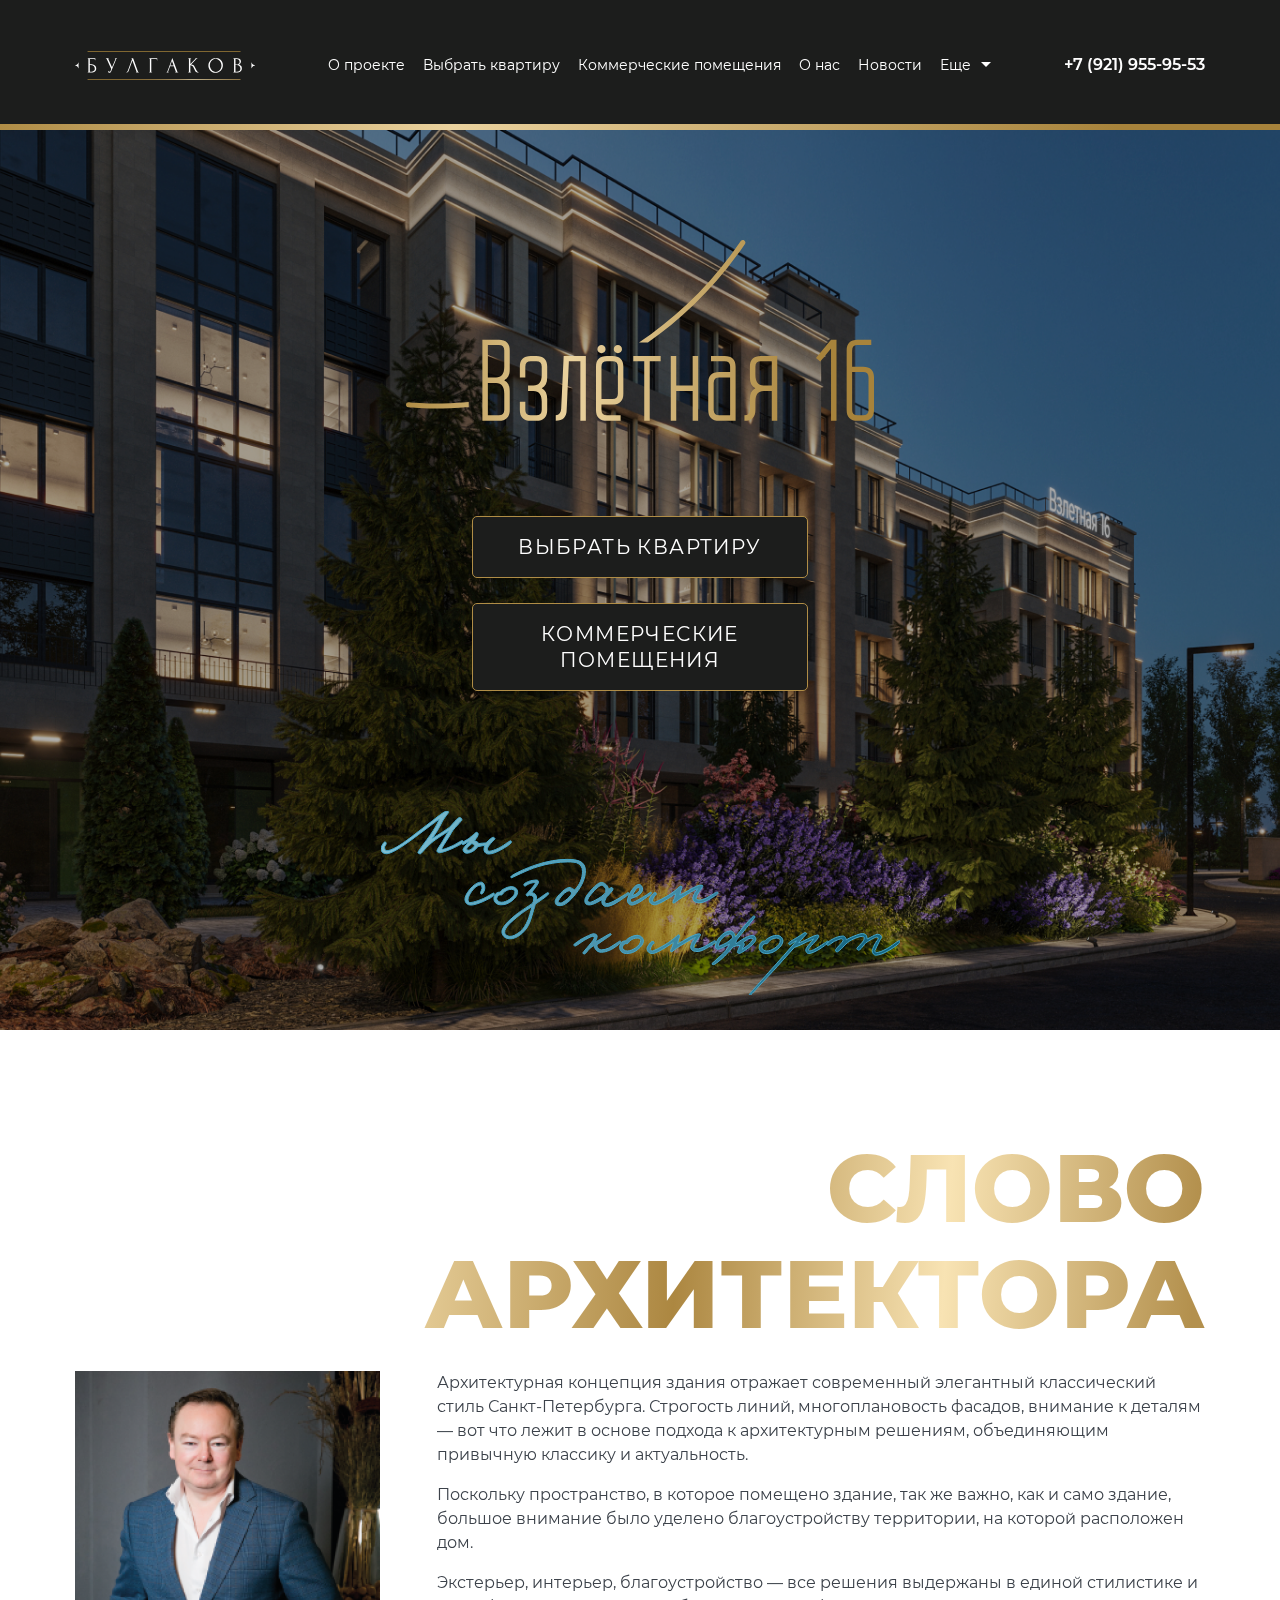
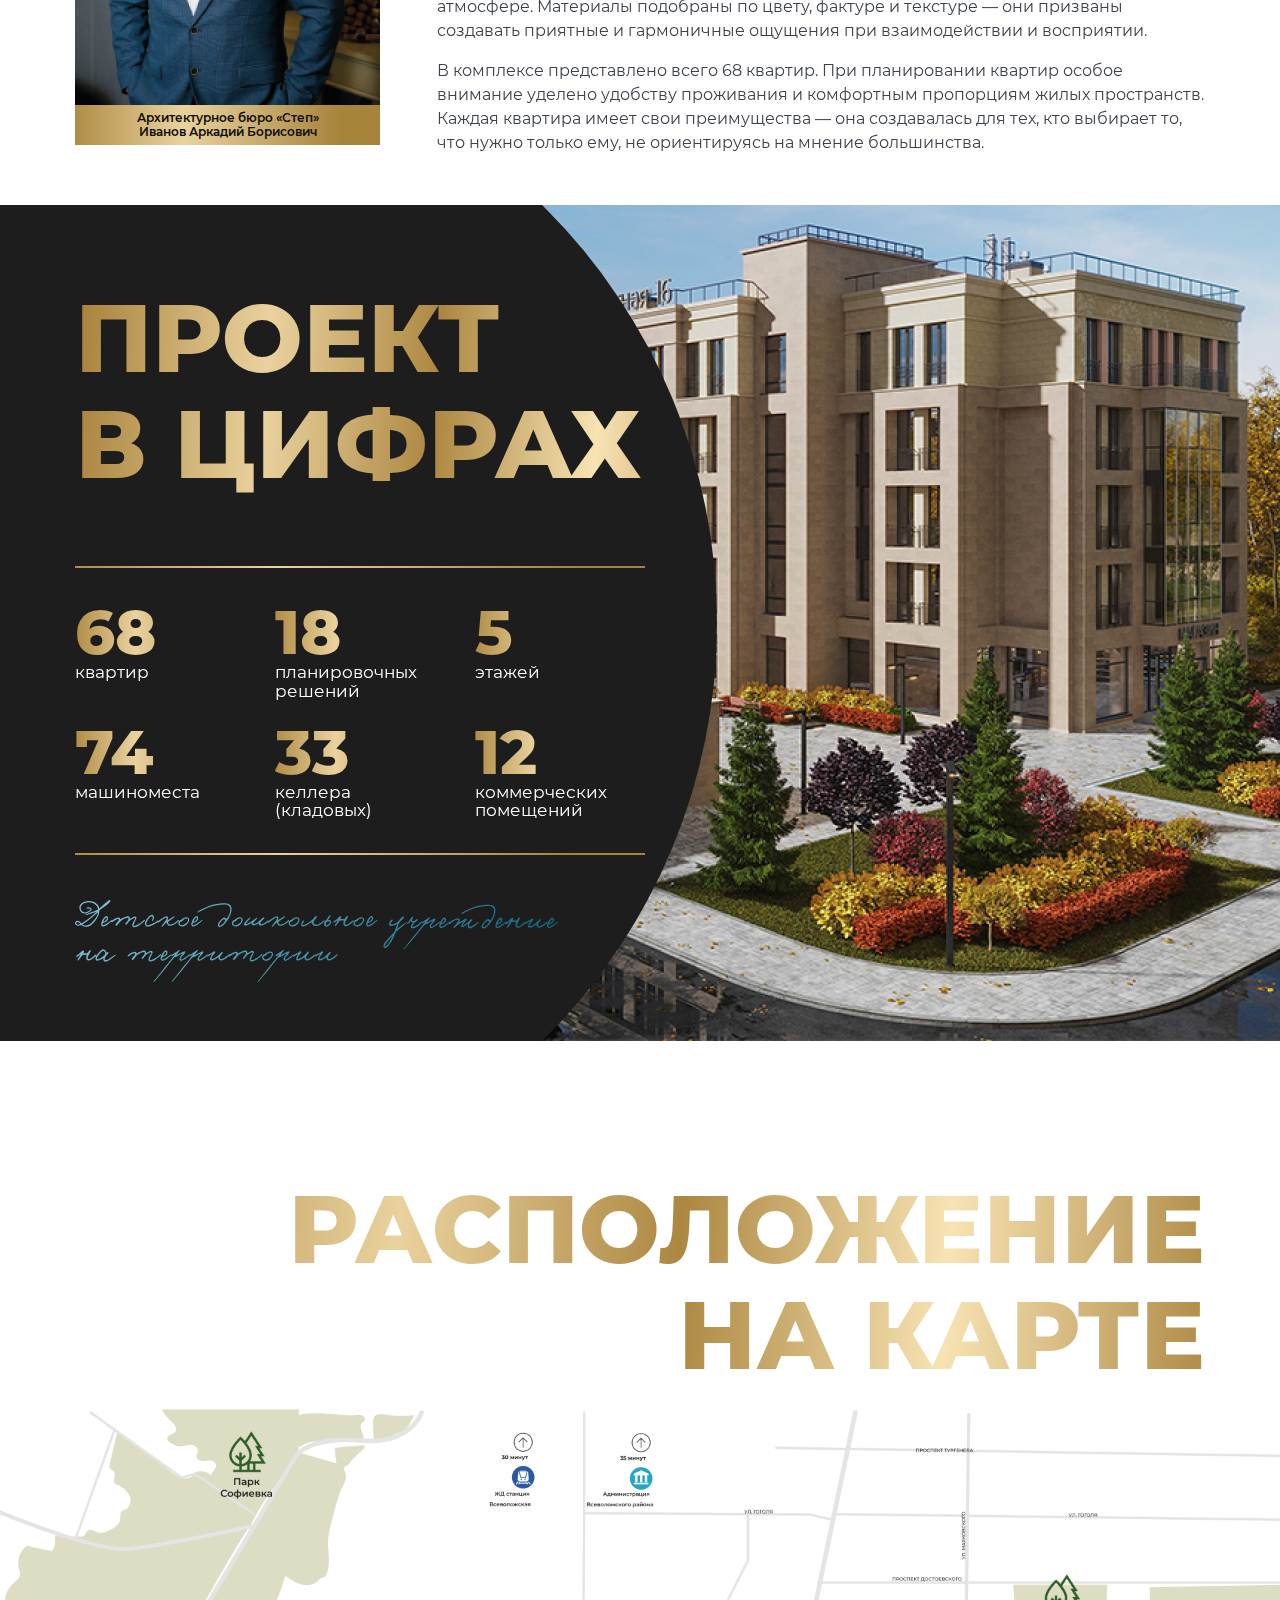
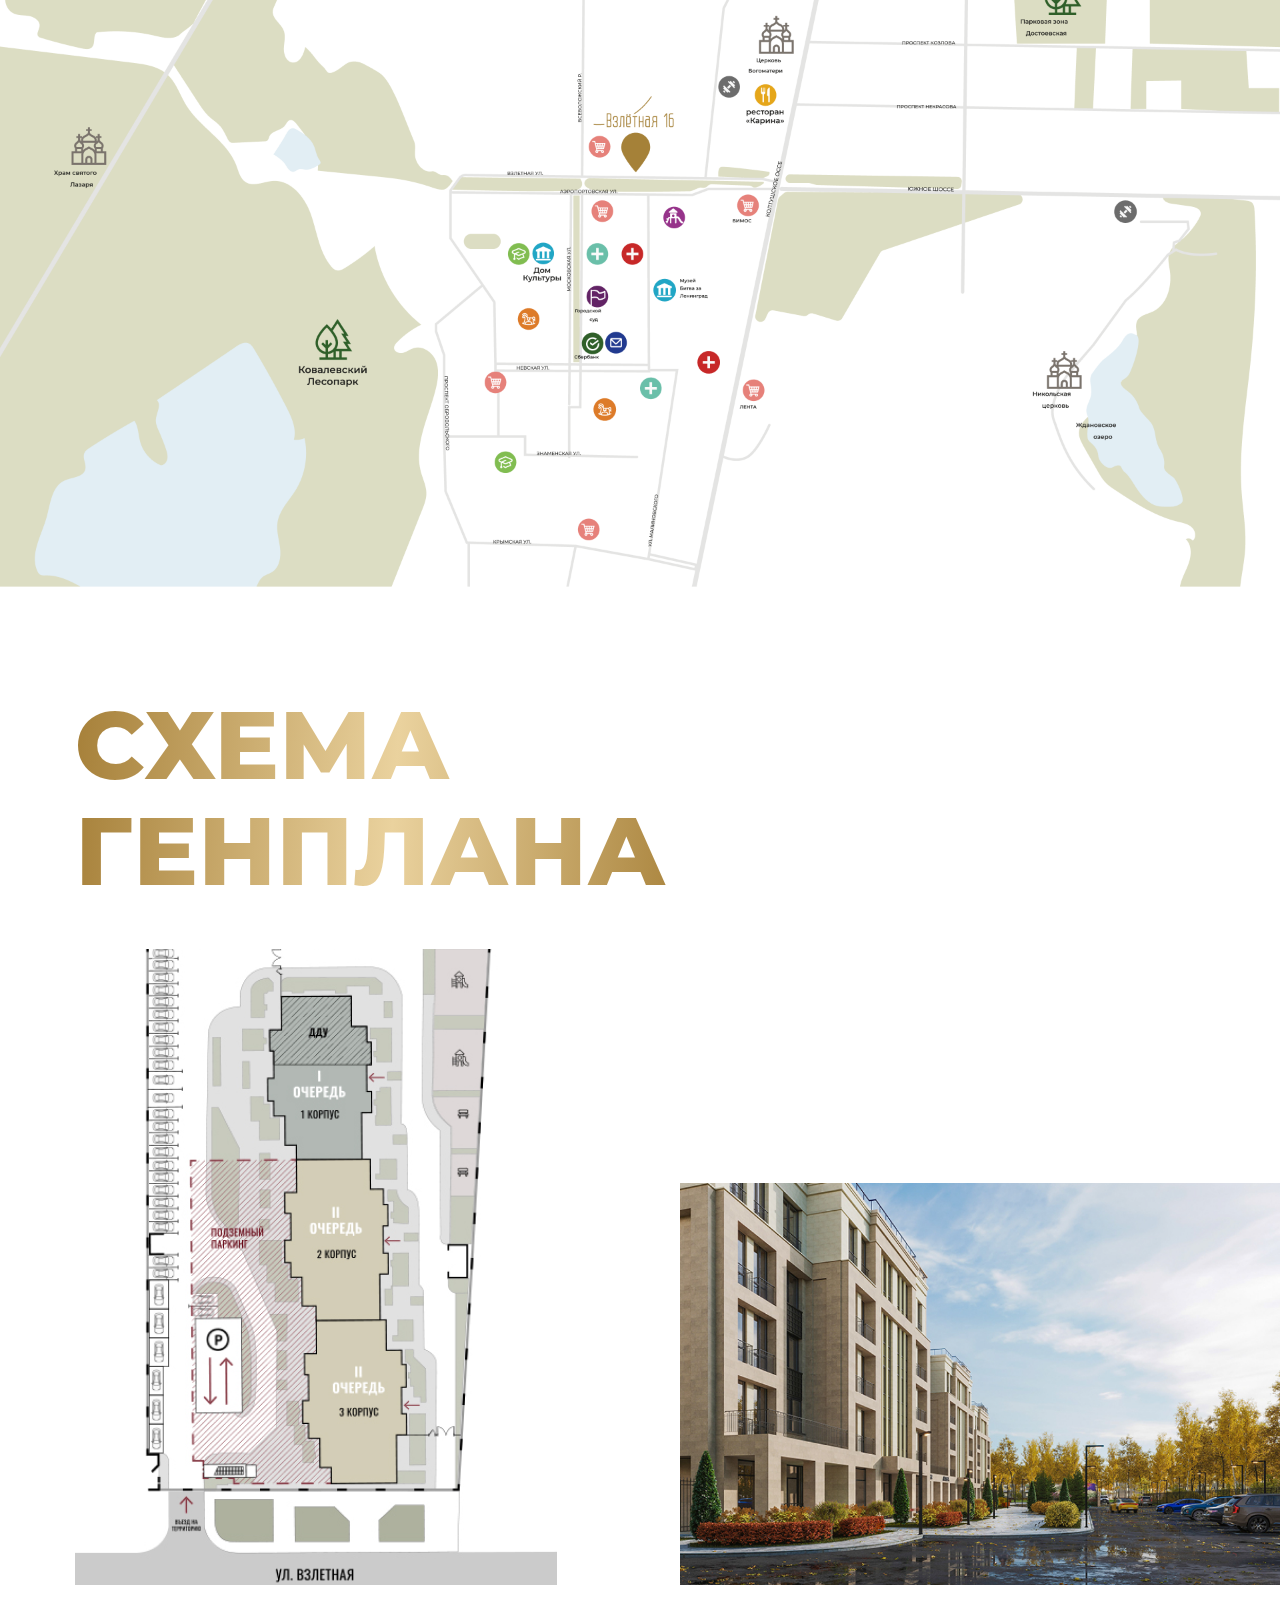
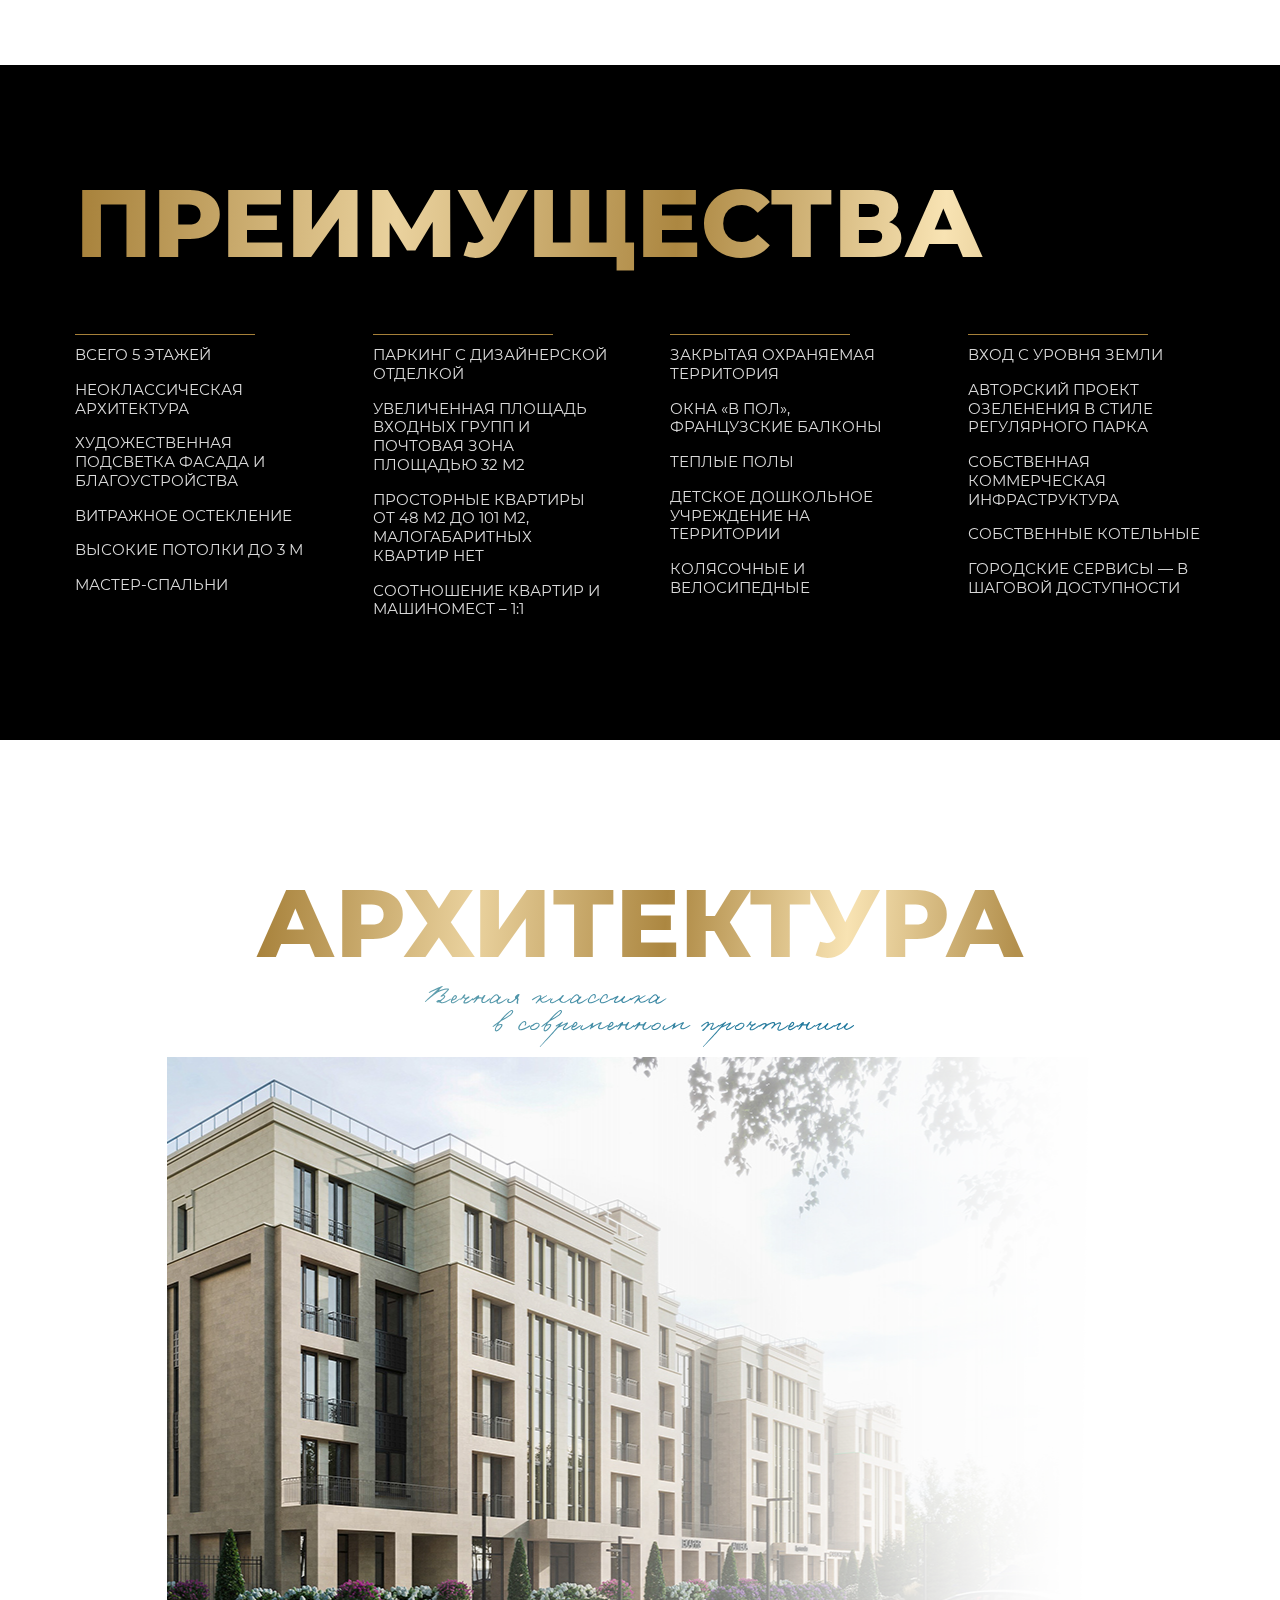
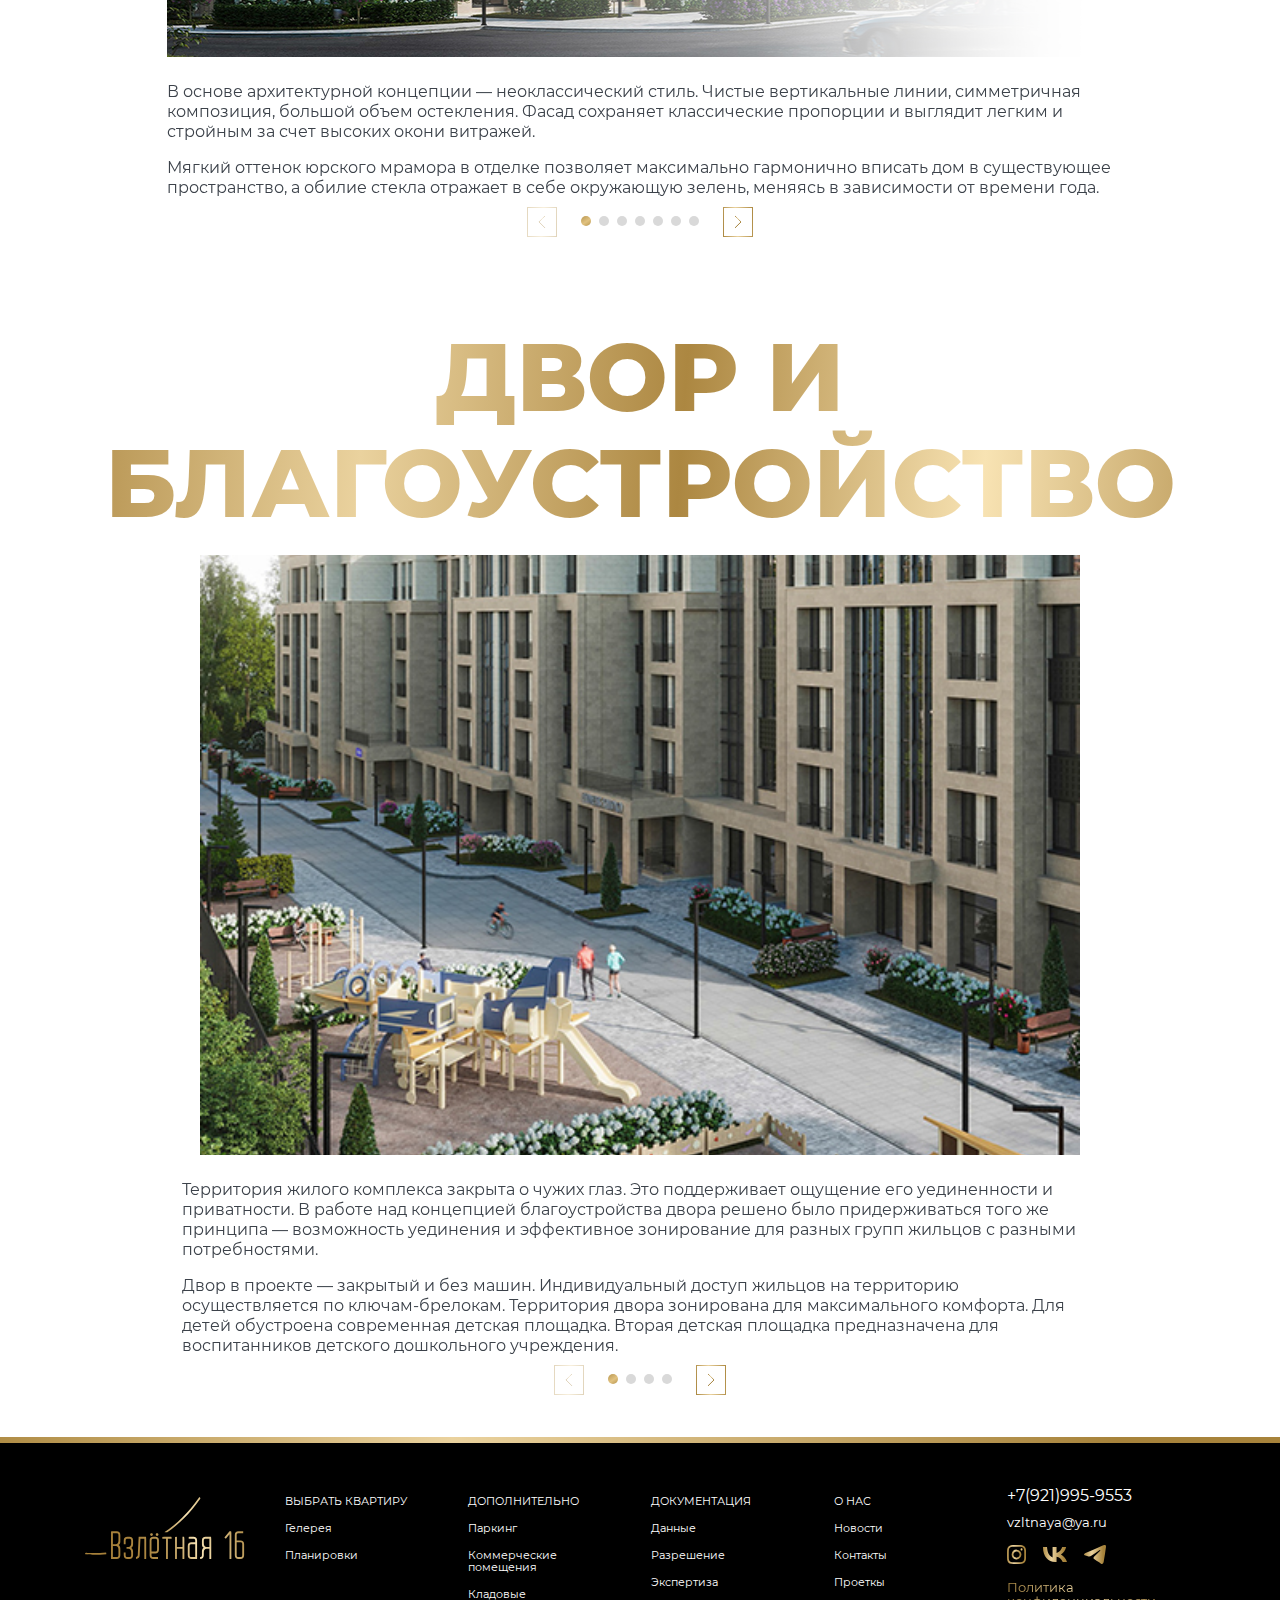
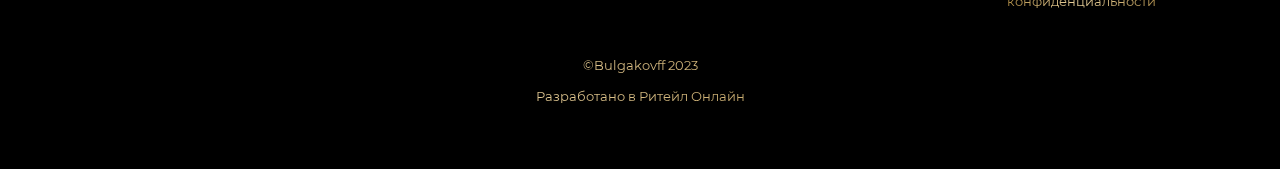
<file: index.html>
<!DOCTYPE html>
<html lang="ru">
<head>
    <meta charset="UTF-8">
    <meta name="viewport" content="width=device-width, initial-scale=1.0">
    <title>Взлётная 16</title>
    <link rel="stylesheet" href="https://cdn.jsdelivr.net/npm/swiper@11/swiper-bundle.min.css"/>
    <link rel="stylesheet" href="./css/bootstrap-reboot.min.css">
    <link rel="stylesheet" href="./css/fonts.css">
    <link rel="stylesheet" href="./css/main.css">
</head>
<body>
    <div class="content">
        <div class="main-menu">
            <div class="container">
                <div class="main-header-top">
                    <a href="./index.html" class="main-header-logo">
                        <img src="./img/main-logo.svg" alt="">
                    </a>
                    <ul class="main-header-nav">
                        <li>
                            <a href="./projects.html" class="main-header-nav-link">О проекте</a>
                        </li>
                        <li>
                            <a href="" class="main-header-nav-link">Выбрать квартиру</a>
                        </li>
                        <li>
                            <a href="./gallery.html" class="main-header-nav-link">Коммерческие помещения</a>
                        </li>
                        <li>
                            <a href="" class="main-header-nav-link">О нас</a>
                        </li>
                        <li>
                            <a href="./news.html" class="main-header-nav-link">Новости</a>
                        </li>
                        <li>
                            <a href="./premises.html" class="main-header-nav-link dropdown">Еще</a>
                        </li>
                    </ul>

                    <div class="main-header-nav-text">
                        <img src="./img/main-header/main-headernav-text.svg" alt="">
                    </div>

                    <a href="tel:+79219559553" class="main-header-tel">
                        +7 (921) 955-95-53
                    </a>
                    
                    <a href="" class="header-bnt-menu">
                        <svg xmlns="http://www.w3.org/2000/svg" width="25" height="23" viewBox="0 0 25 23" fill="none">
                            <path d="M1 1H24" stroke="white" stroke-width="1.12722" stroke-linecap="round" stroke-linejoin="round"/>
                            <path d="M1 11.3174H24" stroke="white" stroke-width="1.12722" stroke-linecap="round" stroke-linejoin="round"/>
                            <path d="M1 21.6348H24" stroke="white" stroke-width="1.12722" stroke-linecap="round" stroke-linejoin="round"/>
                          </svg>
                    </a>
    
    
                    <ul class="mobile-menu">
                        <div class="mobile-menu-close">
                            <?xml version="1.0"?><svg xmlns="http://www.w3.org/2000/svg" fill="currentColor" viewBox="0 0 30 30" width="90px" height="90px">    <path d="M 7 4 C 6.744125 4 6.4879687 4.0974687 6.2929688 4.2929688 L 4.2929688 6.2929688 C 3.9019687 6.6839688 3.9019687 7.3170313 4.2929688 7.7070312 L 11.585938 15 L 4.2929688 22.292969 C 3.9019687 22.683969 3.9019687 23.317031 4.2929688 23.707031 L 6.2929688 25.707031 C 6.6839688 26.098031 7.3170313 26.098031 7.7070312 25.707031 L 15 18.414062 L 22.292969 25.707031 C 22.682969 26.098031 23.317031 26.098031 23.707031 25.707031 L 25.707031 23.707031 C 26.098031 23.316031 26.098031 22.682969 25.707031 22.292969 L 18.414062 15 L 25.707031 7.7070312 C 26.098031 7.3170312 26.098031 6.6829688 25.707031 6.2929688 L 23.707031 4.2929688 C 23.316031 3.9019687 22.682969 3.9019687 22.292969 4.2929688 L 15 11.585938 L 7.7070312 4.2929688 C 7.5115312 4.0974687 7.255875 4 7 4 z"/></svg>
                        </div>
                        <li>
                            <a href="./projects.html" class="mobile-menu-link">О ПРОЕКТЕ</a>
                        </li>
                        <li>
                            <a href="" class="mobile-menu-link">ВЫБРАТЬ КВАРТИРУ</a>
                        </li>
                        <li>
                            <a href="./gallery.html" class="mobile-menu-link">Коммерческие помещения</a>
                        </li>
                        <li>
                            <a href="" class="mobile-menu-link">О НАС</a>
                        </li>
                        <li>
                            <a href="./news.html" class="mobile-menu-link">НОВОСТИ</a>
                        </li>
                        <li>
                            <a href="./premises.html" class="mobile-menu-link">ЕЩЁ</a>
                        </li>
                    </ul>
                </div>
            </div>
        </div>
        <section class="main-header">
            <div class="container">
                <div class="main-header-name-wrap">
                    <div class="main-header-name">
                        <img src="./img/main-header/name.svg" alt="">
                    </div>
                </div>

                <div class="header-btn-wrap">
                    <a href="" class="main-bnt w-336 anima-btn">
                        ВЫБРАТЬ КВАРТИРУ 
                    </a>
                    <a href="" class="main-bnt w-336 anima-btn">
                        коммерческие помещения
                    </a>
                </div>
    
                <div class="main-header-text">
                    <img class="desc" src="./img/main-header/main-text-blue.svg" alt="">
                    <img class="mob" src="./img/main-header/main-text-blue-mob.svg" alt="">
                </div>
            </div>
        </section>

        <section class="architect" id="first-scroll">
            <div class="container">
                <div class="title title-right">Слово<br> Архитектора</div>
                <div class="architect-wrap">
                    <div class="architect-img">
                        <div class="architect-img-descr-wrap">
                            <img src="./img/architect/architect-img.png" alt="">
                            <div class="architect-img-descr">Архитектурное бюро «Степ»<br> Иванов Аркадий Борисович</div>
                        </div>
                    </div>
                    <div class="architect-text">
                        <p>Архитектурная концепция здания отражает современный элегантный классический стиль Санкт-Петербурга. Строгость линий, многоплановость фасадов, внимание к деталям — вот что лежит в основе подхода к архитектурным решениям, объединяющим привычную классику и актуальность.</p>
                        <p>Поскольку пространство, в которое помещено здание, так же важно, как и само здание, большое внимание было уделено благоустройству территории, на которой расположен дом.</p>
                        <p>Экстерьер, интерьер, благоустройство — все решения выдержаны в единой стилистике и атмосфере. Материалы подобраны по цвету, фактуре и текстуре — они призваны создавать приятные и гармоничные ощущения при взаимодействии и восприятии.</p>
                        <p>В комплексе представлено всего 68 квартир. При планировании квартир особое внимание уделено удобству проживания и комфортным пропорциям жилых пространств. Каждая квартира имеет свои преимущества — она создавалась для тех, кто выбирает то, что нужно только ему, не ориентируясь на мнение большинства.</p>
                    </div>
                </div>
            </div>
        </section>

        <div class="content-wrap">
            <section class="numbers">
                <div class="container">
                    <div class="numbers-wrap">
                        <div class="numbers-left">
                            <div class="numbers-info-circle"></div>
                            <div class="numbers-info-wrap">
                                <div class="title">Проект<br> в цифрах</div>
                                <div class="numbers-info">
                                    <div class="numbers-info-item">
                                        <div class="numbers-info-num">68</div>
                                        <div class="numbers-info-text">квартир</div>
                                    </div>
                                    <div class="numbers-info-item">
                                        <div class="numbers-info-num">18</div>
                                        <div class="numbers-info-text">планировочных решений</div>
                                    </div>
                                    <div class="numbers-info-item">
                                        <div class="numbers-info-num">5</div>
                                        <div class="numbers-info-text">этажей</div>
                                    </div>
                                    <div class="numbers-info-item">
                                        <div class="numbers-info-num">74</div>
                                        <div class="numbers-info-text">машиноместа</div>
                                    </div>
                                    <div class="numbers-info-item">
                                        <div class="numbers-info-num">33</div>
                                        <div class="numbers-info-text">келлера (кладовых)</div>
                                    </div>
                                    <div class="numbers-info-item">
                                        <div class="numbers-info-num">12</div>
                                        <div class="numbers-info-text">коммерческих помещений</div>
                                    </div>
                                </div>
                                <div class="numbers-info-img">
                                    <img class="desc" src="./img/numbers/numbers-text.svg" alt="">
                                    <img class="mob" src="./img/numbers/numbers-text-mob.svg" alt="">
                                </div>
                            </div>
                        </div>
                        <div class="numbers-right">
                            <div class="numbers-right-img">
                                <img src="./img/numbers/numbers-main.png" alt="">
                            </div>
                        </div>
                    </div>
                </div>
            </section>
        </div>

        <section class="location-map">
            <div class="container">
                <div class="title title-right">Расположение <span class="text-inline">на карте</span></div>
            </div>
            <div class="location-map-img">
                <img src="./img/location-map/numbers-main.png" alt="">
            </div>
        </section>

        <div class="content-wrap">
            <section class="plan-diagram">
                <div class="container">
                    <div class="title">Схема<br> генплана</div>
                    <div class="plan-diagram-wrap">
                        <div class="plan-diagram-img-left">
                            <img src="./img/plan-diagram/plan-diagram-one.png" alt="">
                        </div>
                        <div class="plan-diagram-img-right">
                            <img src="./img/plan-diagram/plan-diagram-two.png" alt="">
                        </div>
                    </div>
                </div>
            </section>
        </div>

        <section class="advantages">
            <div class="container">
                <div class="title">Преимущества</div>
                <div class="advantages-wrap">
                    <div class="advantages-item">
                        <p>Всего 5 этажей</p>
                        <p>Неоклассическая архитектура</p>
                        <p>Художественная подсветка Фасада и благоустройства</p>
                        <p>Витражное остекление</p>
                        <p>Высокие потолки до 3 м</p>
                        <p>Мастер-спальни</p>
                    </div>
                    <div class="advantages-item">
                        <p>Паркинг с дизайнерской Отделкой</p>
                        <p>Увеличенная площадь Входных групп и почтовая Зона площадью 32 м2</p>
                        <p>Просторные квартиры от 48 М2 до 101 м2, малогабаритных Квартир нет</p>
                        <p>Соотношение квартир И машиномест – 1:1</p>
                    </div>
                    <div class="advantages-item">
                        <p>Закрытая охраняемая Территория</p>
                        <p>Окна «в пол», французские Балконы</p>
                        <p>Теплые полы</p>
                        <p>Детское дошкольное Учреждение на территории</p>
                        <p>Колясочные и велосипедные</p>
                    </div>
                    <div class="advantages-item">
                        <p>Вход с уровня земли</p>
                        <p>Авторский проект Озеленения в стиле Регулярного парка</p>
                        <p>Собственная коммерческая Инфраструктура</p>
                        <p>Собственные котельные</p>
                        <p>Городские сервисы — В шаговой доступности</p>
                    </div>
                </div>
            </div>
        </section>

        <div class="content-wrap pt105">
            <div class="architect-slider swiper">
                <div class="architect-slider-wrap swiper-wrapper">
                    <div class="architect-slider-item swiper-slide">
                        <div class="architect-slider-mob-top">
                            <div class="title">АРХИТЕКТУРА</div>
                            <div class="architect-slider-text-img mob">
                                <img src="./img/architect-slider/architect-slider-text.svg" alt="">
                            </div>
                        </div>
                        <div class="architect-slider-img">
                            <img src="./img/architect-slider/architect-slider-1.png" alt="">
                        </div>
                        <div class="architect-slider-text">
                            <div class="title desc title-slider">АРХИТЕКТУРА</div>
                            <p>В основе архитектурной концепции — неоклассический стиль. Чистые вертикальные линии, симметричная композиция, большой объем остекления. Фасад сохраняет классические пропорции и выглядит легким и стройным за счет высоких окони витражей.</p>
                            <p>Мягкий оттенок юрского мрамора в отделке позволяет максимально гармонично вписать дом в существующее пространство, а обилие стекла отражает в себе окружающую зелень, меняясь в зависимости от времени года.</p>
                            <div class="architect-slider-text-img">
                                <img src="./img/architect-slider/architect-slider-text.svg" alt="">
                            </div>
                        </div>
                    </div>
                    <div class="architect-slider-item swiper-slide">
                        <div class="architect-slider-mob-top">
                            <div class="title">ФАСАДЫ</div>
                            <div class="architect-slider-text-img mob">
                                <img src="./img/architect-slider/architect-slider-text.svg" alt="">
                            </div>
                        </div>
                        <div class="architect-slider-img">
                            <img src="./img/architect-slider/fasad.png" alt="">
                        </div>
                        <div class="architect-slider-text">
                            <div class="title desc title-slider">ФАСАДЫ</div>
                            <p>Фасад представляет собой навесную вентилируемую систему с утеплителем толщиной 150 мм. Данная система проверена временем и зарекомендовала себя как одна из самых теплых и надежных. В отделке — высококачественный керамогранит различного оттенка и текстуры натурального юрского мрамора. Это — классическое цветовое решение для данного архитектурного стиля, которое отсылает к выдающимся зданиям всеми любимой эпохи сталинского ампира. Кроме того, хороший керамогранит не только эстетичен, но и прост и надежен в уходе — он не потребует дополнительных затрат во время эксплуатации.</p>
                            <div class="architect-slider-text-img">
                                <img src="./img/architect-slider/architect-slider-text.svg" alt="">
                            </div>
                        </div>
                    </div>
                    <div class="architect-slider-item swiper-slide">
                        <div class="architect-slider-mob-top">
                            <div class="title">ВИТРАЖНОЕ ОСТЕКЛЕНЕНИ</div>
                            <div class="architect-slider-text-img mob">
                                <img src="./img/architect-slider/architect-slider-text.svg" alt="">
                            </div>
                        </div>
                        <div class="architect-slider-img">
                            <img src="./img/architect-slider/vitraj.png" alt="">
                        </div>
                        <div class="architect-slider-text">
                            <div class="title desc title-slider">ВИТРАЖНОЕ ОСТЕКЛЕНЕНИ</div>
                            <p>В доме применяется большое количество витражного остекления. Для их реализации используется алюминиевый профиль. Витражи придают дому красоту, лёгкость и обеспечивают дополнительную инсоляцию для жителей. В северном климате, где естественный солнечный цвет — это ценность, витражи обеспечат его максимальное присутствие в квартирах.</p>
                            <div class="architect-slider-text-img">
                                <img src="./img/architect-slider/architect-slider-text.svg" alt="">
                            </div>
                        </div>
                    </div>
                    <div class="architect-slider-item swiper-slide">
                        <div class="architect-slider-mob-top">
                            <div class="title">ФРАНЦУЗСКИЕ БАЛКОНЫ</div>
                            <div class="architect-slider-text-img mob">
                                <img src="./img/architect-slider/architect-slider-text.svg" alt="">
                            </div>
                        </div>
                        <div class="architect-slider-img">
                            <img src="./img/architect-slider/fasad.png" alt="">
                        </div>
                        <div class="architect-slider-text">
                            <div class="title desc title-slider">ФРАНЦУЗСКИЕ БАЛКОНЫ</div>
                            <p>Еще больше воздуха и света обеспечивают французские балконы открытого типа в квартирах – новый стандарт комфортного жилья высокого качества. Такие решения всегда придают дополнительную ценность и цену вашей недвижимости. Французские балконы в сочетании с высокими потолками позволяют будущим жильцам выбрать совершенно уникальные интерьерные решения, воплотив в реальность мечту о романтическом шике французской спальни с колышущимися от ветра легкими занавесками перед распахнутыми балконными створками «в пол».</p>
                            <div class="architect-slider-text-img">
                                <img src="./img/architect-slider/architect-slider-text.svg" alt="">
                            </div>
                        </div>
                    </div>
                    <div class="architect-slider-item swiper-slide">
                        <div class="architect-slider-mob-top">
                            <div class="title">АРХИТЕКТУРНАЯ ПОДСВЕТКА</div>
                            <div class="architect-slider-text-img mob">
                                <img src="./img/architect-slider/architect-slider-text.svg" alt="">
                            </div>
                        </div>
                        <div class="architect-slider-img">
                            <img src="./img/architect-slider/podsvetka.png" alt="">
                        </div>
                        <div class="architect-slider-text">
                            <div class="title desc title-slider">АРХИТЕКТУРНАЯ ПОДСВЕТКА</div>
                            <p>Ваш дом всегда должен выглядеть эстетично. В темное время суток этому способствует архитектурная подсветка, способная сразу выделить проект из десятков других, раскрыв новые формы привычного силуэта за счет игры света и тени. Подсветка придает фасадам дополнительную глубину и объем, меняя весь образ дома целиком, но сохраняя его классические пропорции и красоту. </p>
                            <div class="architect-slider-text-img">
                                <img src="./img/architect-slider/architect-slider-text.svg" alt="">
                            </div>
                        </div>
                    </div>
                    <div class="architect-slider-item swiper-slide">
                        <div class="architect-slider-mob-top">
                            <div class="title">ВХОДНЫЕ ГРУППЫ</div>
                            <div class="architect-slider-text-img mob">
                                <img src="./img/architect-slider/architect-slider-text.svg" alt="">
                            </div>
                        </div>
                        <div class="architect-slider-img">
                            <img src="./img/architect-slider/vhodnaya.jpg" alt="">
                        </div>
                        <div class="architect-slider-text">
                            <div class="title desc title-slider">ВХОДНЫЕ ГРУППЫ</div>
                            <p>Ваш дом всегда должен выглядеть эстетично. В темное время суток этому способствует архитектурная подсветка, способная сразу выделить проект из десятков других, раскрыв новые формы привычного силуэта за счет игры света и тени. Подсветка придает фасадам дополнительную глубину и объем, меняя весь образ дома целиком, но сохраняя его классические пропорции и красоту. </p>
                            <div class="architect-slider-text-img">
                                <img src="./img/architect-slider/architect-slider-text.svg" alt="">
                            </div>
                        </div>
                    </div>
                    <div class="architect-slider-item swiper-slide">
                        <div class="architect-slider-mob-top">
                            <div class="title">Этаж бизнес-класса</div>
                            <div class="architect-slider-text-img mob">
                                <img src="./img/architect-slider/architect-slider-text.svg" alt="">
                            </div>
                        </div>
                        <div class="architect-slider-img">
                            <img src="./img/architect-slider/busines-class.jpg" alt="">
                        </div>
                        <div class="architect-slider-text">
                            <div class="title desc title-slider">бизнес-класс</div>
                            <p>На пятом этаже высота потолков увеличена и достигает 3 метров. Это позволяет выделить квартиры, расположенные на этих этажах, в отдельный пул, соответствующий стандартам квартир бизнес-класса.</p>
                            <p>Данное решение делает выбор еще более разнообразным и подходит для тех, кому необходимо еще больше света, воздуха и пространства в доме.</p>
                            <div class="architect-slider-text-img">
                                <img src="./img/architect-slider/architect-slider-text.svg" alt="">
                            </div>
                        </div>
                    </div>
                </div>
                <div class="architect-slider-btn-wrap">
                    <div class="swiper-pagination"></div>
                    <div class="swiper-button-prev"></div>
                    <div class="swiper-button-next"></div>
                </div>
            </div>
        </div>

        <div class="content-wrap pt20">
            <div class="iandscaping swiper">
                <div class="iandscaping-slider-wrap swiper-wrapper">
                    <div class="iandscaping-slider-item swiper-slide">
                        <div class="iandscaping-slider-mob-top">
                            <div class="title title-iandscaping">ДВОР И БЛАГОУСТРОЙСТВО</div>
                        </div>
                        <div class="iandscaping-slider-text">
                            <div class="title desc title-slider row-2">ДВОР И БЛАГОУСТРОЙСТВО</div>
                            <p>Территория жилого комплекса закрыта о чужих глаз. Это поддерживает ощущение его уединенности и приватности. В работе над концепцией благоустройства двора решено было придерживаться того же принципа — возможность уединения и эффективное зонирование для разных групп жильцов с разными потребностями.</p>
                            <p>Двор в проекте — закрытый и без машин. Индивидуальный доступ жильцов на территорию осуществляется по ключам-брелокам. Территория двора зонирована для максимального комфорта. Для детей обустроена современная детская площадка. Вторая детская площадка предназначена для воспитанников детского дошкольного учреждения.</p>
                        </div>
                        <div class="iandscaping-slider-img">
                            <img src="./img/iandscaping/iandscaping.png" alt="">
                        </div>
                    </div>
                    <div class="iandscaping-slider-item swiper-slide">
                        <div class="iandscaping-slider-mob-top">
                            <div class="title title-iandscaping">ОЗЕЛЕНЕНИЕ</div>
                        </div>
                        <div class="iandscaping-slider-text">
                            <div class="title desc title-slider row-1">ОЗЕЛЕНЕНИЕ</div>
                            <p>Ландшафтный дизайн в проекте «Взлетная, 16» вдохновлен стилем французского парка. Геометричные изгороди, плотный изумрудный газон, формированные растения на штамбе — это все отсылка к регулярному стилю Версаля. А обилие и многообразие красок напоминает о цветущих оазисах юга Франции. </p>
                            <p>Растения подобраны по принципу непрерывно цветущего сада, который не требователен в уходе – это немаловажно в условиях северной природы. Здесь всеми любимая лаванда соседствует с группой многолетних трав, живописно высаженных в цветнике, который полностью скрывает въезд в подземный паркинг. Цветник, как главная акцентная зона двора, сочетает в себе легкие полевые травы и воздушные злаки. </p>
                            <p>Цветение во дворе начинается с нежной ароматной сирени весной и заканчивается королевой осени гортензией — в каждом уголке есть, чем любоваться!</p>
                        </div>
                        <div class="iandscaping-slider-img">
                            <img src="./img/iandscaping/ozelenenie.png" alt="">
                        </div>
                    </div>
                    <div class="iandscaping-slider-item swiper-slide">
                        <div class="iandscaping-slider-mob-top">
                            <div class="title title-iandscaping">ДЕНДРОПЛАН</div>
                        </div>
                        <div class="iandscaping-slider-text">
                            <div class="title desc title-slider row-1">ДЕНДРОПЛАН</div>
                            <p>Ландшафтный дизайн в проекте «Взлетная, 16» вдохновлен стилем французского парка. Геометричные изгороди, плотный изумрудный газон, формированные растения на штамбе — это все отсылка к регулярному стилю Версаля. А обилие и многообразие красок напоминает о цветущих оазисах юга Франции. </p>
                            <p>Растения подобраны по принципу непрерывно цветущего сада, который не требователен в уходе – это немаловажно в условиях северной природы. Здесь всеми любимая лаванда соседствует с группой многолетних трав, живописно высаженных в цветнике, который полностью скрывает въезд в подземный паркинг. Цветник, как главная акцентная зона двора, сочетает в себе легкие полевые травы и воздушные злаки. </p>
                        </div>
                        <div class="iandscaping-slider-img">
                            <img src="./img/iandscaping/dendro-plan.png" alt="">
                        </div>
                    </div>
                    <div class="iandscaping-slider-item swiper-slide">
                        <div class="iandscaping-slider-mob-top">
                            <div class="title title-iandscaping">СХЕМА МОЩЕНИЯ</div>
                        </div>
                        <div class="iandscaping-slider-text">
                            <div class="title desc title-slider row-2">СХЕМА МОЩЕНИЯ</div>
                            <p>Ландшафтный дизайн в проекте «Взлетная, 16» вдохновлен стилем французского парка. Геометричные изгороди, плотный изумрудный газон, формированные растения на штамбе — это все отсылка к регулярному стилю Версаля. А обилие и многообразие красок напоминает о цветущих оазисах юга Франции. </p>
                            <p>Растения подобраны по принципу непрерывно цветущего сада, который не требователен в уходе – это немаловажно в условиях северной природы. Здесь всеми любимая лаванда соседствует с группой многолетних трав, живописно высаженных в цветнике, который полностью скрывает въезд в подземный паркинг. Цветник, как главная акцентная зона двора, сочетает в себе легкие полевые травы и воздушные злаки. </p>
                        </div>
                        <div class="iandscaping-slider-img">
                            <img src="./img/iandscaping/moshenie.jpg" alt="">
                        </div>
                    </div>
                </div>
                <div class="iandscaping-slider-btn-wrap">
                    <div class="swiper-pagination"></div>
                    <div class="swiper-button-prev"></div>
                    <div class="swiper-button-next"></div>
                </div>
            </div>
        </div>

        <section class="footer">
            <div class="container">
                <div class="footer-top">
                    <a href="/" class="footer-logo">
                        <img src="./img/footer-logo.svg" alt="">
                    </a>
                    <div class="footer-menu">
                        <div class="footer-menu-list">
                            <a href="" class="footer-menu-title">Выбрать квартиру</a>
                            <a href="" class="footer-menu-item">Гелерея</a>
                            <a href="" class="footer-menu-item">Планировки</a>
                        </div>
                        <div class="footer-menu-list">
                            <a href="" class="footer-menu-title">Дополнительно</a>
                            <a href="" class="footer-menu-item">Паркинг</a>
                            <a href="" class="footer-menu-item">Коммерческие помещения</a>
                            <a href="" class="footer-menu-item">Кладовые</a>
                        </div>
                        <div class="footer-menu-list">
                            <a href="" class="footer-menu-title">Документация</a>
                            <a href="" class="footer-menu-item">Данные</a>
                            <a href="" class="footer-menu-item">Разрешение</a>
                            <a href="" class="footer-menu-item">Экспертиза</a>
                        </div>
                        <div class="footer-menu-list">
                            <a href="" class="footer-menu-title">О нас</a>
                            <a href="" class="footer-menu-item">Новости</a>
                            <a href="" class="footer-menu-item">Контакты</a>
                            <a href="" class="footer-menu-item">Проеткы</a>
                        </div>
                    </div>
                    <div class="footer-contacts">
                        <div class="footer-contacts-wrap-links">
                            <a href="tel:+79219959553" class="footer-contacts-tel">+7(921)995-9553</a>
                            <a href="mailto:Vzltnaya@ya.ru" class="footer-contacts-email">vzltnaya@ya.ru</a>
                        </div>
                        <div class="footer-contacts-social">
                            <a href="" class="footer-contacts-sicial-item">
                                <img src="./img/inst-icon.svg" alt="">
                            </a>
                            <a href="" class="footer-contacts-sicial-item">
                                <img src="./img/vk-icon.svg" alt="">
                            </a>
                            <a href="" class="footer-contacts-sicial-item">
                                <img src="./img/th-icon.svg" alt="">
                            </a>
                        </div>
                        <div class="footer-contacts-politic desc">Политика конфиденциальности</div>
                    </div>
                </div>
                <div class="footer-ritail">
                    <p class="footer-contacts-politic mob">Политика конфиденциальности</p>
                    <p>©Bulgakovff 2023</p>
                    <p>Разработано в Ритейл Онлайн</p>
                </div>
            </div>
        </section>
    </div>


    
    <script src="./js/jquery-3.7.1.min.js"></script>
    <script src="https://cdn.jsdelivr.net/npm/swiper@11/swiper-bundle.min.js"></script>
    <script src="./js/main.js"></script>
</body>
</html>
</file>
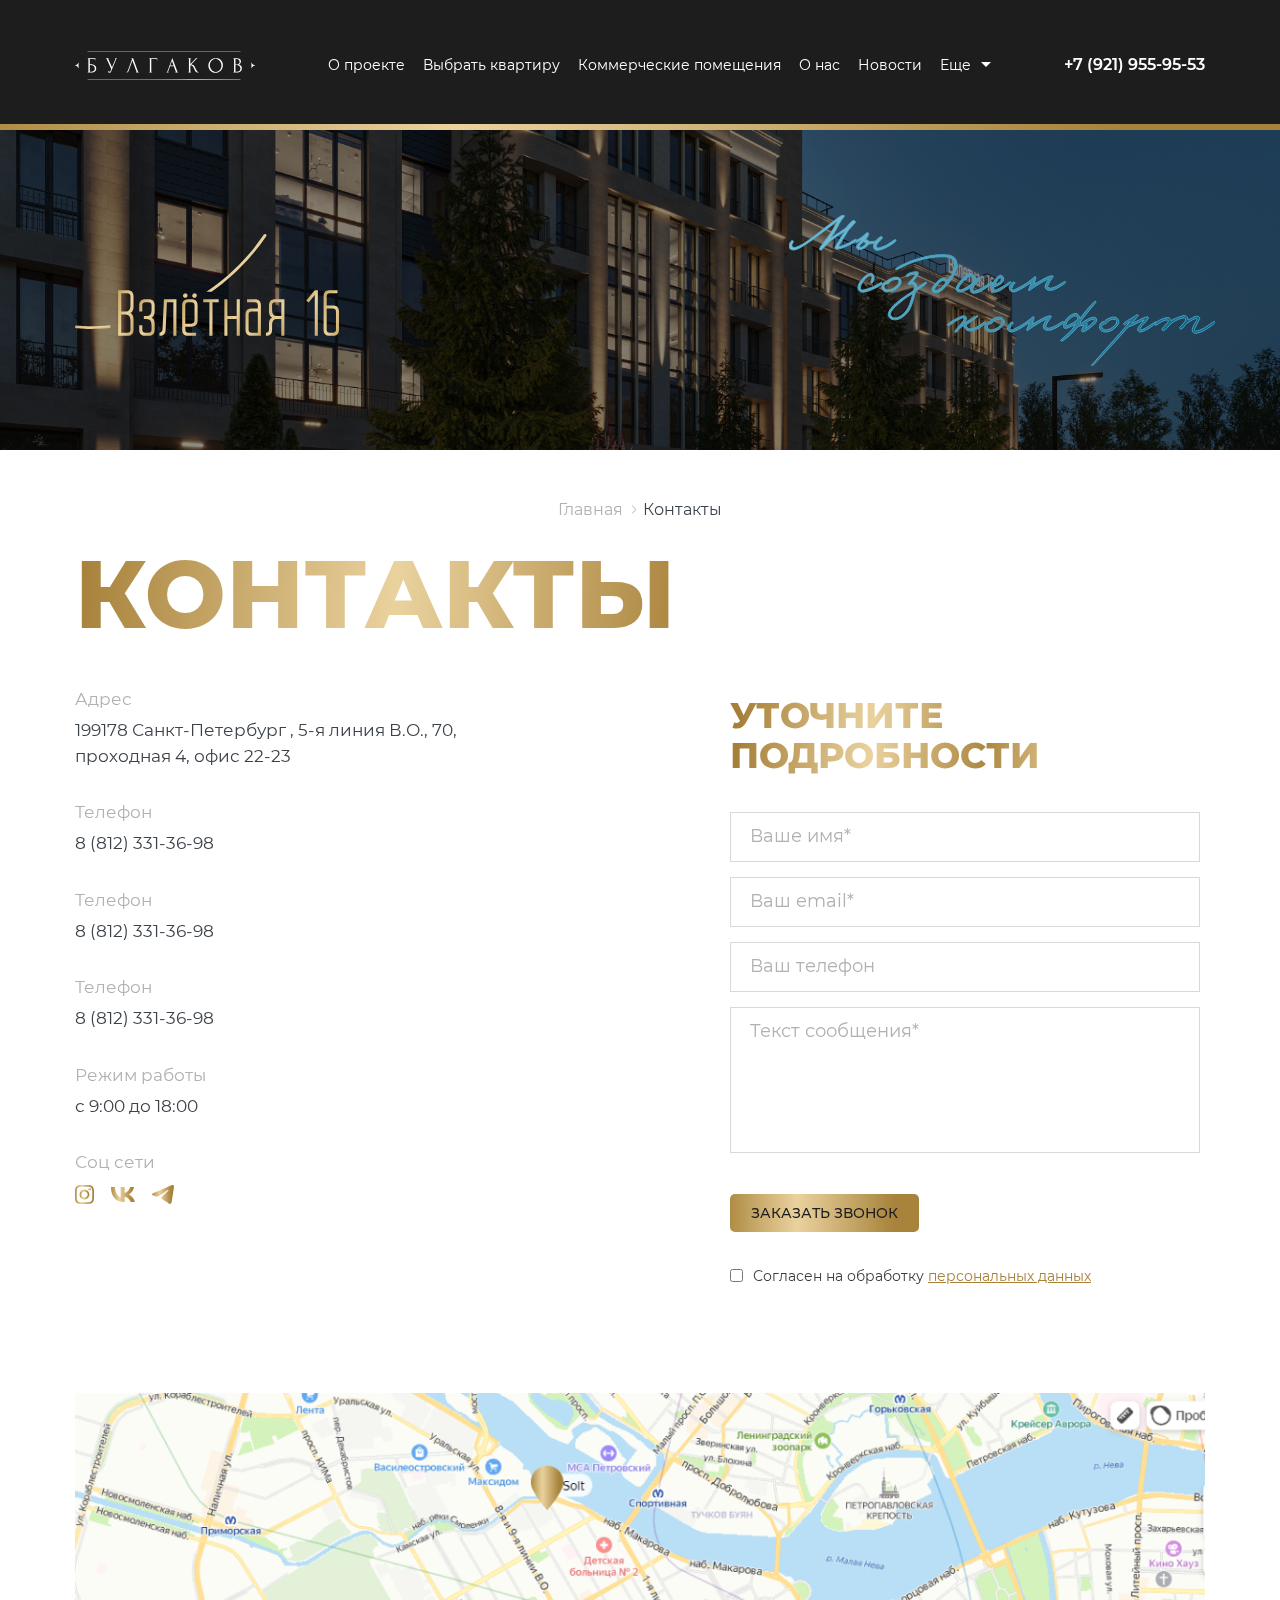
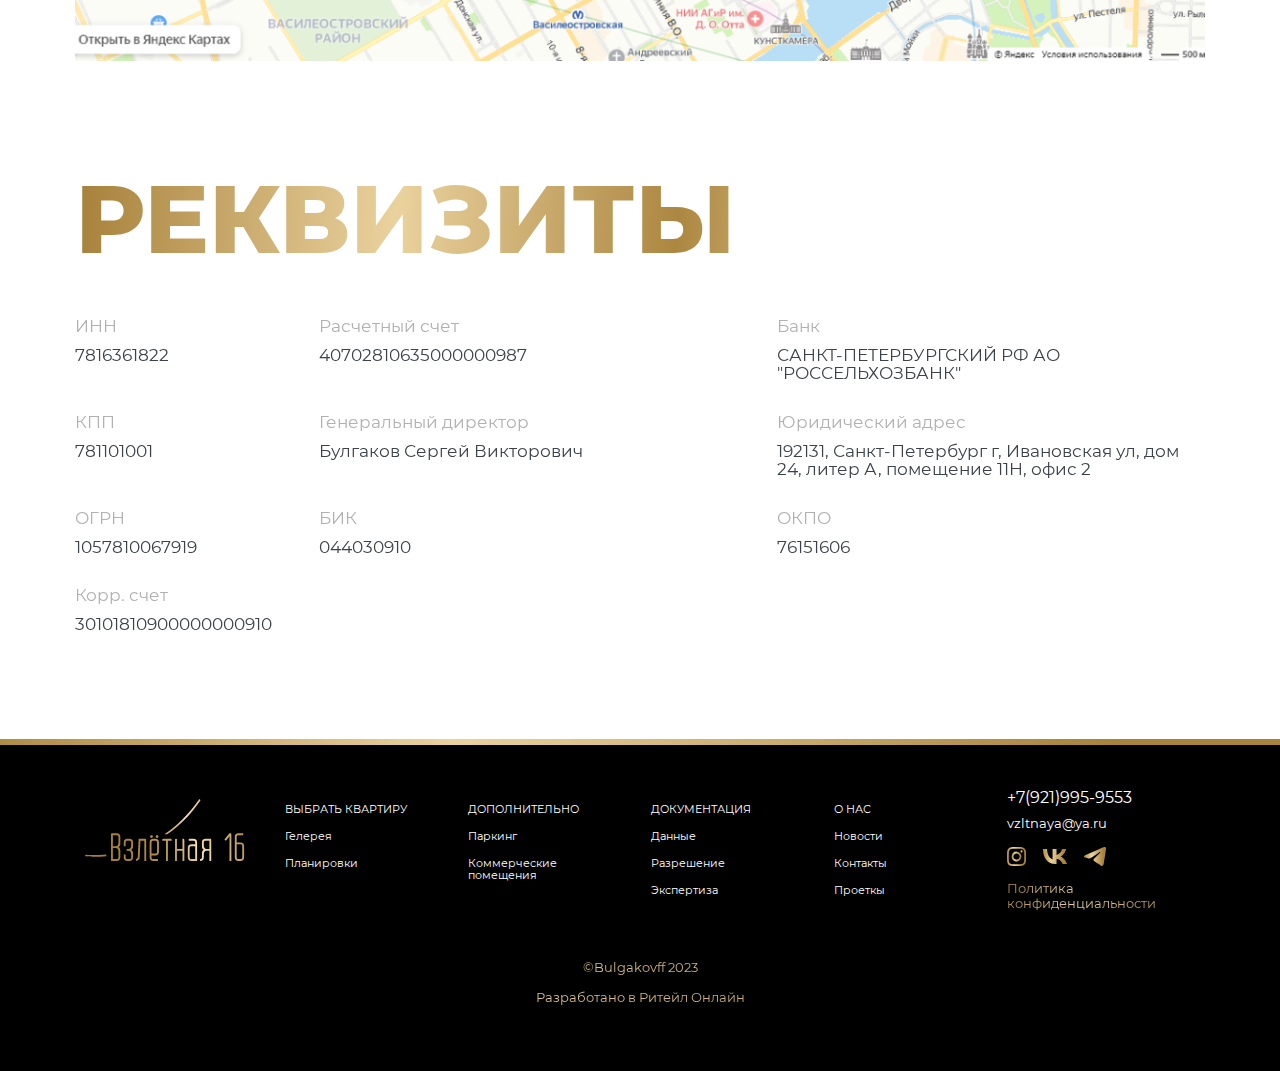
<file: contacts.html>
<!DOCTYPE html>
<html lang="ru">
<head>
    <meta charset="UTF-8">
    <meta name="viewport" content="width=device-width, initial-scale=1.0">
    <title>Контакты</title>
    <link rel="stylesheet" href="https://cdn.jsdelivr.net/npm/swiper@11/swiper-bundle.min.css"/>
    <link rel="stylesheet" href="./css/bootstrap-reboot.min.css">
    <link rel="stylesheet" href="./css/fonts.css">
    <link rel="stylesheet" href="./css/main.css">
</head>
<body>
    <div class="content">
        <div class="main-menu">
            <div class="container">
                <div class="main-header-top">
                    <a href="./index.html" class="main-header-logo">
                        <img src="./img/main-logo.svg" alt="">
                    </a>
                    <ul class="main-header-nav">
                        <li>
                            <a href="./projects.html" class="main-header-nav-link">О проекте</a>
                        </li>
                        <li>
                            <a href="" class="main-header-nav-link">Выбрать квартиру</a>
                        </li>
                        <li>
                            <a href="./gallery.html" class="main-header-nav-link">Коммерческие помещения</a>
                        </li>
                        <li>
                            <a href="" class="main-header-nav-link">О нас</a>
                        </li>
                        <li>
                            <a href="./news.html" class="main-header-nav-link">Новости</a>
                        </li>
                        <li>
                            <a href="./premises.html" class="main-header-nav-link dropdown">Еще</a>
                        </li>
                    </ul>

                    <div class="main-header-nav-text">
                        <img src="./img/main-header/main-headernav-text.svg" alt="">
                    </div>

                    <a href="tel:+79219559553" class="main-header-tel">
                        +7 (921) 955-95-53
                    </a>
                    
                    <a href="" class="header-bnt-menu">
                        <svg xmlns="http://www.w3.org/2000/svg" width="25" height="23" viewBox="0 0 25 23" fill="none">
                            <path d="M1 1H24" stroke="white" stroke-width="1.12722" stroke-linecap="round" stroke-linejoin="round"/>
                            <path d="M1 11.3174H24" stroke="white" stroke-width="1.12722" stroke-linecap="round" stroke-linejoin="round"/>
                            <path d="M1 21.6348H24" stroke="white" stroke-width="1.12722" stroke-linecap="round" stroke-linejoin="round"/>
                          </svg>
                    </a>
    
    
                    <ul class="mobile-menu">
                        <div class="mobile-menu-close">
                            <?xml version="1.0"?><svg xmlns="http://www.w3.org/2000/svg" fill="currentColor" viewBox="0 0 30 30" width="90px" height="90px">    <path d="M 7 4 C 6.744125 4 6.4879687 4.0974687 6.2929688 4.2929688 L 4.2929688 6.2929688 C 3.9019687 6.6839688 3.9019687 7.3170313 4.2929688 7.7070312 L 11.585938 15 L 4.2929688 22.292969 C 3.9019687 22.683969 3.9019687 23.317031 4.2929688 23.707031 L 6.2929688 25.707031 C 6.6839688 26.098031 7.3170313 26.098031 7.7070312 25.707031 L 15 18.414062 L 22.292969 25.707031 C 22.682969 26.098031 23.317031 26.098031 23.707031 25.707031 L 25.707031 23.707031 C 26.098031 23.316031 26.098031 22.682969 25.707031 22.292969 L 18.414062 15 L 25.707031 7.7070312 C 26.098031 7.3170312 26.098031 6.6829688 25.707031 6.2929688 L 23.707031 4.2929688 C 23.316031 3.9019687 22.682969 3.9019687 22.292969 4.2929688 L 15 11.585938 L 7.7070312 4.2929688 C 7.5115312 4.0974687 7.255875 4 7 4 z"/></svg>
                        </div>
                        <li>
                            <a href="./projects.html" class="mobile-menu-link">О ПРОЕКТЕ</a>
                        </li>
                        <li>
                            <a href="" class="mobile-menu-link">ВЫБРАТЬ КВАРТИРУ</a>
                        </li>
                        <li>
                            <a href="./gallery.html" class="mobile-menu-link">Коммерческие помещения</a>
                        </li>
                        <li>
                            <a href="" class="mobile-menu-link">О НАС</a>
                        </li>
                        <li>
                            <a href="./news.html" class="mobile-menu-link">НОВОСТИ</a>
                        </li>
                        <li>
                            <a href="./premises.html" class="mobile-menu-link">ЕЩЁ</a>
                        </li>
                    </ul>
                </div>
            </div>
        </div>
        <section class="header contacts-header">
            <div class="container">
                <div class="header-middle-wrap">
                    <a href="" class="main-bnt w-336 anima-btn">
                        ВЫБРАТЬ КВАРТИРУ 
                    </a>
                    <a href="" class="main-bnt w-336 anima-btn">
                        коммерческие помещения
                    </a>
                </div>


                <div class="header-down">
                    <div class="header-name-img">
                        <img src="./img/header-name.svg" alt="">
                    </div>
                    <div class="header-down-img">
                        <img class="desc" src="./img/header-down-text.svg" alt="">
                        <img class="mob" src="./img/header-down-text-mob.svg" alt="">
                    </div>
                </div>
            </div>
        </section>

        <div class="breadcrumbs">
            <div class="container">
                <div class="breadcrumbs-wrap">
                    <a href="./index.html" class="breadcrumbs-item">Главная</a>
                    <a href="./contacts.html" class="breadcrumbs-item">Контакты</a>
                </div>
            </div>
        </div>

        <section id="first-scroll" class="contacts">
            <div class="container">
                <div class="title">Контакты</div>
                <div class="contacts-wrap">
                    <div class="contacts-info">
                        <div class="contacts-info-item">
                            <div class="contacts-info-name">Адрес</div>
                            <div class="contacts-info-content">199178 Санкт-Петербург , 5-я линия В.О., 70, проходная 4, офис 22-23</div>
                        </div>
                        <div class="contacts-info-item">
                            <div class="contacts-info-name">Телефон</div>
                            <a href="tel:88123313698" class="contacts-info-content">8 (812) 331-36-98</a>
                        </div> 
                        <div class="contacts-info-item">
                            <div class="contacts-info-name">Телефон</div>
                            <a href="tel:88123313698" class="contacts-info-content">8 (812) 331-36-98</a>
                        </div>
                        <div class="contacts-info-item">
                            <div class="contacts-info-name">Телефон</div>
                            <a href="tel:88123313698" class="contacts-info-content">8 (812) 331-36-98</a>
                        </div>
                        <div class="contacts-info-item">
                            <div class="contacts-info-name">Режим работы</div>
                            <div class="contacts-info-content">с 9:00 до 18:00</div>
                        </div>
                        <div class="contacts-info-item">
                            <div class="contacts-info-name">Соц сети</div>
                            <div class="contacts-info-content contact-social">
                                <a href="">
                                    <img src="./img/inst-icon.svg" alt="">
                                </a>
                                <a href="">
                                    <img src="./img/vk-icon.svg" alt="">
                                </a>
                                <a href="">
                                    <img src="./img/th-icon.svg" alt="">
                                </a>
                            </div>
                        </div>
                    </div>
                    <div class="contacts-form-wrap">
                        <form action="" class="contacts-form">
                            <div class="subtitle">УТОЧНИТЕ ПОДРОБНОСТИ</div>
                            <div class="contacts-input-wrap">
                                <div class="contacts-input-item">
                                    <div class="form-error-message" data-name="name">Заполните Ваше имя</div>
                                    <input class="required" type="text" name="name" placeholder="Ваше имя*" required>
                                </div>
                                <div class="contacts-input-item">
                                    <div class="form-error-message" data-name="email">Заполните Вашу почту</div>
                                    <input class="required" type="email" name="email" placeholder="Ваш email*" required>
                                </div>
                                <div class="contacts-input-item">
                                    <input type="tel" name="tel" placeholder="Ваш телефон">
                                </div>
                                <div class="contacts-textarea-item">
                                    <div class="form-error-message" data-name="message">Заполните это поле</div>
                                    <textarea class="required" name="message" id="" placeholder="Текст сообщения*" required></textarea>
                                </div>
                                <div class="contacts-submit-item">
                                    <a href="" class="contact-bnt submit-form">
                                        Заказать звонок
                                    </a>
                                </div>
                                <div class="form-error-message" data-name="conferm">Поставьте галочку</div>
                                <div class="contacts-check-item">
                                    <input class="required" name="conferm" type="checkbox" id="contacts-conferm" required>
                                    <label for="contacts-conferm">Согласен на обработку <a href="">персональных данных</a></label>
                                </div>
                            </div>
                        </form>
                    </div>
                </div>
            </div>
        </section>

        <section class="map">
            <div class="container">
                <div class="map-wrap">
                    <img src="./img/contacts/map.png" alt="">
                </div>
            </div>
        </section>

        <section class="requisites">
            <div class="container">
                <div class="title">Реквизиты</div>
                <div class="requisites-wrap">
                    <div class="requisites-item">
                        <div class="requisites-name">ИНН</div>
                        <div class="requisites-descr">7816361822</div>
                    </div>
                    <div class="requisites-item">
                        <div class="requisites-name">Расчетный счет</div>
                        <div class="requisites-descr">40702810635000000987</div>
                    </div>
                    <div class="requisites-item">
                        <div class="requisites-name">Банк</div>
                        <div class="requisites-descr">САНКТ-ПЕТЕРБУРГСКИЙ РФ АО "РОССЕЛЬХОЗБАНК"</div>
                    </div>
                    <div class="requisites-item">
                        <div class="requisites-name">КПП</div>
                        <div class="requisites-descr">781101001</div>
                    </div>
                    <div class="requisites-item">
                        <div class="requisites-name">Генеральный директор</div>
                        <div class="requisites-descr">Булгаков Сергей Викторович</div>
                    </div>
                    <div class="requisites-item">
                        <div class="requisites-name">Юридический адрес</div>
                        <div class="requisites-descr">192131, Санкт-Петербург г, Ивановская ул, дом 24, литер А, помещение 11Н, офис 2</div>
                    </div>
                    <div class="requisites-item">
                        <div class="requisites-name">ОГРН</div>
                        <div class="requisites-descr">1057810067919</div>
                    </div>
                    <div class="requisites-item">
                        <div class="requisites-name">БИК</div>
                        <div class="requisites-descr">044030910</div>
                    </div>
                    <div class="requisites-item">
                        <div class="requisites-name">ОКПО</div>
                        <div class="requisites-descr">76151606</div>
                    </div>
                    <div class="requisites-item">
                        <div class="requisites-name">Корр. счет</div>
                        <div class="requisites-descr">30101810900000000910</div>
                    </div>
                </div>
            </div>
        </section>

        <section class="footer">
            <div class="container">
                <div class="footer-top">
                    <a href="/" class="footer-logo">
                        <img src="./img/footer-logo.svg" alt="">
                    </a>
                    <div class="footer-menu">
                        <div class="footer-menu-list">
                            <a href="" class="footer-menu-title">Выбрать квартиру</a>
                            <a href="" class="footer-menu-item">Гелерея</a>
                            <a href="" class="footer-menu-item">Планировки</a>
                        </div>
                        <div class="footer-menu-list">
                            <a href="" class="footer-menu-title">Дополнительно</a>
                            <a href="" class="footer-menu-item">Паркинг</a>
                            <a href="" class="footer-menu-item">Коммерческие помещения</a>
                        </div>
                        <div class="footer-menu-list">
                            <a href="" class="footer-menu-title">Документация</a>
                            <a href="" class="footer-menu-item">Данные</a>
                            <a href="" class="footer-menu-item">Разрешение</a>
                            <a href="" class="footer-menu-item">Экспертиза</a>
                        </div>
                        <div class="footer-menu-list">
                            <a href="" class="footer-menu-title">О нас</a>
                            <a href="" class="footer-menu-item">Новости</a>
                            <a href="" class="footer-menu-item">Контакты</a>
                            <a href="" class="footer-menu-item">Проеткы</a>
                        </div>
                    </div>
                    <div class="footer-contacts">
                        <div class="footer-contacts-wrap-links">
                            <a href="tel:+79219959553" class="footer-contacts-tel">+7(921)995-9553</a>
                            <a href="mailto:Vzltnaya@ya.ru" class="footer-contacts-email">vzltnaya@ya.ru</a>
                        </div>
                        <div class="footer-contacts-social">
                            <a href="" class="footer-contacts-sicial-item">
                                <img src="./img/inst-icon.svg" alt="">
                            </a>
                            <a href="" class="footer-contacts-sicial-item">
                                <img src="./img/vk-icon.svg" alt="">
                            </a>
                            <a href="" class="footer-contacts-sicial-item">
                                <img src="./img/th-icon.svg" alt="">
                            </a>
                        </div>
                        <div class="footer-contacts-politic desc">Политика конфиденциальности</div>
                    </div>
                </div>
                <div class="footer-ritail">
                    <p class="footer-contacts-politic mob">Политика конфиденциальности</p>
                    <p>©Bulgakovff 2023</p>
                    <p>Разработано в Ритейл Онлайн</p>
                </div>
            </div>
        </section>
    </div>

    <script src="./js/jquery-3.7.1.min.js"></script>
    <script src="https://cdn.jsdelivr.net/npm/swiper@11/swiper-bundle.min.js"></script>
    <script src="./js/main.js"></script>
</body>
</html>
</file>
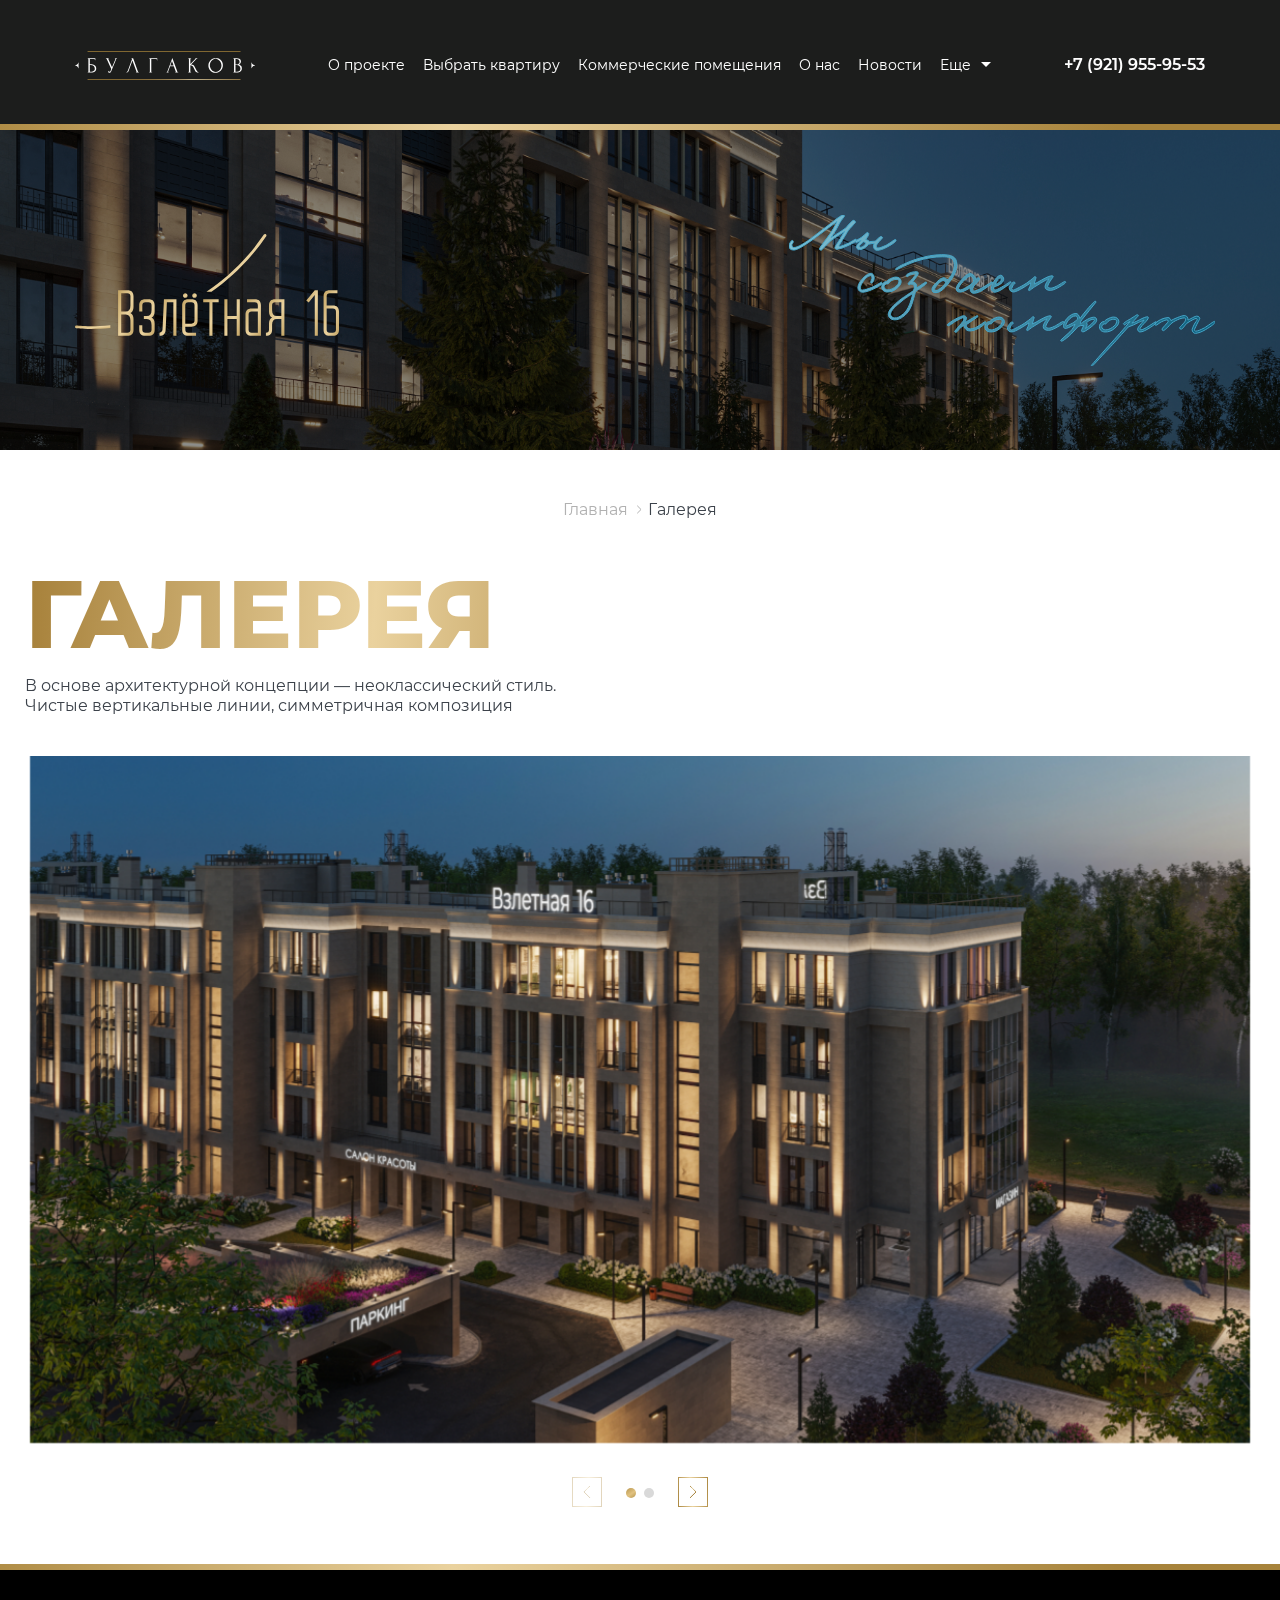
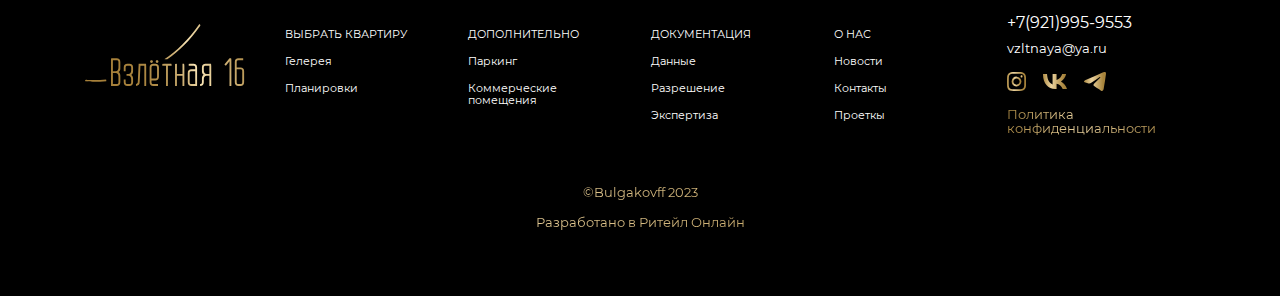
<file: gallery.html>
<!DOCTYPE html>
<html lang="ru">
<head>
    <meta charset="UTF-8">
    <meta name="viewport" content="width=device-width, initial-scale=1.0">
    <title>Галерея</title>
    <link rel="stylesheet" href="https://cdn.jsdelivr.net/npm/swiper@11/swiper-bundle.min.css"/>
    <link rel="stylesheet" href="./css/bootstrap-reboot.min.css">
    <link rel="stylesheet" href="./css/fonts.css">
    <link rel="stylesheet" href="./css/main.css">
</head>
<body>
    <div class="content">
        <div class="main-menu">
            <div class="container">
                <div class="main-header-top">
                    <a href="./index.html" class="main-header-logo">
                        <img src="./img/main-logo.svg" alt="">
                    </a>
                    <ul class="main-header-nav">
                        <li>
                            <a href="./projects.html" class="main-header-nav-link">О проекте</a>
                        </li>
                        <li>
                            <a href="" class="main-header-nav-link">Выбрать квартиру</a>
                        </li>
                        <li>
                            <a href="./gallery.html" class="main-header-nav-link">Коммерческие помещения</a>
                        </li>
                        <li>
                            <a href="" class="main-header-nav-link">О нас</a>
                        </li>
                        <li>
                            <a href="./news.html" class="main-header-nav-link">Новости</a>
                        </li>
                        <li>
                            <a href="./premises.html" class="main-header-nav-link dropdown">Еще</a>
                        </li>
                    </ul>

                    <div class="main-header-nav-text">
                        <img src="./img/main-header/main-headernav-text.svg" alt="">
                    </div>

                    <a href="tel:+79219559553" class="main-header-tel">
                        +7 (921) 955-95-53
                    </a>
                    
                    <a href="" class="header-bnt-menu">
                        <svg xmlns="http://www.w3.org/2000/svg" width="25" height="23" viewBox="0 0 25 23" fill="none">
                            <path d="M1 1H24" stroke="white" stroke-width="1.12722" stroke-linecap="round" stroke-linejoin="round"/>
                            <path d="M1 11.3174H24" stroke="white" stroke-width="1.12722" stroke-linecap="round" stroke-linejoin="round"/>
                            <path d="M1 21.6348H24" stroke="white" stroke-width="1.12722" stroke-linecap="round" stroke-linejoin="round"/>
                          </svg>
                    </a>
    
    
                    <ul class="mobile-menu">
                        <div class="mobile-menu-close">
                            <?xml version="1.0"?><svg xmlns="http://www.w3.org/2000/svg" fill="currentColor" viewBox="0 0 30 30" width="90px" height="90px">    <path d="M 7 4 C 6.744125 4 6.4879687 4.0974687 6.2929688 4.2929688 L 4.2929688 6.2929688 C 3.9019687 6.6839688 3.9019687 7.3170313 4.2929688 7.7070312 L 11.585938 15 L 4.2929688 22.292969 C 3.9019687 22.683969 3.9019687 23.317031 4.2929688 23.707031 L 6.2929688 25.707031 C 6.6839688 26.098031 7.3170313 26.098031 7.7070312 25.707031 L 15 18.414062 L 22.292969 25.707031 C 22.682969 26.098031 23.317031 26.098031 23.707031 25.707031 L 25.707031 23.707031 C 26.098031 23.316031 26.098031 22.682969 25.707031 22.292969 L 18.414062 15 L 25.707031 7.7070312 C 26.098031 7.3170312 26.098031 6.6829688 25.707031 6.2929688 L 23.707031 4.2929688 C 23.316031 3.9019687 22.682969 3.9019687 22.292969 4.2929688 L 15 11.585938 L 7.7070312 4.2929688 C 7.5115312 4.0974687 7.255875 4 7 4 z"/></svg>
                        </div>
                        <li>
                            <a href="./projects.html" class="mobile-menu-link">О ПРОЕКТЕ</a>
                        </li>
                        <li>
                            <a href="" class="mobile-menu-link">ВЫБРАТЬ КВАРТИРУ</a>
                        </li>
                        <li>
                            <a href="./gallery.html" class="mobile-menu-link">Коммерческие помещения</a>
                        </li>
                        <li>
                            <a href="" class="mobile-menu-link">О НАС</a>
                        </li>
                        <li>
                            <a href="./news.html" class="mobile-menu-link">НОВОСТИ</a>
                        </li>
                        <li>
                            <a href="./premises.html" class="mobile-menu-link">ЕЩЁ</a>
                        </li>
                    </ul>
                </div>
            </div>
        </div>
        <section class="header gallery-header">
            <div class="container">
                <div class="header-middle-wrap">
                    <a href="" class="main-bnt w-336 anima-btn">
                        ВЫБРАТЬ КВАРТИРУ 
                    </a>
                    <a href="" class="main-bnt w-336 anima-btn">
                        коммерческие помещения
                    </a>
                </div>


                <div class="header-down">
                    <div class="header-name-img">
                        <img src="./img/header-name.svg" alt="">
                    </div>
                    <div class="header-down-img">
                        <img class="desc" src="./img/header-down-text.svg" alt="">
                        <img class="mob" src="./img/header-down-text-mob.svg" alt="">
                    </div>
                </div>
            </div>
        </section>

        <div class="breadcrumbs">
            <div class="container">
                <div class="breadcrumbs-wrap">
                    <a href="./index.html" class="breadcrumbs-item">Главная</a>
                    <a href="./gallery.html" class="breadcrumbs-item">Галерея</a>
                </div>
            </div>
        </div>

        <section id="first-scroll" class="gallery">
            <div class="container slider">
                <div class="title">галерея</div>
                <div class="gallery-text">В основе архитектурной концепции — неоклассический стиль. Чистые вертикальные линии, симметричная композиция</div>
                <div class="gallery-slider swiper">
                    <div class="gallery-slider-wrap swiper-wrapper">
                        <div class="gallery-slider-item swiper-slide">
                            <img src="./img/gallery/slider-1.png" alt="">
                        </div>
                        <div class="gallery-slider-item swiper-slide">
                            <img src="./img/gallery/slider-1.png" alt="">
                        </div>
                    </div>
                    <div class="gallery-btn-slider-wrap">
                        <div class="swiper-pagination"></div>
                        <div class="swiper-button-prev"></div>
                        <div class="swiper-button-next"></div>
                    </div>
                </div>
            </div>
        </section>

        <section class="footer">
            <div class="container">
                <div class="footer-top">
                    <a href="/" class="footer-logo">
                        <img src="./img/footer-logo.svg" alt="">
                    </a>
                    <div class="footer-menu">
                        <div class="footer-menu-list">
                            <a href="" class="footer-menu-title">Выбрать квартиру</a>
                            <a href="" class="footer-menu-item">Гелерея</a>
                            <a href="" class="footer-menu-item">Планировки</a>
                        </div>
                        <div class="footer-menu-list">
                            <a href="" class="footer-menu-title">Дополнительно</a>
                            <a href="" class="footer-menu-item">Паркинг</a>
                            <a href="" class="footer-menu-item">Коммерческие помещения</a>
                        </div>
                        <div class="footer-menu-list">
                            <a href="" class="footer-menu-title">Документация</a>
                            <a href="" class="footer-menu-item">Данные</a>
                            <a href="" class="footer-menu-item">Разрешение</a>
                            <a href="" class="footer-menu-item">Экспертиза</a>
                        </div>
                        <div class="footer-menu-list">
                            <a href="" class="footer-menu-title">О нас</a>
                            <a href="" class="footer-menu-item">Новости</a>
                            <a href="" class="footer-menu-item">Контакты</a>
                            <a href="" class="footer-menu-item">Проеткы</a>
                        </div>
                    </div>
                    <div class="footer-contacts">
                        <div class="footer-contacts-wrap-links">
                            <a href="tel:+79219959553" class="footer-contacts-tel">+7(921)995-9553</a>
                            <a href="mailto:Vzltnaya@ya.ru" class="footer-contacts-email">vzltnaya@ya.ru</a>
                        </div>
                        <div class="footer-contacts-social">
                            <a href="" class="footer-contacts-sicial-item">
                                <img src="./img/inst-icon.svg" alt="">
                            </a>
                            <a href="" class="footer-contacts-sicial-item">
                                <img src="./img/vk-icon.svg" alt="">
                            </a>
                            <a href="" class="footer-contacts-sicial-item">
                                <img src="./img/th-icon.svg" alt="">
                            </a>
                        </div>
                        <div class="footer-contacts-politic desc">Политика конфиденциальности</div>
                    </div>
                </div>
                <div class="footer-ritail">
                    <p class="footer-contacts-politic mob">Политика конфиденциальности</p>
                    <p>©Bulgakovff 2023</p>
                    <p>Разработано в Ритейл Онлайн</p>
                </div>
            </div>
        </section>

    </div>
    <script src="./js/jquery-3.7.1.min.js"></script>
    <script src="https://cdn.jsdelivr.net/npm/swiper@11/swiper-bundle.min.js"></script>
    <script src="./js/main.js"></script>
</body>
</html>
</file>
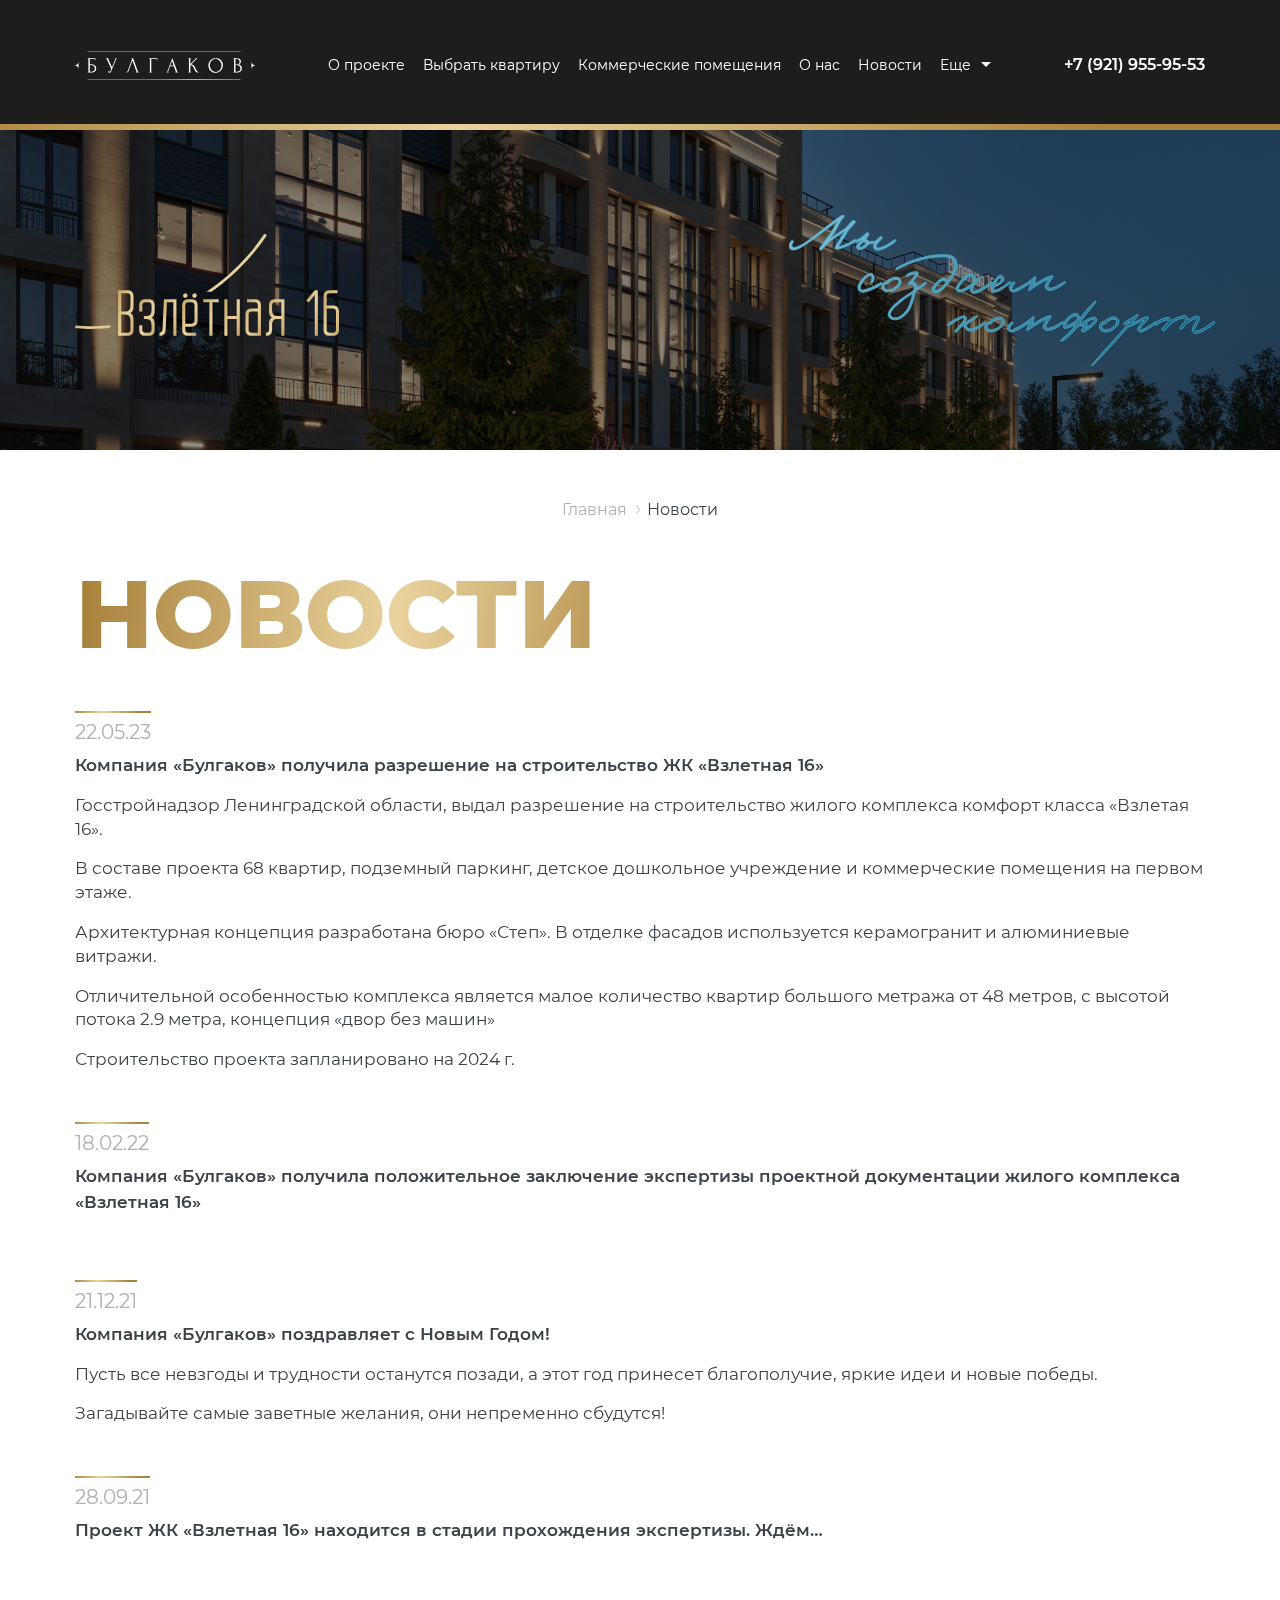
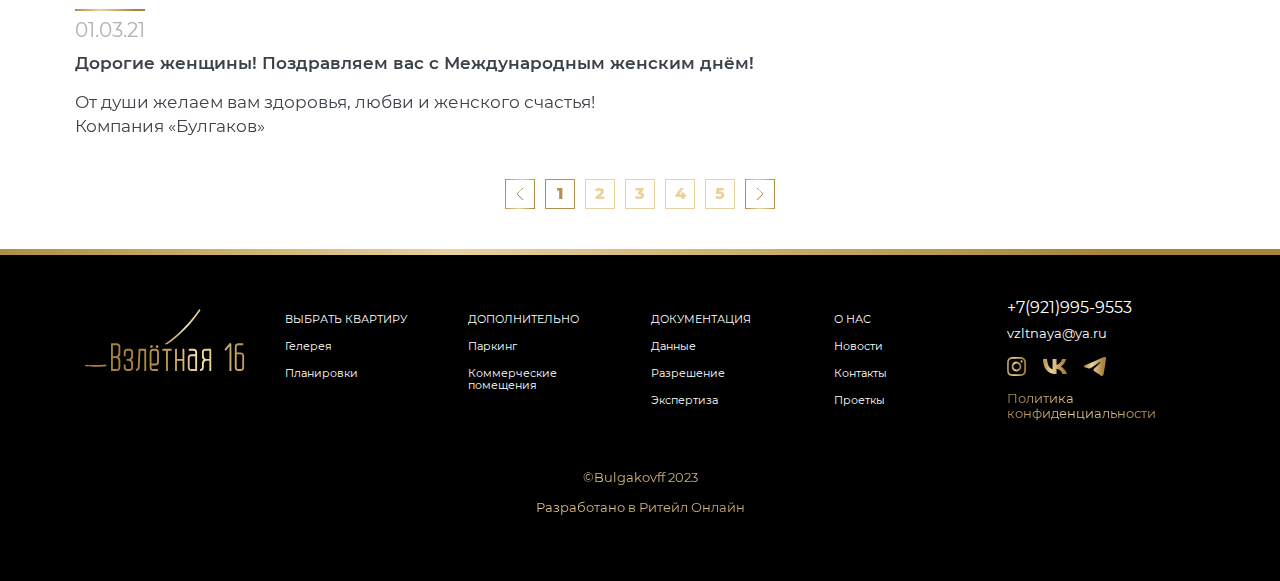
<file: news.html>
<!DOCTYPE html>
<html lang="ru">
<head>
    <meta charset="UTF-8">
    <meta name="viewport" content="width=device-width, initial-scale=1.0">
    <title>Новости</title>
    <link rel="stylesheet" href="https://cdn.jsdelivr.net/npm/swiper@11/swiper-bundle.min.css"/>
    <link rel="stylesheet" href="./css/bootstrap-reboot.min.css">
    <link rel="stylesheet" href="./css/fonts.css">
    <link rel="stylesheet" href="./css/main.css">
</head>
<body>
    <div class="content">
        <div class="main-menu">
            <div class="container">
                <div class="main-header-top">
                    <a href="./index.html" class="main-header-logo">
                        <img src="./img/main-logo.svg" alt="">
                    </a>
                    <ul class="main-header-nav">
                        <li>
                            <a href="./projects.html" class="main-header-nav-link">О проекте</a>
                        </li>
                        <li>
                            <a href="" class="main-header-nav-link">Выбрать квартиру</a>
                        </li>
                        <li>
                            <a href="./gallery.html" class="main-header-nav-link">Коммерческие помещения</a>
                        </li>
                        <li>
                            <a href="" class="main-header-nav-link">О нас</a>
                        </li>
                        <li>
                            <a href="./news.html" class="main-header-nav-link">Новости</a>
                        </li>
                        <li>
                            <a href="./premises.html" class="main-header-nav-link dropdown">Еще</a>
                        </li>
                    </ul>

                    <div class="main-header-nav-text">
                        <img src="./img/main-header/main-headernav-text.svg" alt="">
                    </div>

                    <a href="tel:+79219559553" class="main-header-tel">
                        +7 (921) 955-95-53
                    </a>
                    
                    <a href="" class="header-bnt-menu">
                        <svg xmlns="http://www.w3.org/2000/svg" width="25" height="23" viewBox="0 0 25 23" fill="none">
                            <path d="M1 1H24" stroke="white" stroke-width="1.12722" stroke-linecap="round" stroke-linejoin="round"/>
                            <path d="M1 11.3174H24" stroke="white" stroke-width="1.12722" stroke-linecap="round" stroke-linejoin="round"/>
                            <path d="M1 21.6348H24" stroke="white" stroke-width="1.12722" stroke-linecap="round" stroke-linejoin="round"/>
                          </svg>
                    </a>
    
    
                    <ul class="mobile-menu">
                        <div class="mobile-menu-close">
                            <?xml version="1.0"?><svg xmlns="http://www.w3.org/2000/svg" fill="currentColor" viewBox="0 0 30 30" width="90px" height="90px">    <path d="M 7 4 C 6.744125 4 6.4879687 4.0974687 6.2929688 4.2929688 L 4.2929688 6.2929688 C 3.9019687 6.6839688 3.9019687 7.3170313 4.2929688 7.7070312 L 11.585938 15 L 4.2929688 22.292969 C 3.9019687 22.683969 3.9019687 23.317031 4.2929688 23.707031 L 6.2929688 25.707031 C 6.6839688 26.098031 7.3170313 26.098031 7.7070312 25.707031 L 15 18.414062 L 22.292969 25.707031 C 22.682969 26.098031 23.317031 26.098031 23.707031 25.707031 L 25.707031 23.707031 C 26.098031 23.316031 26.098031 22.682969 25.707031 22.292969 L 18.414062 15 L 25.707031 7.7070312 C 26.098031 7.3170312 26.098031 6.6829688 25.707031 6.2929688 L 23.707031 4.2929688 C 23.316031 3.9019687 22.682969 3.9019687 22.292969 4.2929688 L 15 11.585938 L 7.7070312 4.2929688 C 7.5115312 4.0974687 7.255875 4 7 4 z"/></svg>
                        </div>
                        <li>
                            <a href="./projects.html" class="mobile-menu-link">О ПРОЕКТЕ</a>
                        </li>
                        <li>
                            <a href="" class="mobile-menu-link">ВЫБРАТЬ КВАРТИРУ</a>
                        </li>
                        <li>
                            <a href="./gallery.html" class="mobile-menu-link">Коммерческие помещения</a>
                        </li>
                        <li>
                            <a href="" class="mobile-menu-link">О НАС</a>
                        </li>
                        <li>
                            <a href="./news.html" class="mobile-menu-link">НОВОСТИ</a>
                        </li>
                        <li>
                            <a href="./premises.html" class="mobile-menu-link">ЕЩЁ</a>
                        </li>
                    </ul>
                </div>
            </div>
        </div>
        <section class="header news-header">
            <div class="container">
                <div class="header-middle-wrap">
                    <a href="" class="main-bnt w-336 anima-btn">
                        ВЫБРАТЬ КВАРТИРУ 
                    </a>
                    <a href="" class="main-bnt w-336 anima-btn">
                        коммерческие помещения
                    </a>
                </div>

                <div class="header-down">
                    <div class="header-name-img">
                        <img src="./img/header-name.svg" alt="">
                    </div>
                    <div class="header-down-img">
                        <img class="desc" src="./img/header-down-text.svg" alt="">
                        <img class="mob" src="./img/header-down-text-mob.svg" alt="">
                    </div>
                </div>
            </div>
        </section>

        <div class="breadcrumbs">
            <div class="container">
                <div class="breadcrumbs-wrap">
                    <a href="./index.html" class="breadcrumbs-item">Главная</a>
                    <a href="./news.html" class="breadcrumbs-item">Новости</a>
                </div>
            </div>
        </div>

        <section id="first-scroll" class="news">
            <div class="container">
                <div class="title">Новости</div>
                <div class="news-list">
                    <div class="news-item">
                        <div class="news-date">22.05.23</div>
                        <div class="news-title">Компания «Булгаков» получила разрешение на строительство ЖК «Взлетная 16»</div>
                        <div class="news-text">
                            <p>Госстройнадзор Ленинградской области, выдал разрешение на строительство жилого комплекса комфорт класса «Взлетая 16».</p>
                            <p>В составе проекта 68 квартир, подземный паркинг, детское дошкольное учреждение и коммерческие помещения на первом этаже.</p>
                            <p>Архитектурная концепция разработана бюро «Степ». В отделке фасадов используется керамогранит и алюминиевые витражи.</p>
                            <p>Отличительной особенностью комплекса является малое количество квартир большого метража от 48 метров, с высотой потока 2.9 метра, концепция «двор без машин»</p>
                            <p>Строительство проекта запланировано на 2024 г.</p>
                        </div>
                    </div>

                    <div class="news-item">
                        <div class="news-date">18.02.22</div>
                        <div class="news-title">Компания «Булгаков» получила положительное заключение экспертизы проектной документации жилого комплекса «Взлетная 16»</div>
                    </div>

                    <div class="news-item">
                        <div class="news-date">21.12.21</div>
                        <div class="news-title">Компания «Булгаков» поздравляет с Новым Годом!</div>
                        <div class="news-text">
                            <p>Пусть все невзгоды и трудности останутся позади, а этот год принесет благополучие, яркие идеи и новые победы.</p>
                            <p>Загадывайте самые заветные желания, они непременно сбудутся!</p>
                        </div>
                    </div>

                    <div class="news-item">
                        <div class="news-date">28.09.21</div>
                        <div class="news-title">Проект ЖК «Взлетная 16» находится в стадии прохождения экспертизы. Ждём…</div>
                    </div>

                    <div class="news-item">
                        <div class="news-date">01.03.21</div>
                        <div class="news-title">Дорогие женщины! Поздравляем вас с Международным женским днём!</div>
                        <div class="news-text">
                            <p>От души желаем вам здоровья, любви и женского счастья!<br> Компания «Булгаков»</p>
                        </div>
                    </div>
                </div>
            </div>
        </section>

        <div class="paginetions">
            <div class="container">
                <ul class="paginetions-list">
                    <li class="paginetions-list-item">
                        <a class="paginetions-link-prev" href=""></a>
                    </li>
                    <li class="paginetions-list-item">
                        <a class="paginetions-link-item active" href="">1</a>
                    </li>
                    <li class="paginetions-list-item">
                        <a class="paginetions-link-item" href="">2</a>
                    </li>
                    <li class="paginetions-list-item">
                        <a class="paginetions-link-item" href="">3</a>
                    </li>
                    <li class="paginetions-list-item">
                        <a class="paginetions-link-item" href="">4</a>
                    </li>
                    <li class="paginetions-list-item">
                        <a class="paginetions-link-item" href="">5</a>
                    </li>
                    <li class="paginetions-list-item">
                        <a class="paginetions-link-next" href=""></a>
                    </li>
                </ul>
            </div>
        </div>

        <section class="footer">
            <div class="container">
                <div class="footer-top">
                    <a href="/" class="footer-logo">
                        <img src="./img/footer-logo.svg" alt="">
                    </a>
                    <div class="footer-menu">
                        <div class="footer-menu-list">
                            <a href="" class="footer-menu-title">Выбрать квартиру</a>
                            <a href="" class="footer-menu-item">Гелерея</a>
                            <a href="" class="footer-menu-item">Планировки</a>
                        </div>
                        <div class="footer-menu-list">
                            <a href="" class="footer-menu-title">Дополнительно</a>
                            <a href="" class="footer-menu-item">Паркинг</a>
                            <a href="" class="footer-menu-item">Коммерческие помещения</a>
                        </div>
                        <div class="footer-menu-list">
                            <a href="" class="footer-menu-title">Документация</a>
                            <a href="" class="footer-menu-item">Данные</a>
                            <a href="" class="footer-menu-item">Разрешение</a>
                            <a href="" class="footer-menu-item">Экспертиза</a>
                        </div>
                        <div class="footer-menu-list">
                            <a href="" class="footer-menu-title">О нас</a>
                            <a href="" class="footer-menu-item">Новости</a>
                            <a href="" class="footer-menu-item">Контакты</a>
                            <a href="" class="footer-menu-item">Проеткы</a>
                        </div>
                    </div>
                    <div class="footer-contacts">
                        <div class="footer-contacts-wrap-links">
                            <a href="tel:+79219959553" class="footer-contacts-tel">+7(921)995-9553</a>
                            <a href="mailto:Vzltnaya@ya.ru" class="footer-contacts-email">vzltnaya@ya.ru</a>
                        </div>
                        <div class="footer-contacts-social">
                            <a href="" class="footer-contacts-sicial-item">
                                <img src="./img/inst-icon.svg" alt="">
                            </a>
                            <a href="" class="footer-contacts-sicial-item">
                                <img src="./img/vk-icon.svg" alt="">
                            </a>
                            <a href="" class="footer-contacts-sicial-item">
                                <img src="./img/th-icon.svg" alt="">
                            </a>
                        </div>
                        <div class="footer-contacts-politic desc">Политика конфиденциальности</div>
                    </div>
                </div>
                <div class="footer-ritail">
                    <p class="footer-contacts-politic mob">Политика конфиденциальности</p>
                    <p>©Bulgakovff 2023</p>
                    <p>Разработано в Ритейл Онлайн</p>
                </div>
            </div>
        </section>

    </div>
    
    <script src="./js/jquery-3.7.1.min.js"></script>
    <script src="https://cdn.jsdelivr.net/npm/swiper@11/swiper-bundle.min.js"></script>
    <script src="./js/main.js"></script>
</body>
</html>
</file>
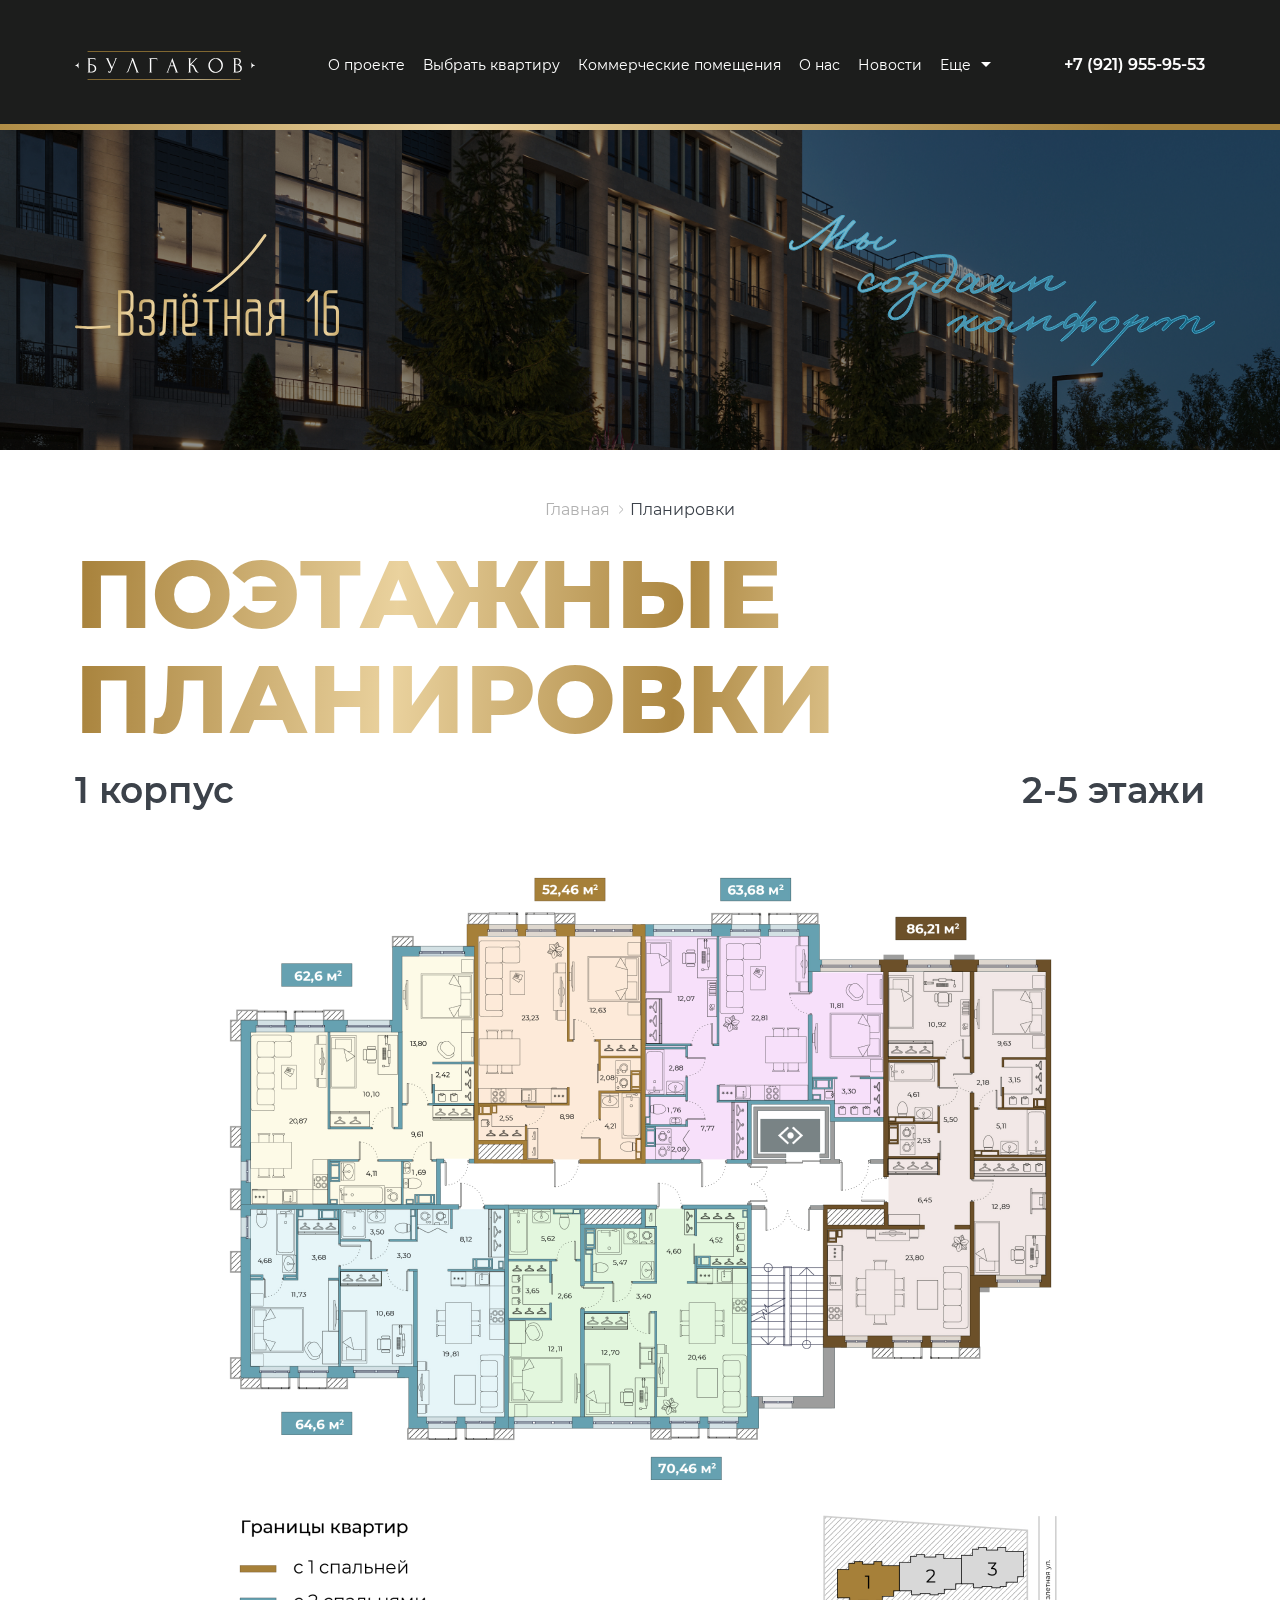
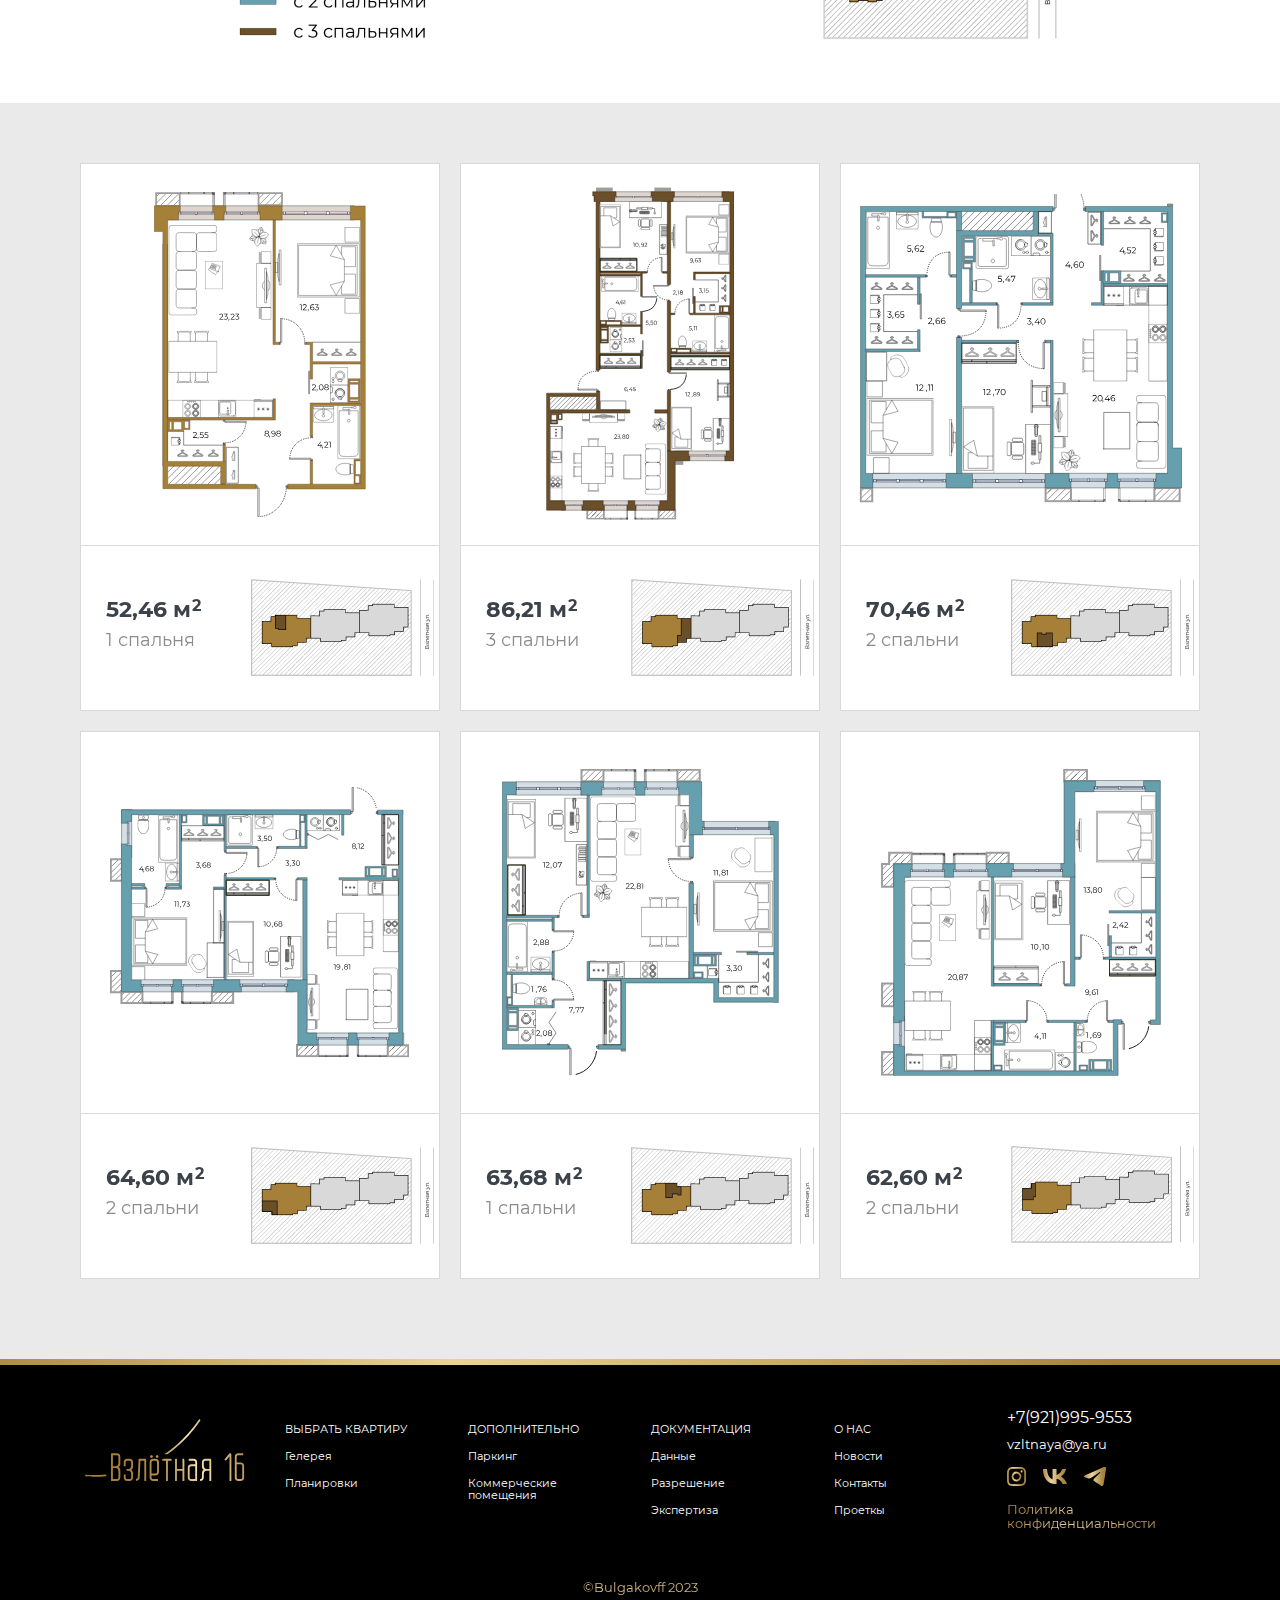
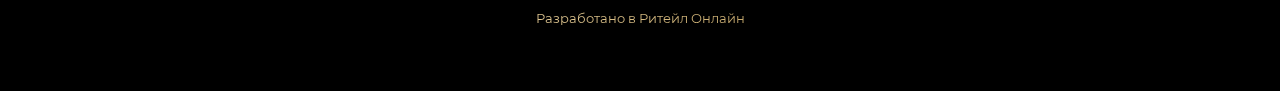
<file: plans.html>
<!DOCTYPE html>
<html lang="ru">
<head>
    <meta charset="UTF-8">
    <meta name="viewport" content="width=device-width, initial-scale=1.0">
    <title>Поэтажные планировки</title>
    <link rel="stylesheet" href="https://cdn.jsdelivr.net/npm/swiper@11/swiper-bundle.min.css"/>
    <link rel="stylesheet" href="https://cdn.jsdelivr.net/npm/@fancyapps/ui@5.0/dist/fancybox/fancybox.css"/>
    <link rel="stylesheet" href="./css/bootstrap-reboot.min.css">
    <link rel="stylesheet" href="./css/fonts.css">
    <link rel="stylesheet" href="./css/main.css">
</head>
<body>
    <div class="content">
        <div class="main-menu">
            <div class="container">
                <div class="main-header-top">
                    <a href="./index.html" class="main-header-logo">
                        <img src="./img/main-logo.svg" alt="">
                    </a>
                    <ul class="main-header-nav">
                        <li>
                            <a href="./projects.html" class="main-header-nav-link">О проекте</a>
                        </li>
                        <li>
                            <a href="" class="main-header-nav-link">Выбрать квартиру</a>
                        </li>
                        <li>
                            <a href="./gallery.html" class="main-header-nav-link">Коммерческие помещения</a>
                        </li>
                        <li>
                            <a href="" class="main-header-nav-link">О нас</a>
                        </li>
                        <li>
                            <a href="./news.html" class="main-header-nav-link">Новости</a>
                        </li>
                        <li>
                            <a href="./premises.html" class="main-header-nav-link dropdown">Еще</a>
                        </li>
                    </ul>

                    <div class="main-header-nav-text">
                        <img src="./img/main-header/main-headernav-text.svg" alt="">
                    </div>

                    <a href="tel:+79219559553" class="main-header-tel">
                        +7 (921) 955-95-53
                    </a>
                    
                    <a href="" class="header-bnt-menu">
                        <svg xmlns="http://www.w3.org/2000/svg" width="25" height="23" viewBox="0 0 25 23" fill="none">
                            <path d="M1 1H24" stroke="white" stroke-width="1.12722" stroke-linecap="round" stroke-linejoin="round"/>
                            <path d="M1 11.3174H24" stroke="white" stroke-width="1.12722" stroke-linecap="round" stroke-linejoin="round"/>
                            <path d="M1 21.6348H24" stroke="white" stroke-width="1.12722" stroke-linecap="round" stroke-linejoin="round"/>
                          </svg>
                    </a>
    
    
                    <ul class="mobile-menu">
                        <div class="mobile-menu-close">
                            <?xml version="1.0"?><svg xmlns="http://www.w3.org/2000/svg" fill="currentColor" viewBox="0 0 30 30" width="90px" height="90px">    <path d="M 7 4 C 6.744125 4 6.4879687 4.0974687 6.2929688 4.2929688 L 4.2929688 6.2929688 C 3.9019687 6.6839688 3.9019687 7.3170313 4.2929688 7.7070312 L 11.585938 15 L 4.2929688 22.292969 C 3.9019687 22.683969 3.9019687 23.317031 4.2929688 23.707031 L 6.2929688 25.707031 C 6.6839688 26.098031 7.3170313 26.098031 7.7070312 25.707031 L 15 18.414062 L 22.292969 25.707031 C 22.682969 26.098031 23.317031 26.098031 23.707031 25.707031 L 25.707031 23.707031 C 26.098031 23.316031 26.098031 22.682969 25.707031 22.292969 L 18.414062 15 L 25.707031 7.7070312 C 26.098031 7.3170312 26.098031 6.6829688 25.707031 6.2929688 L 23.707031 4.2929688 C 23.316031 3.9019687 22.682969 3.9019687 22.292969 4.2929688 L 15 11.585938 L 7.7070312 4.2929688 C 7.5115312 4.0974687 7.255875 4 7 4 z"/></svg>
                        </div>
                        <li>
                            <a href="./projects.html" class="mobile-menu-link">О ПРОЕКТЕ</a>
                        </li>
                        <li>
                            <a href="" class="mobile-menu-link">ВЫБРАТЬ КВАРТИРУ</a>
                        </li>
                        <li>
                            <a href="./gallery.html" class="mobile-menu-link">Коммерческие помещения</a>
                        </li>
                        <li>
                            <a href="" class="mobile-menu-link">О НАС</a>
                        </li>
                        <li>
                            <a href="./news.html" class="mobile-menu-link">НОВОСТИ</a>
                        </li>
                        <li>
                            <a href="./premises.html" class="mobile-menu-link">ЕЩЁ</a>
                        </li>
                    </ul>
                </div>
            </div>
        </div>
        <section class="header plans-header">
            <div class="container">
                <div class="header-middle-wrap">
                    <a href="" class="main-bnt w-336 anima-btn">
                        ВЫБРАТЬ КВАРТИРУ 
                    </a>
                    <a href="" class="main-bnt w-336 anima-btn">
                        коммерческие помещения
                    </a>
                </div>


                <div class="header-down">
                    <div class="header-name-img">
                        <img src="./img/header-name.svg" alt="">
                    </div>
                    <div class="header-down-img">
                        <img class="desc" src="./img/header-down-text.svg" alt="">
                        <img class="mob" src="./img/header-down-text-mob.svg" alt="">
                    </div>
                </div>
            </div>
        </section>

        <div class="breadcrumbs">
            <div class="container">
                <div class="breadcrumbs-wrap">
                    <a href="./index.html" class="breadcrumbs-item">Главная</a>
                    <a href="./plans.html" class="breadcrumbs-item">Планировки</a>
                </div>
            </div>
        </div>

        <section id="first-scroll" class="plans">
            <div class="container">
                <div class="title">Поэтажные планировки</div>
                <div class="plans-text">
                    <span>1 корпус</span>
                    <span>2-5 этажи</span>
                </div>
                <div class="plans-general-img">
                    <img src="./img/plans/general-plans.png" alt="">
                </div>
                <div class="plans-general-info">
                    <img src="./img/plans/plan-info.png" alt="">
                </div>
            </div>
        </section>

        <section class="plans-apartment">
            <div class="container">
                <div class="plans-room-list">
                    <div class="plans-room-item">
                        <div class="plans-room-img">
                            <a href="./img/plans/room-1.jpg" data-fancybox="gallery" data-caption="1 спальня 52,46 м2">
                                <img src="./img/plans/room-1.svg" alt="">
                            </a>
                        </div>
                        <div class="plans-room--info">
                            <div class="plans-room--info-wrap">
                                <div class="plans-room-title">52,46 <span class="premises-metric">м<span class="premises-two">2</span></span></div>
                                <div class="plans-room-num">1 спальня</div>
                            </div>
                            <div class="plans-room--info-img">
                                <img src="./img/plans/plan-apartments.png" alt="">
                            </div>
                        </div>
                    </div>
                    <div class="plans-room-item">
                        <div class="plans-room-img">
                            <a href="./img/plans/room-2.jpg" data-fancybox="gallery" data-caption="3 спальни 86,21 м2">
                                <img src="./img/plans/room-2.svg" alt="">
                            </a>
                        </div>
                        <div class="plans-room--info">
                            <div class="plans-room--info-wrap">
                                <div class="plans-room-title">86,21 <span class="premises-metric">м<span class="premises-two">2</span></span></div>
                                <div class="plans-room-num">3 спальни</div>
                            </div>
                            <div class="plans-room--info-img">
                                <img src="./img/plans/plan-apartments-2.png" alt="">
                            </div>
                        </div>
                    </div>
                    <div class="plans-room-item">
                        <div class="plans-room-img">
                            <a href="./img/plans/room-3.jpg" data-fancybox="gallery" data-caption="2 спальни 70,46 м2">
                                <img src="./img/plans/room-3.svg" alt="">
                            </a>
                        </div>
                        <div class="plans-room--info">
                            <div class="plans-room--info-wrap">
                                <div class="plans-room-title">70,46 <span class="premises-metric">м<span class="premises-two">2</span></span></div>
                                <div class="plans-room-num">2 спальни</div>
                            </div>
                            <div class="plans-room--info-img">
                                <img src="./img/plans/plan-apartments-3.png" alt="">
                            </div>
                        </div>
                    </div>
                    <div class="plans-room-item">
                        <div class="plans-room-img">
                            <a href="./img/plans/room-4.jpg" data-fancybox="gallery" data-caption="2 спальни 64,60 м2">
                                <img src="./img/plans/room-4.svg" alt="">
                            </a>
                        </div>
                        <div class="plans-room--info">
                            <div class="plans-room--info-wrap">
                                <div class="plans-room-title">64,60 <span class="premises-metric">м<span class="premises-two">2</span></span></div>
                                <div class="plans-room-num">2 спальни</div>
                            </div>
                            <div class="plans-room--info-img">
                                <img src="./img/plans/plan-apartments-4.png" alt="">
                            </div>
                        </div>
                    </div>
                    <div class="plans-room-item">
                        <div class="plans-room-img">
                            <a href="./img/plans/room-5.jpg" data-fancybox="gallery" data-caption="1 спальня 63,68 м2">
                                <img src="./img/plans/room-5.svg" alt="">
                            </a>
                        </div>
                        <div class="plans-room--info">
                            <div class="plans-room--info-wrap">
                                <div class="plans-room-title">63,68 <span class="premises-metric">м<span class="premises-two">2</span></span></div>
                                <div class="plans-room-num">1 спальни</div>
                            </div>
                            <div class="plans-room--info-img">
                                <img src="./img/plans/plan-apartments-5.png" alt="">
                            </div>
                        </div>
                    </div>
                    <div class="plans-room-item">
                        <div class="plans-room-img">
                            <a href="./img/plans/room-6.jpg" data-fancybox="gallery" data-caption="2 спальни 62,60 м2">
                                <img src="./img/plans/room-6.svg" alt="">
                            </a>
                        </div>
                        <div class="plans-room--info">
                            <div class="plans-room--info-wrap">
                                <div class="plans-room-title">62,60 <span class="premises-metric">м<span class="premises-two">2</span></span></div>
                                <div class="plans-room-num">2 спальни</div>
                            </div>
                            <div class="plans-room--info-img">
                                <img src="./img/plans/plan-apartments-6.png" alt="">
                            </div>
                        </div>
                    </div>
                </div>
            </div>
        </section>

        <section class="footer">
            <div class="container">
                <div class="footer-top">
                    <a href="/" class="footer-logo">
                        <img src="./img/footer-logo.svg" alt="">
                    </a>
                    <div class="footer-menu">
                        <div class="footer-menu-list">
                            <a href="" class="footer-menu-title">Выбрать квартиру</a>
                            <a href="" class="footer-menu-item">Гелерея</a>
                            <a href="" class="footer-menu-item">Планировки</a>
                        </div>
                        <div class="footer-menu-list">
                            <a href="" class="footer-menu-title">Дополнительно</a>
                            <a href="" class="footer-menu-item">Паркинг</a>
                            <a href="" class="footer-menu-item">Коммерческие помещения</a>
                        </div>
                        <div class="footer-menu-list">
                            <a href="" class="footer-menu-title">Документация</a>
                            <a href="" class="footer-menu-item">Данные</a>
                            <a href="" class="footer-menu-item">Разрешение</a>
                            <a href="" class="footer-menu-item">Экспертиза</a>
                        </div>
                        <div class="footer-menu-list">
                            <a href="" class="footer-menu-title">О нас</a>
                            <a href="" class="footer-menu-item">Новости</a>
                            <a href="" class="footer-menu-item">Контакты</a>
                            <a href="" class="footer-menu-item">Проеткы</a>
                        </div>
                    </div>
                    <div class="footer-contacts">
                        <div class="footer-contacts-wrap-links">
                            <a href="tel:+79219959553" class="footer-contacts-tel">+7(921)995-9553</a>
                            <a href="mailto:Vzltnaya@ya.ru" class="footer-contacts-email">vzltnaya@ya.ru</a>
                        </div>
                        <div class="footer-contacts-social">
                            <a href="" class="footer-contacts-sicial-item">
                                <img src="./img/inst-icon.svg" alt="">
                            </a>
                            <a href="" class="footer-contacts-sicial-item">
                                <img src="./img/vk-icon.svg" alt="">
                            </a>
                            <a href="" class="footer-contacts-sicial-item">
                                <img src="./img/th-icon.svg" alt="">
                            </a>
                        </div>
                        <div class="footer-contacts-politic desc">Политика конфиденциальности</div>
                    </div>
                </div>
                <div class="footer-ritail">
                    <p class="footer-contacts-politic mob">Политика конфиденциальности</p>
                    <p>©Bulgakovff 2023</p>
                    <p>Разработано в Ритейл Онлайн</p>
                </div>
            </div>
        </section>
    </div>


    <script src="./js/jquery-3.7.1.min.js"></script>
    <script src="https://cdn.jsdelivr.net/npm/swiper@11/swiper-bundle.min.js"></script>
    <script src="https://cdn.jsdelivr.net/npm/@fancyapps/ui@5.0/dist/fancybox/fancybox.umd.js"></script>
    <script src="./js/main.js"></script>
</body>
</html>
</file>
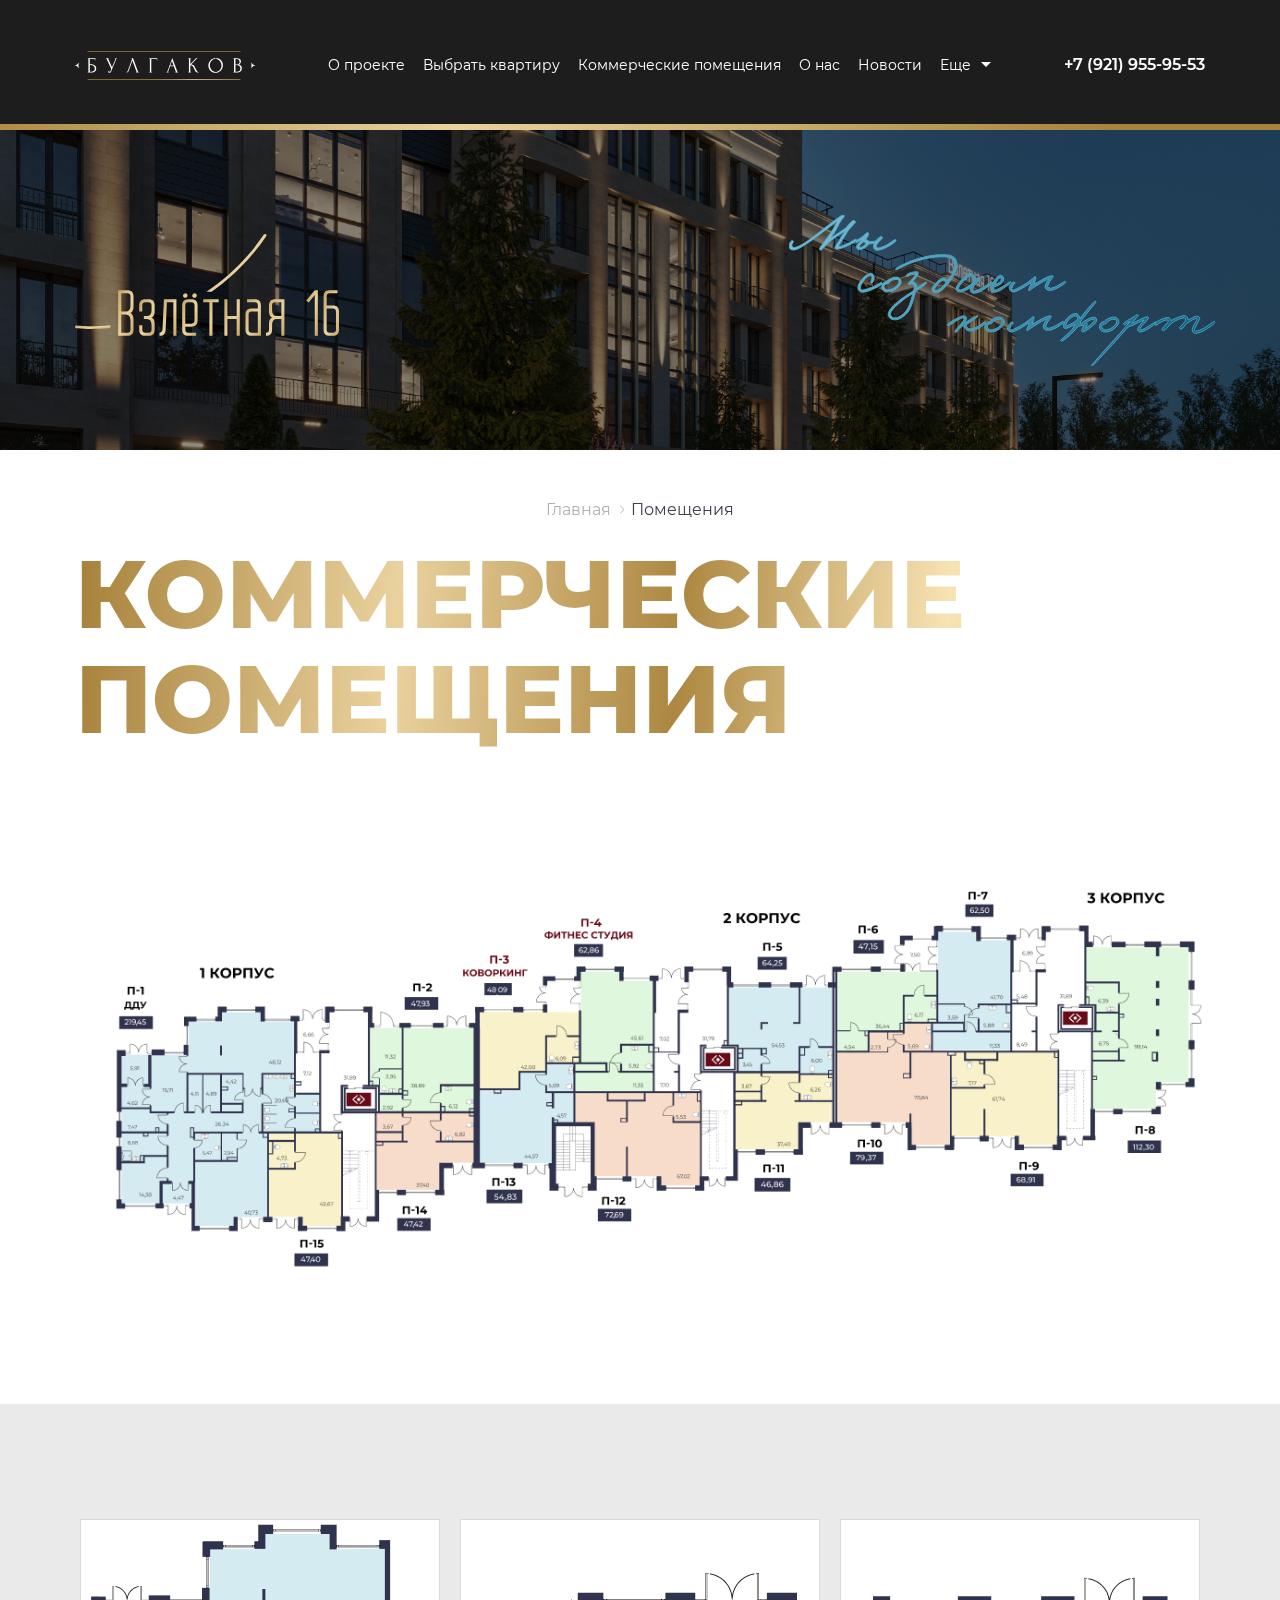
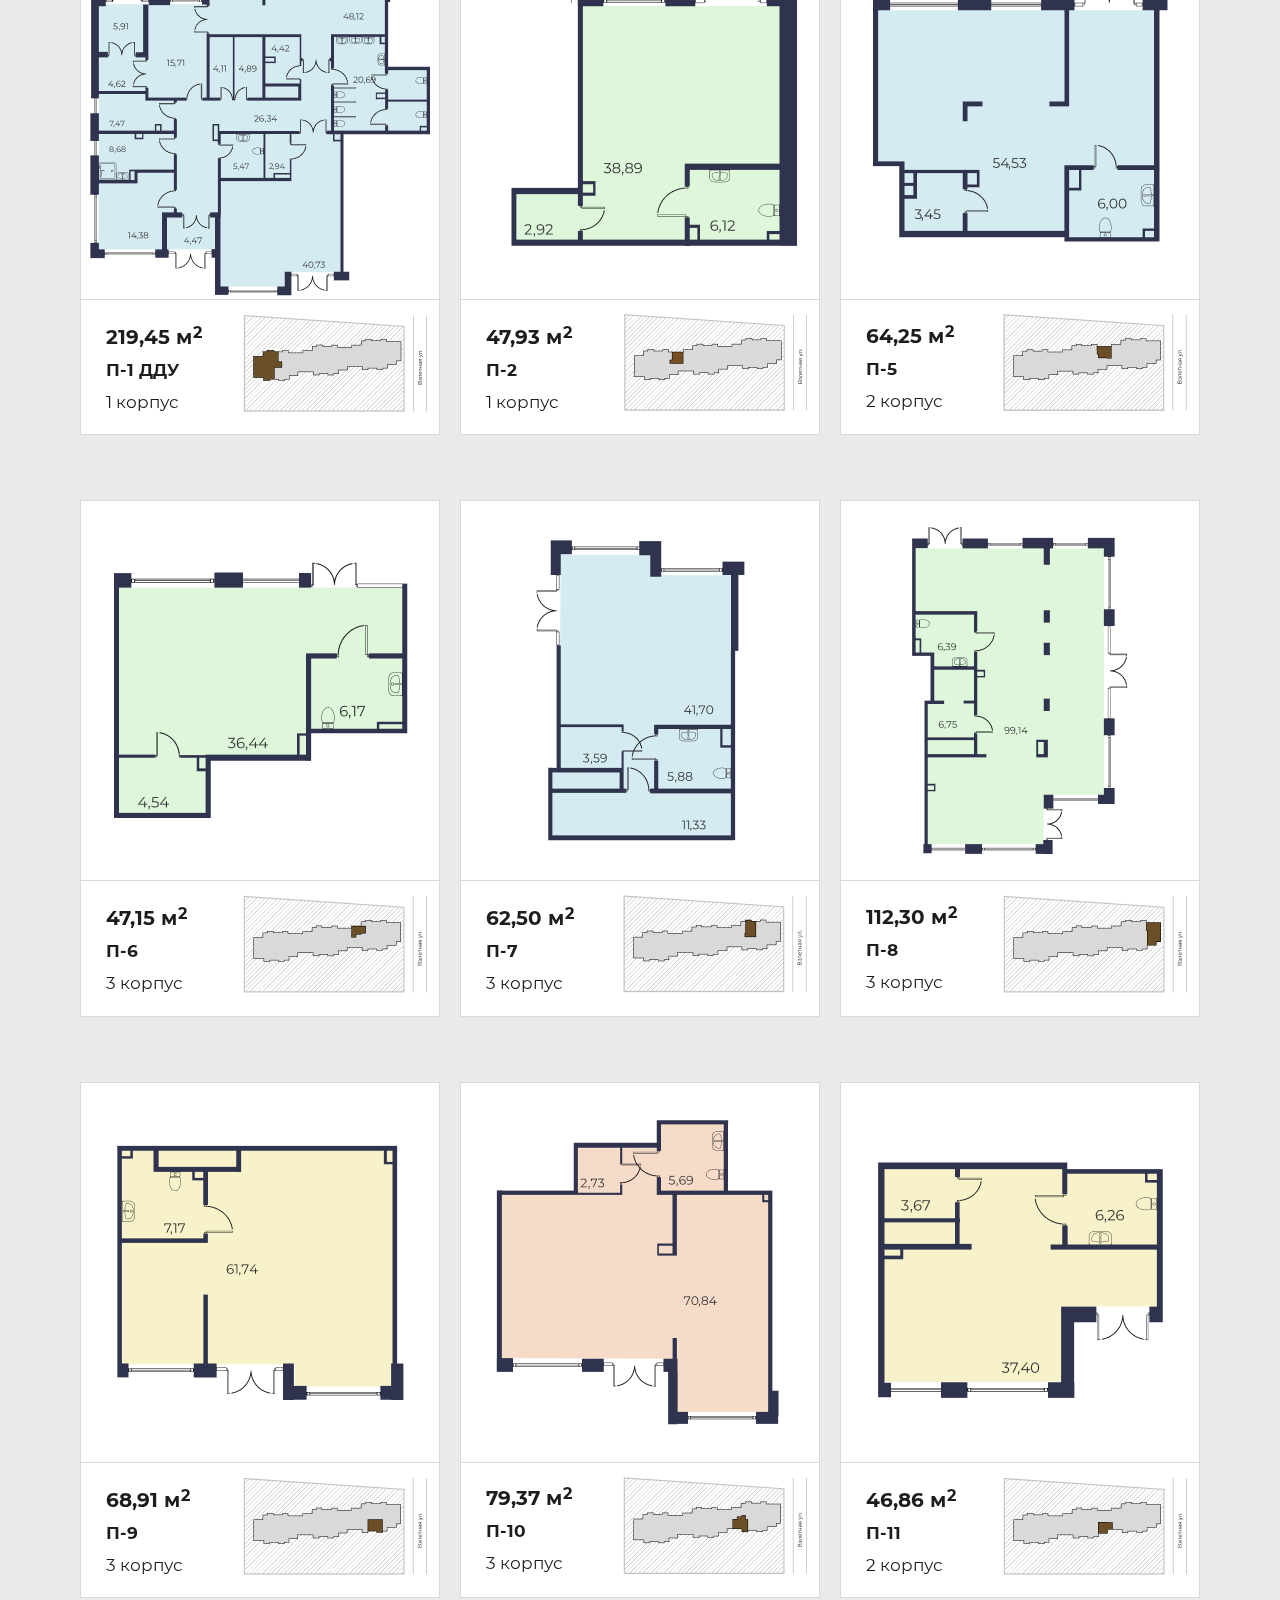
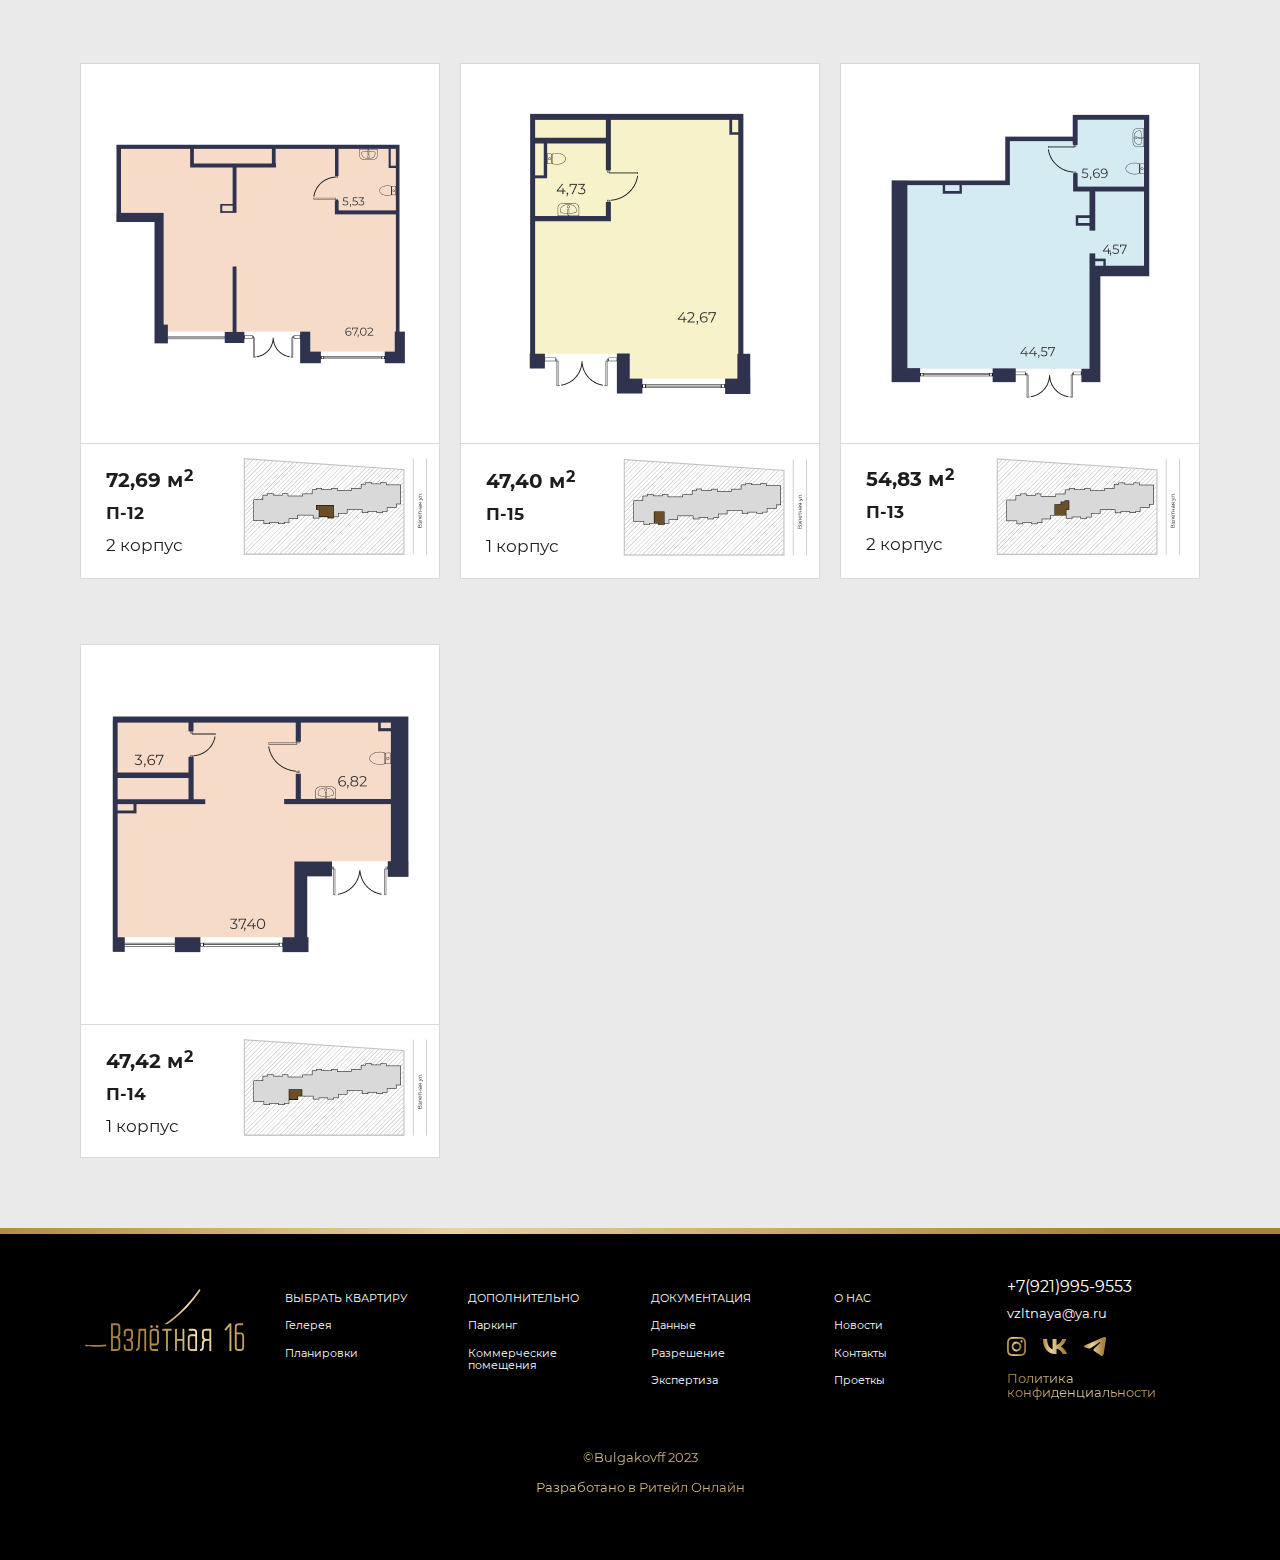
<file: premises.html>
<!DOCTYPE html>
<html lang="ru">
<head>
    <meta charset="UTF-8">
    <meta name="viewport" content="width=device-width, initial-scale=1.0">
    <title>Помещения</title>
    <link rel="stylesheet" href="https://cdn.jsdelivr.net/npm/swiper@11/swiper-bundle.min.css"/>
    <link rel="stylesheet" href="https://cdn.jsdelivr.net/npm/@fancyapps/ui@5.0/dist/fancybox/fancybox.css"/>
    <link rel="stylesheet" href="./css/bootstrap-reboot.min.css">
    <link rel="stylesheet" href="./css/fonts.css">
    <link rel="stylesheet" href="./css/main.css">
</head>
<body>
    <div class="content">
        <div class="main-menu">
            <div class="container">
                <div class="main-header-top">
                    <a href="./index.html" class="main-header-logo">
                        <img src="./img/main-logo.svg" alt="">
                    </a>
                    <ul class="main-header-nav">
                        <li>
                            <a href="./projects.html" class="main-header-nav-link">О проекте</a>
                        </li>
                        <li>
                            <a href="" class="main-header-nav-link">Выбрать квартиру</a>
                        </li>
                        <li>
                            <a href="./gallery.html" class="main-header-nav-link">Коммерческие помещения</a>
                        </li>
                        <li>
                            <a href="" class="main-header-nav-link">О нас</a>
                        </li>
                        <li>
                            <a href="./news.html" class="main-header-nav-link">Новости</a>
                        </li>
                        <li>
                            <a href="./premises.html" class="main-header-nav-link dropdown">Еще</a>
                        </li>
                    </ul>

                    <div class="main-header-nav-text">
                        <img src="./img/main-header/main-headernav-text.svg" alt="">
                    </div>

                    <a href="tel:+79219559553" class="main-header-tel">
                        +7 (921) 955-95-53
                    </a>
                    
                    <a href="" class="header-bnt-menu">
                        <svg xmlns="http://www.w3.org/2000/svg" width="25" height="23" viewBox="0 0 25 23" fill="none">
                            <path d="M1 1H24" stroke="white" stroke-width="1.12722" stroke-linecap="round" stroke-linejoin="round"/>
                            <path d="M1 11.3174H24" stroke="white" stroke-width="1.12722" stroke-linecap="round" stroke-linejoin="round"/>
                            <path d="M1 21.6348H24" stroke="white" stroke-width="1.12722" stroke-linecap="round" stroke-linejoin="round"/>
                          </svg>
                    </a>
    
    
                    <ul class="mobile-menu">
                        <div class="mobile-menu-close">
                            <?xml version="1.0"?><svg xmlns="http://www.w3.org/2000/svg" fill="currentColor" viewBox="0 0 30 30" width="90px" height="90px">    <path d="M 7 4 C 6.744125 4 6.4879687 4.0974687 6.2929688 4.2929688 L 4.2929688 6.2929688 C 3.9019687 6.6839688 3.9019687 7.3170313 4.2929688 7.7070312 L 11.585938 15 L 4.2929688 22.292969 C 3.9019687 22.683969 3.9019687 23.317031 4.2929688 23.707031 L 6.2929688 25.707031 C 6.6839688 26.098031 7.3170313 26.098031 7.7070312 25.707031 L 15 18.414062 L 22.292969 25.707031 C 22.682969 26.098031 23.317031 26.098031 23.707031 25.707031 L 25.707031 23.707031 C 26.098031 23.316031 26.098031 22.682969 25.707031 22.292969 L 18.414062 15 L 25.707031 7.7070312 C 26.098031 7.3170312 26.098031 6.6829688 25.707031 6.2929688 L 23.707031 4.2929688 C 23.316031 3.9019687 22.682969 3.9019687 22.292969 4.2929688 L 15 11.585938 L 7.7070312 4.2929688 C 7.5115312 4.0974687 7.255875 4 7 4 z"/></svg>
                        </div>
                        <li>
                            <a href="./projects.html" class="mobile-menu-link">О ПРОЕКТЕ</a>
                        </li>
                        <li>
                            <a href="" class="mobile-menu-link">ВЫБРАТЬ КВАРТИРУ</a>
                        </li>
                        <li>
                            <a href="./gallery.html" class="mobile-menu-link">Коммерческие помещения</a>
                        </li>
                        <li>
                            <a href="" class="mobile-menu-link">О НАС</a>
                        </li>
                        <li>
                            <a href="./news.html" class="mobile-menu-link">НОВОСТИ</a>
                        </li>
                        <li>
                            <a href="./premises.html" class="mobile-menu-link">ЕЩЁ</a>
                        </li>
                    </ul>
                </div>
            </div>
        </div>
        <section class="header premises-header">
            <div class="container">
                <div class="header-middle-wrap">
                    <a href="" class="main-bnt w-336 anima-btn">
                        ВЫБРАТЬ КВАРТИРУ 
                    </a>
                    <a href="" class="main-bnt w-336 anima-btn">
                        коммерческие помещения
                    </a>
                </div>


                <div class="header-down">
                    <div class="header-name-img">
                        <img src="./img/header-name.svg" alt="">
                    </div>
                    <div class="header-down-img">
                        <img class="desc" src="./img/header-down-text.svg" alt="">
                        <img class="mob" src="./img/header-down-text-mob.svg" alt="">
                    </div>
                </div>
            </div>
        </section>

        <div class="breadcrumbs">
            <div class="container">
                <div class="breadcrumbs-wrap">
                    <a href="./index.html" class="breadcrumbs-item">Главная</a>
                    <a href="./premises.html" class="breadcrumbs-item">Помещения</a>
                </div>
            </div>
        </div>

        <section class="premises-general">
            <div class="container">
                <div class="title">Коммерческие помещения</div>
                <div class="premises-general-img">
                    <img src="./img/premises/general-plan.png" alt="">
                </div>
            </div>
        </section>

        <section class="premises-apartment">
            <div class="container">
                <div class="premises-apartment-list">
                    <div class="premises-apartment-item">
                        <div class="premises-apartment-item-top">
                            <a href="./img/premises/ap-1.png" data-fancybox="plan" data-caption="1 корпус 219,45 м2">
                                <img src="./img/premises/ap-1.png" alt="">
                            </a>
                        </div>
                        <div class="premises-apartment-item-bottom">
                            <div class="premises-apartment-item-info">
                                <div class="premises-apartment-item-title">219,45 <span class="premises-metric">м<span class="premises-two">2</span></span></div>
                                <div class="premises-apartment-item-text">П-1 ДДУ</div>
                                <div class="premises-apartment-item-about">1 корпус</div>
                            </div>
                            <div class="premises-apartment-item-info-img">
                                <img src="./img/premises/ap-for-1.png" alt="">
                            </div>
                        </div>
                    </div>
                    <div class="premises-apartment-item">
                        <div class="premises-apartment-item-top">
                            <a href="./img/premises/ap-2.png" data-fancybox="plan" data-caption="1 корпус 47,93 м2">
                                <img src="./img/premises/ap-2.png" alt="">
                            </a>
                        </div>
                        <div class="premises-apartment-item-bottom">
                            <div class="premises-apartment-item-info">
                                <div class="premises-apartment-item-title">47,93 <span class="premises-metric">м<span class="premises-two">2</span></span></div>
                                <div class="premises-apartment-item-text">П-2</div>
                                <div class="premises-apartment-item-about">1 корпус</div>
                            </div>
                            <div class="premises-apartment-item-info-img">
                                <img src="./img/premises/ap-for-2.png" alt="">
                            </div>
                        </div>
                    </div>
                    <div class="premises-apartment-item">
                        <div class="premises-apartment-item-top">
                            <a href="./img/premises/ap-3.png" data-fancybox="plan" data-caption="2 корпус 64,25 м2">
                                <img src="./img/premises/ap-3.png" alt="">
                            </a>
                        </div>
                        <div class="premises-apartment-item-bottom">
                            <div class="premises-apartment-item-info">
                                <div class="premises-apartment-item-title">64,25 <span class="premises-metric">м<span class="premises-two">2</span></span></div>
                                <div class="premises-apartment-item-text">П-5</div>
                                <div class="premises-apartment-item-about">2 корпус</div>
                            </div>
                            <div class="premises-apartment-item-info-img">
                                <img src="./img/premises/ap-for-3.png" alt="">
                            </div>
                        </div>
                    </div>
                    <div class="premises-apartment-item">
                        <div class="premises-apartment-item-top">
                            <a href="./img/premises/ap-4.png" data-fancybox="plan" data-caption="3 корпус 47,15 м2">
                                <img src="./img/premises/ap-4.png" alt="">
                            </a>
                        </div>
                        <div class="premises-apartment-item-bottom">
                            <div class="premises-apartment-item-info">
                                <div class="premises-apartment-item-title">47,15 <span class="premises-metric">м<span class="premises-two">2</span></span></div>
                                <div class="premises-apartment-item-text">П-6</div>
                                <div class="premises-apartment-item-about">3 корпус</div>
                            </div>
                            <div class="premises-apartment-item-info-img">
                                <img src="./img/premises/ap-for-4.png" alt="">
                            </div>
                        </div>
                    </div>
                    <div class="premises-apartment-item">
                        <div class="premises-apartment-item-top">
                            <a href="./img/premises/ap-5.png" data-fancybox="plan" data-caption="3 корпус 62,50 м2">
                                <img src="./img/premises/ap-5.png" alt="">
                            </a>
                        </div>
                        <div class="premises-apartment-item-bottom">
                            <div class="premises-apartment-item-info">
                                <div class="premises-apartment-item-title">62,50 <span class="premises-metric">м<span class="premises-two">2</span></span></div>
                                <div class="premises-apartment-item-text">П-7</div>
                                <div class="premises-apartment-item-about">3 корпус</div>
                            </div>
                            <div class="premises-apartment-item-info-img">
                                <img src="./img/premises/ap-for-5.png" alt="">
                            </div>
                        </div>
                    </div>
                    <div class="premises-apartment-item">
                        <div class="premises-apartment-item-top">
                            <a href="./img/premises/ap-6.png" data-fancybox="plan" data-caption="3 корпус 112,30 м2">
                                <img src="./img/premises/ap-6.png" alt="">
                            </a>
                        </div>
                        <div class="premises-apartment-item-bottom">
                            <div class="premises-apartment-item-info">
                                <div class="premises-apartment-item-title">112,30 <span class="premises-metric">м<span class="premises-two">2</span></span></div>
                                <div class="premises-apartment-item-text">П-8</div>
                                <div class="premises-apartment-item-about">3 корпус</div>
                            </div>
                            <div class="premises-apartment-item-info-img">
                                <img src="./img/premises/ap-for-6.png" alt="">
                            </div>
                        </div>
                    </div>
                    <div class="premises-apartment-item">
                        <div class="premises-apartment-item-top">
                            <a href="./img/premises/ap-7.png" data-fancybox="plan" data-caption="3 корпус 68,91 м2">
                                <img src="./img/premises/ap-7.png" alt="">
                            </a>
                        </div>
                        <div class="premises-apartment-item-bottom">
                            <div class="premises-apartment-item-info">
                                <div class="premises-apartment-item-title">68,91 <span class="premises-metric">м<span class="premises-two">2</span></span></div>
                                <div class="premises-apartment-item-text">П-9</div>
                                <div class="premises-apartment-item-about">3 корпус</div>
                            </div>
                            <div class="premises-apartment-item-info-img">
                                <img src="./img/premises/ap-for-7.png" alt="">
                            </div>
                        </div>
                    </div>
                    <div class="premises-apartment-item">
                        <div class="premises-apartment-item-top">
                            <a href="./img/premises/ap-8.png" data-fancybox="plan" data-caption="3 корпус 79,37 м2">
                                <img src="./img/premises/ap-8.png" alt="">
                            </a>
                        </div>
                        <div class="premises-apartment-item-bottom">
                            <div class="premises-apartment-item-info">
                                <div class="premises-apartment-item-title">79,37 <span class="premises-metric">м<span class="premises-two">2</span></span></div>
                                <div class="premises-apartment-item-text">П-10</div>
                                <div class="premises-apartment-item-about">3 корпус</div>
                            </div>
                            <div class="premises-apartment-item-info-img">
                                <img src="./img/premises/ap-for-8.png" alt="">
                            </div>
                        </div>
                    </div>
                    <div class="premises-apartment-item">
                        <div class="premises-apartment-item-top">
                            <a href="./img/premises/ap-9.png" data-fancybox="plan" data-caption="2 корпус 46,86 м2">
                                <img src="./img/premises/ap-9.png" alt="">
                            </a>
                        </div>
                        <div class="premises-apartment-item-bottom">
                            <div class="premises-apartment-item-info">
                                <div class="premises-apartment-item-title">46,86 <span class="premises-metric">м<span class="premises-two">2</span></span></div>
                                <div class="premises-apartment-item-text">П-11</div>
                                <div class="premises-apartment-item-about">2 корпус</div>
                            </div>
                            <div class="premises-apartment-item-info-img">
                                <img src="./img/premises/ap-for-9.png" alt="">
                            </div>
                        </div>
                    </div>
                    <div class="premises-apartment-item">
                        <div class="premises-apartment-item-top">
                            <a href="./img/premises/ap-10.png" data-fancybox="plan" data-caption="2 корпус 72,69 м2">
                                <img src="./img/premises/ap-10.png" alt="">
                            </a>
                        </div>
                        <div class="premises-apartment-item-bottom">
                            <div class="premises-apartment-item-info">
                                <div class="premises-apartment-item-title">72,69 <span class="premises-metric">м<span class="premises-two">2</span></span></div>
                                <div class="premises-apartment-item-text">П-12</div>
                                <div class="premises-apartment-item-about">2 корпус</div>
                            </div>
                            <div class="premises-apartment-item-info-img">
                                <img src="./img/premises/ap-for-10.png" alt="">
                            </div>
                        </div>
                    </div>
                    <div class="premises-apartment-item">
                        <div class="premises-apartment-item-top">
                            <a href="./img/premises/ap-11.png" data-fancybox="plan" data-caption="1 корпус 47,40 м2">
                                <img src="./img/premises/ap-11.png" alt="">
                            </a>
                        </div>
                        <div class="premises-apartment-item-bottom">
                            <div class="premises-apartment-item-info">
                                <div class="premises-apartment-item-title">47,40 <span class="premises-metric">м<span class="premises-two">2</span></span></div>
                                <div class="premises-apartment-item-text">П-15</div>
                                <div class="premises-apartment-item-about">1 корпус</div>
                            </div>
                            <div class="premises-apartment-item-info-img">
                                <img src="./img/premises/ap-for-11.png" alt="">
                            </div>
                        </div>
                    </div>
                    <div class="premises-apartment-item">
                        <div class="premises-apartment-item-top">
                            <a href="./img/premises/ap-12.png" data-fancybox="plan" data-caption="2 корпус 54,83 м2">
                                <img src="./img/premises/ap-12.png" alt="">
                            </a>
                        </div>
                        <div class="premises-apartment-item-bottom">
                            <div class="premises-apartment-item-info">
                                <div class="premises-apartment-item-title">54,83 <span class="premises-metric">м<span class="premises-two">2</span></span></div>
                                <div class="premises-apartment-item-text">П-13</div>
                                <div class="premises-apartment-item-about">2 корпус</div>
                            </div>
                            <div class="premises-apartment-item-info-img">
                                <img src="./img/premises/ap-for-12.png" alt="">
                            </div>
                        </div>
                    </div>
                    <div class="premises-apartment-item">
                        <div class="premises-apartment-item-top">
                            <a href="./img/premises/ap-13.png" data-fancybox="plan" data-caption="1 корпус 47,42 м2">
                                <img src="./img/premises/ap-13.png" alt="">
                            </a>
                        </div>
                        <div class="premises-apartment-item-bottom">
                            <div class="premises-apartment-item-info">
                                <div class="premises-apartment-item-title">47,42 <span class="premises-metric">м<span class="premises-two">2</span></span></div>
                                <div class="premises-apartment-item-text">П-14</div>
                                <div class="premises-apartment-item-about">1 корпус</div>
                            </div>
                            <div class="premises-apartment-item-info-img">
                                <img src="./img/premises/ap-for-13.png" alt="">
                            </div>
                        </div>
                    </div>
                </div>
            </div>
        </section>

        <section class="footer">
            <div class="container">
                <div class="footer-top">
                    <a href="/" class="footer-logo">
                        <img src="./img/footer-logo.svg" alt="">
                    </a>
                    <div class="footer-menu">
                        <div class="footer-menu-list">
                            <a href="" class="footer-menu-title">Выбрать квартиру</a>
                            <a href="" class="footer-menu-item">Гелерея</a>
                            <a href="" class="footer-menu-item">Планировки</a>
                        </div>
                        <div class="footer-menu-list">
                            <a href="" class="footer-menu-title">Дополнительно</a>
                            <a href="" class="footer-menu-item">Паркинг</a>
                            <a href="" class="footer-menu-item">Коммерческие помещения</a>
                        </div>
                        <div class="footer-menu-list">
                            <a href="" class="footer-menu-title">Документация</a>
                            <a href="" class="footer-menu-item">Данные</a>
                            <a href="" class="footer-menu-item">Разрешение</a>
                            <a href="" class="footer-menu-item">Экспертиза</a>
                        </div>
                        <div class="footer-menu-list">
                            <a href="" class="footer-menu-title">О нас</a>
                            <a href="" class="footer-menu-item">Новости</a>
                            <a href="" class="footer-menu-item">Контакты</a>
                            <a href="" class="footer-menu-item">Проеткы</a>
                        </div>
                    </div>
                    <div class="footer-contacts">
                        <div class="footer-contacts-wrap-links">
                            <a href="tel:+79219959553" class="footer-contacts-tel">+7(921)995-9553</a>
                            <a href="mailto:Vzltnaya@ya.ru" class="footer-contacts-email">vzltnaya@ya.ru</a>
                        </div>
                        <div class="footer-contacts-social">
                            <a href="" class="footer-contacts-sicial-item">
                                <img src="./img/inst-icon.svg" alt="">
                            </a>
                            <a href="" class="footer-contacts-sicial-item">
                                <img src="./img/vk-icon.svg" alt="">
                            </a>
                            <a href="" class="footer-contacts-sicial-item">
                                <img src="./img/th-icon.svg" alt="">
                            </a>
                        </div>
                        <div class="footer-contacts-politic desc">Политика конфиденциальности</div>
                    </div>
                </div>
                <div class="footer-ritail">
                    <p class="footer-contacts-politic mob">Политика конфиденциальности</p>
                    <p>©Bulgakovff 2023</p>
                    <p>Разработано в Ритейл Онлайн</p>
                </div>
            </div>
        </section>


    </div>

    <script src="./js/jquery-3.7.1.min.js"></script>
    <script src="https://cdn.jsdelivr.net/npm/swiper@11/swiper-bundle.min.js"></script>
    <script src="https://cdn.jsdelivr.net/npm/@fancyapps/ui@5.0/dist/fancybox/fancybox.umd.js"></script>
    <script src="./js/main.js"></script>
</body>
</html>
</file>
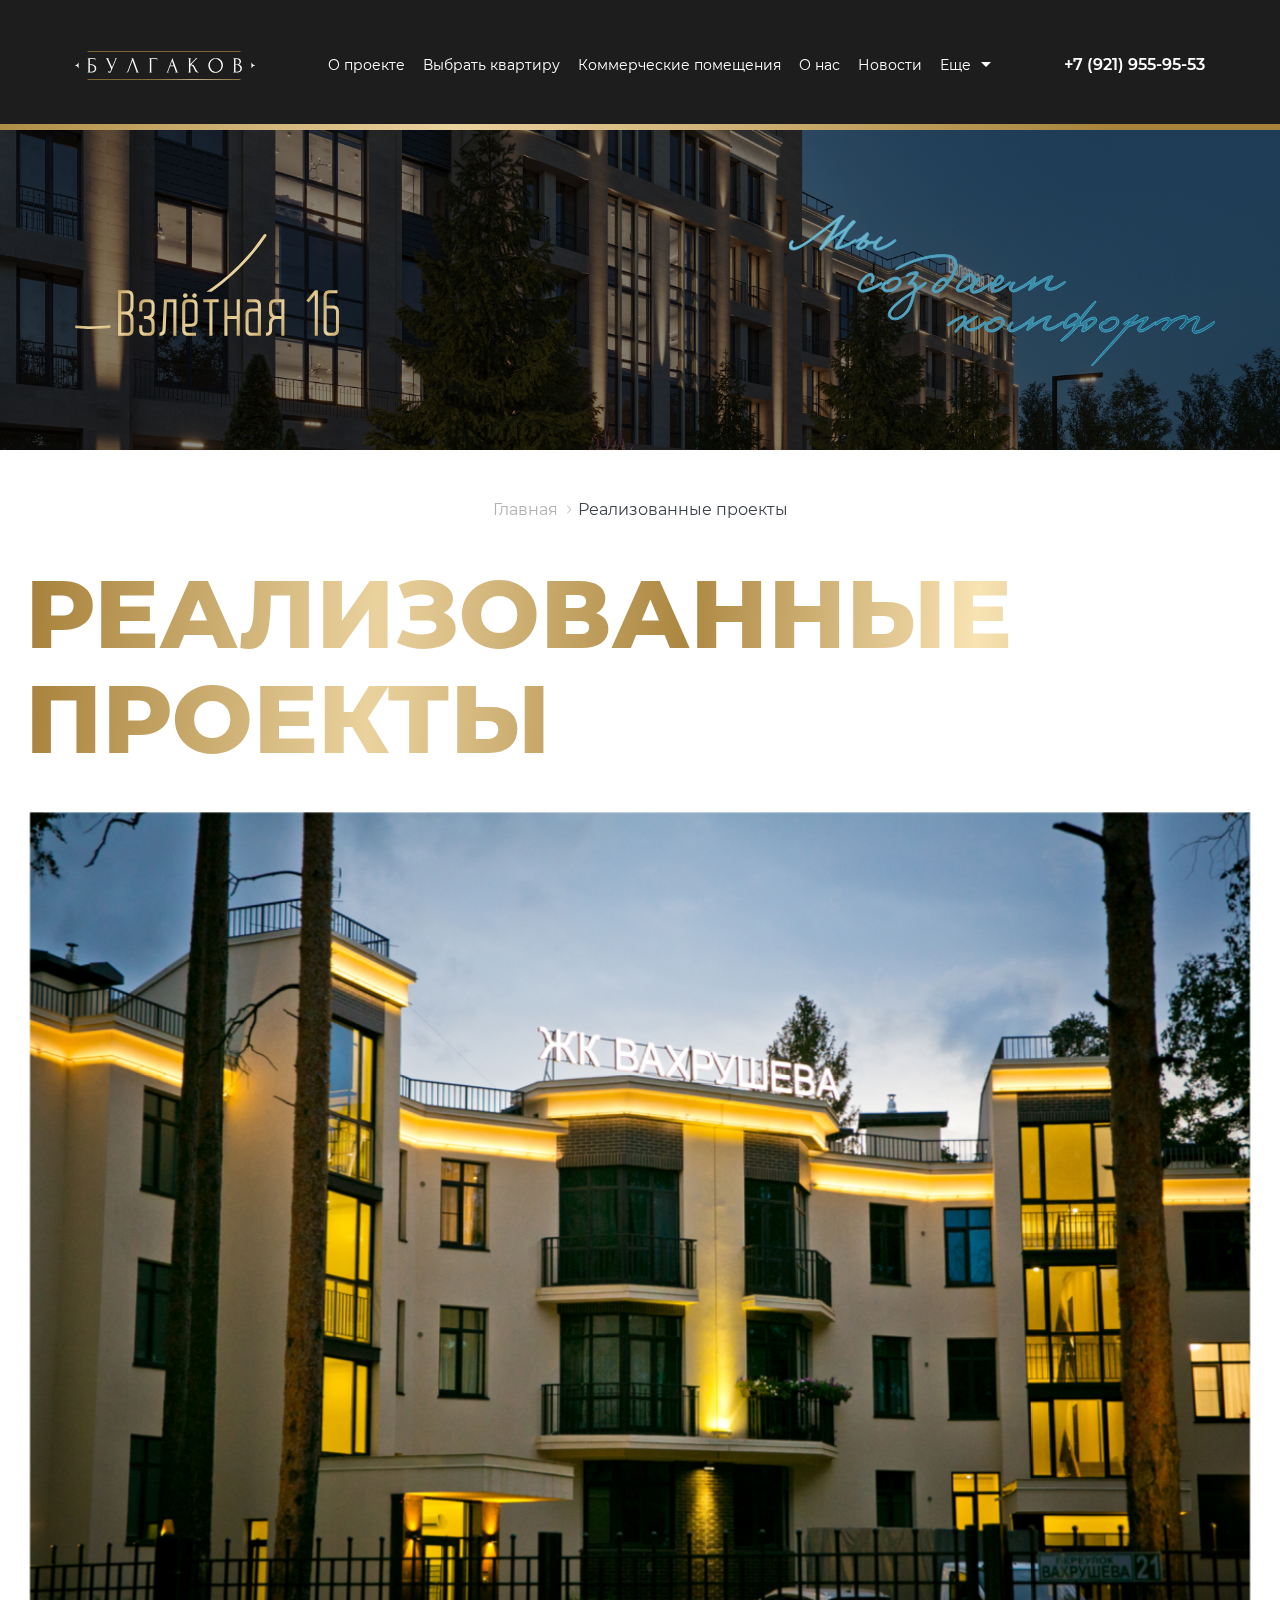
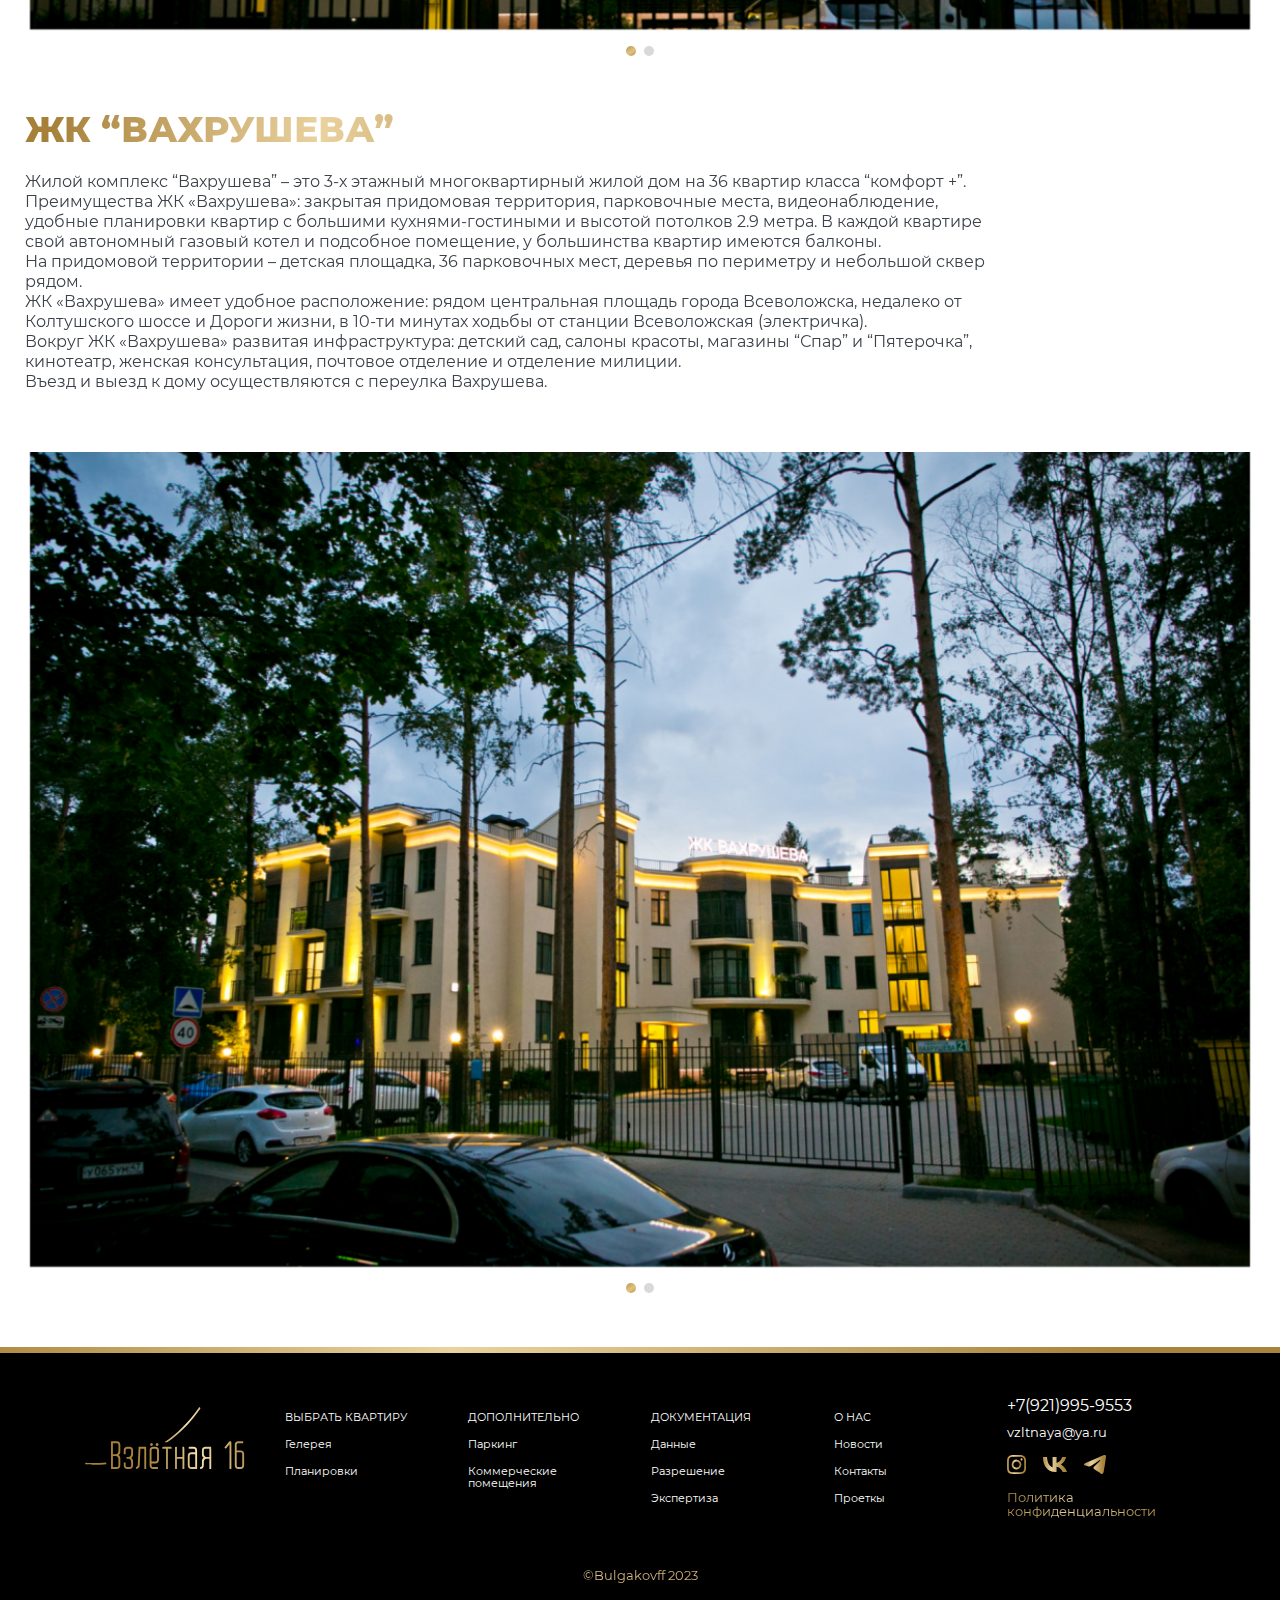
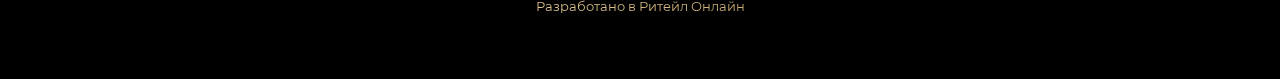
<file: projects.html>
<!DOCTYPE html>
<html lang="ru">
<head>
    <meta charset="UTF-8">
    <meta name="viewport" content="width=device-width, initial-scale=1.0">
    <title>Реализованные проекты</title>
    <link rel="stylesheet" href="https://cdn.jsdelivr.net/npm/swiper@11/swiper-bundle.min.css"/>
    <link rel="stylesheet" href="./css/bootstrap-reboot.min.css">
    <link rel="stylesheet" href="./css/fonts.css">
    <link rel="stylesheet" href="./css/main.css">
</head>
<body>
    <div class="content">
        <div class="main-menu">
            <div class="container">
                <div class="main-header-top">
                    <a href="./index.html" class="main-header-logo">
                        <img src="./img/main-logo.svg" alt="">
                    </a>
                    <ul class="main-header-nav">
                        <li>
                            <a href="./projects.html" class="main-header-nav-link">О проекте</a>
                        </li>
                        <li>
                            <a href="" class="main-header-nav-link">Выбрать квартиру</a>
                        </li>
                        <li>
                            <a href="./gallery.html" class="main-header-nav-link">Коммерческие помещения</a>
                        </li>
                        <li>
                            <a href="" class="main-header-nav-link">О нас</a>
                        </li>
                        <li>
                            <a href="./news.html" class="main-header-nav-link">Новости</a>
                        </li>
                        <li>
                            <a href="./premises.html" class="main-header-nav-link dropdown">Еще</a>
                        </li>
                    </ul>

                    <div class="main-header-nav-text">
                        <img src="./img/main-header/main-headernav-text.svg" alt="">
                    </div>

                    <a href="tel:+79219559553" class="main-header-tel">
                        +7 (921) 955-95-53
                    </a>
                    
                    <a href="" class="header-bnt-menu">
                        <svg xmlns="http://www.w3.org/2000/svg" width="25" height="23" viewBox="0 0 25 23" fill="none">
                            <path d="M1 1H24" stroke="white" stroke-width="1.12722" stroke-linecap="round" stroke-linejoin="round"/>
                            <path d="M1 11.3174H24" stroke="white" stroke-width="1.12722" stroke-linecap="round" stroke-linejoin="round"/>
                            <path d="M1 21.6348H24" stroke="white" stroke-width="1.12722" stroke-linecap="round" stroke-linejoin="round"/>
                          </svg>
                    </a>
    
    
                    <ul class="mobile-menu">
                        <div class="mobile-menu-close">
                            <?xml version="1.0"?><svg xmlns="http://www.w3.org/2000/svg" fill="currentColor" viewBox="0 0 30 30" width="90px" height="90px">    <path d="M 7 4 C 6.744125 4 6.4879687 4.0974687 6.2929688 4.2929688 L 4.2929688 6.2929688 C 3.9019687 6.6839688 3.9019687 7.3170313 4.2929688 7.7070312 L 11.585938 15 L 4.2929688 22.292969 C 3.9019687 22.683969 3.9019687 23.317031 4.2929688 23.707031 L 6.2929688 25.707031 C 6.6839688 26.098031 7.3170313 26.098031 7.7070312 25.707031 L 15 18.414062 L 22.292969 25.707031 C 22.682969 26.098031 23.317031 26.098031 23.707031 25.707031 L 25.707031 23.707031 C 26.098031 23.316031 26.098031 22.682969 25.707031 22.292969 L 18.414062 15 L 25.707031 7.7070312 C 26.098031 7.3170312 26.098031 6.6829688 25.707031 6.2929688 L 23.707031 4.2929688 C 23.316031 3.9019687 22.682969 3.9019687 22.292969 4.2929688 L 15 11.585938 L 7.7070312 4.2929688 C 7.5115312 4.0974687 7.255875 4 7 4 z"/></svg>
                        </div>
                        <li>
                            <a href="./projects.html" class="mobile-menu-link">О ПРОЕКТЕ</a>
                        </li>
                        <li>
                            <a href="" class="mobile-menu-link">ВЫБРАТЬ КВАРТИРУ</a>
                        </li>
                        <li>
                            <a href="./gallery.html" class="mobile-menu-link">Коммерческие помещения</a>
                        </li>
                        <li>
                            <a href="" class="mobile-menu-link">О НАС</a>
                        </li>
                        <li>
                            <a href="./news.html" class="mobile-menu-link">НОВОСТИ</a>
                        </li>
                        <li>
                            <a href="./premises.html" class="mobile-menu-link">ЕЩЁ</a>
                        </li>
                    </ul>
                </div>
            </div>
        </div>
        <section class="header projects">
            <div class="container">
                <div class="header-middle-wrap">
                    <a href="" class="main-bnt w-336 anima-btn">
                        ВЫБРАТЬ КВАРТИРУ 
                    </a>
                    <a href="" class="main-bnt w-336 anima-btn">
                        коммерческие помещения
                    </a>
                </div>


                <div class="header-down">
                    <div class="header-name-img">
                        <img src="./img/header-name.svg" alt="">
                    </div>
                    <div class="header-down-img">
                        <img class="desc" src="./img/header-down-text.svg" alt="">
                        <img class="mob" src="./img/header-down-text-mob.svg" alt="">
                    </div>
                </div>
            </div>
        </section>

        <div class="breadcrumbs">
            <div class="container">
                <div class="breadcrumbs-wrap">
                    <a href="./index.html" class="breadcrumbs-item">Главная</a>
                    <a href="./projects.html" class="breadcrumbs-item">Реализованные проекты</a>
                </div>
            </div>
        </div>

        <section id="first-scroll" class="gallery first">
            <div class="container slider">
                <div class="title"><span>реализованные</span> проекты</div>
                <div class="gallery-slider swiper">
                    <div class="gallery-slider-wrap swiper-wrapper">
                        <div class="gallery-slider-item swiper-slide">
                            <img src="./img/projects/slide-1.png" alt="">
                        </div>
                        <div class="gallery-slider-item swiper-slide">
                            <img src="./img/projects/slide-1.png" alt="">
                        </div>
                    </div>
                    <div class="swiper-pagination"></div>
                </div>
                <div class="gallery-about">
                    <div class="subtitle">ЖК “Вахрушева”</div>
                    <div class="gallery-descr">
                        <p>Жилой комплекс “Вахрушева” – это 3-х этажный многоквартирный жилой дом на 36 квартир класса “комфорт +”.</p>
                        <p>Преимущества ЖК «Вахрушева»: закрытая придомовая территория, парковочные места, видеонаблюдение, удобные планировки квартир с большими кухнями-гостиными и высотой потолков 2.9 метра. В каждой квартире свой автономный газовый котел и подсобное помещение, у большинства квартир имеются балконы.</p>
                        <p>На придомовой территории – детская площадка, 36 парковочных мест, деревья по периметру и небольшой сквер рядом.</p>
                        <p>ЖК «Вахрушева» имеет удобное расположение: рядом центральная площадь города Всеволожска, недалеко от Колтушского шоссе и Дороги жизни, в 10-ти минутах ходьбы от станции Всеволожская (электричка).</p>
                        <p>Вокруг ЖК «Вахрушева» развитая инфраструктура: детский сад, салоны красоты, магазины “Спар” и “Пятерочка”, кинотеатр, женская консультация, почтовое отделение и отделение милиции.</p>
                        <p>Въезд и выезд к дому осуществляются с переулка Вахрушева.</p>
                    </div>
                </div>
            </div>
        </section>

        <section class="gallery">
            <div class="container slider">
                <div class="gallery-slider swiper">
                    <div class="gallery-slider-wrap swiper-wrapper">
                        <div class="gallery-slider-item swiper-slide">
                            <img src="./img/projects/slide-2.png" alt="">
                        </div>
                        <div class="gallery-slider-item swiper-slide">
                            <img src="./img/projects/slide-2.png" alt="">
                        </div>
                    </div>
                    <div class="swiper-pagination"></div>
                </div>
            </div>
        </section>

        <section class="footer">
            <div class="container">
                <div class="footer-top">
                    <a href="/" class="footer-logo">
                        <img src="./img/footer-logo.svg" alt="">
                    </a>
                    <div class="footer-menu">
                        <div class="footer-menu-list">
                            <a href="" class="footer-menu-title">Выбрать квартиру</a>
                            <a href="" class="footer-menu-item">Гелерея</a>
                            <a href="" class="footer-menu-item">Планировки</a>
                        </div>
                        <div class="footer-menu-list">
                            <a href="" class="footer-menu-title">Дополнительно</a>
                            <a href="" class="footer-menu-item">Паркинг</a>
                            <a href="" class="footer-menu-item">Коммерческие помещения</a>
                        </div>
                        <div class="footer-menu-list">
                            <a href="" class="footer-menu-title">Документация</a>
                            <a href="" class="footer-menu-item">Данные</a>
                            <a href="" class="footer-menu-item">Разрешение</a>
                            <a href="" class="footer-menu-item">Экспертиза</a>
                        </div>
                        <div class="footer-menu-list">
                            <a href="" class="footer-menu-title">О нас</a>
                            <a href="" class="footer-menu-item">Новости</a>
                            <a href="" class="footer-menu-item">Контакты</a>
                            <a href="" class="footer-menu-item">Проеткы</a>
                        </div>
                    </div>
                    <div class="footer-contacts">
                        <div class="footer-contacts-wrap-links">
                            <a href="tel:+79219959553" class="footer-contacts-tel">+7(921)995-9553</a>
                            <a href="mailto:Vzltnaya@ya.ru" class="footer-contacts-email">vzltnaya@ya.ru</a>
                        </div>
                        <div class="footer-contacts-social">
                            <a href="" class="footer-contacts-sicial-item">
                                <img src="./img/inst-icon.svg" alt="">
                            </a>
                            <a href="" class="footer-contacts-sicial-item">
                                <img src="./img/vk-icon.svg" alt="">
                            </a>
                            <a href="" class="footer-contacts-sicial-item">
                                <img src="./img/th-icon.svg" alt="">
                            </a>
                        </div>
                        <div class="footer-contacts-politic desc">Политика конфиденциальности</div>
                    </div>
                </div>
                <div class="footer-ritail">
                    <p class="footer-contacts-politic mob">Политика конфиденциальности</p>
                    <p>©Bulgakovff 2023</p>
                    <p>Разработано в Ритейл Онлайн</p>
                </div>
            </div>
        </section>


    </div>
    

    <script src="./js/jquery-3.7.1.min.js"></script>
    <script src="https://cdn.jsdelivr.net/npm/swiper@11/swiper-bundle.min.js"></script>
    <script src="./js/main.js"></script>
</body>
</html>
</file>
<file: css/fonts.css>
@font-face {
	font-family: 'Montserrat';
	src: url('../fonts/Montserrat-Light.eot');
	src: local('Montserrat Light'), local('Montserrat-Light'),
		url('../fonts/Montserrat-Light.eot?#iefix') format('embedded-opentype'),
		url('../fonts/Montserrat-Light.woff') format('woff'),
		url('../fonts/Montserrat-Light.ttf') format('truetype');
	font-weight: 300;
	font-style: normal;
}

@font-face {
	font-family: 'Montserrat';
	src: url('../fonts/Montserrat-MediumItalic.eot');
	src: local('Montserrat Medium Italic'), local('Montserrat-MediumItalic'),
		url('../fonts/Montserrat-MediumItalic.eot?#iefix') format('embedded-opentype'),
		url('../fonts/Montserrat-MediumItalic.woff') format('woff'),
		url('../fonts/Montserrat-MediumItalic.ttf') format('truetype');
	font-weight: 500;
	font-style: italic;
}

@font-face {
	font-family: 'Montserrat';
	src: url('../fonts/Montserrat-Thin.eot');
	src: local('Montserrat Thin'), local('Montserrat-Thin'),
		url('../fonts/Montserrat-Thin.eot?#iefix') format('embedded-opentype'),
		url('../fonts/Montserrat-Thin.woff') format('woff'),
		url('../fonts/Montserrat-Thin.ttf') format('truetype');
	font-weight: 100;
	font-style: normal;
}

@font-face {
	font-family: 'Montserrat';
	src: url('../fonts/Montserrat-ExtraLightItalic.eot');
	src: local('Montserrat ExtraLight Italic'), local('Montserrat-ExtraLightItalic'),
		url('../fonts/Montserrat-ExtraLightItalic.eot?#iefix') format('embedded-opentype'),
		url('../fonts/Montserrat-ExtraLightItalic.woff') format('woff'),
		url('../fonts/Montserrat-ExtraLightItalic.ttf') format('truetype');
	font-weight: 200;
	font-style: italic;
}

@font-face {
	font-family: 'Montserrat';
	src: url('../fonts/Montserrat-BoldItalic.eot');
	src: local('Montserrat Bold Italic'), local('Montserrat-BoldItalic'),
		url('../fonts/Montserrat-BoldItalic.eot?#iefix') format('embedded-opentype'),
		url('../fonts/Montserrat-BoldItalic.woff') format('woff'),
		url('../fonts/Montserrat-BoldItalic.ttf') format('truetype');
	font-weight: 700;
	font-style: italic;
}

@font-face {
	font-family: 'Montserrat';
	src: url('../fonts/Montserrat-SemiBold.eot');
	src: local('Montserrat SemiBold'), local('Montserrat-SemiBold'),
		url('../fonts/Montserrat-SemiBold.eot?#iefix') format('embedded-opentype'),
		url('../fonts/Montserrat-SemiBold.woff') format('woff'),
		url('../fonts/Montserrat-SemiBold.ttf') format('truetype');
	font-weight: 600;
	font-style: normal;
}

@font-face {
	font-family: 'Montserrat';
	src: url('../fonts/Montserrat-ExtraLight.eot');
	src: local('Montserrat ExtraLight'), local('Montserrat-ExtraLight'),
		url('../fonts/Montserrat-ExtraLight.eot?#iefix') format('embedded-opentype'),
		url('../fonts/Montserrat-ExtraLight.woff') format('woff'),
		url('../fonts/Montserrat-ExtraLight.ttf') format('truetype');
	font-weight: 200;
	font-style: normal;
}

@font-face {
	font-family: 'Montserrat';
	src: url('../fonts/Montserrat-ExtraBoldItalic.eot');
	src: local('Montserrat ExtraBold Italic'), local('Montserrat-ExtraBoldItalic'),
		url('../fonts/Montserrat-ExtraBoldItalic.eot?#iefix') format('embedded-opentype'),
		url('../fonts/Montserrat-ExtraBoldItalic.woff') format('woff'),
		url('../fonts/Montserrat-ExtraBoldItalic.ttf') format('truetype');
	font-weight: 800;
	font-style: italic;
}

@font-face {
	font-family: 'Montserrat';
	src: url('../fonts/Montserrat-Italic.eot');
	src: local('Montserrat Italic'), local('Montserrat-Italic'),
		url('../fonts/Montserrat-Italic.eot?#iefix') format('embedded-opentype'),
		url('../fonts/Montserrat-Italic.woff') format('woff'),
		url('../fonts/Montserrat-Italic.ttf') format('truetype');
	font-weight: normal;
	font-style: italic;
}

@font-face {
	font-family: 'Montserrat';
	src: url('../fonts/Montserrat-Bold.eot');
	src: local('Montserrat Bold'), local('Montserrat-Bold'),
		url('../fonts/Montserrat-Bold.eot?#iefix') format('embedded-opentype'),
		url('../fonts/Montserrat-Bold.woff') format('woff'),
		url('../fonts/Montserrat-Bold.ttf') format('truetype');
	font-weight: 700;
	font-style: normal;
}

@font-face {
	font-family: 'Montserrat';
	src: url('../fonts/Montserrat-LightItalic.eot');
	src: local('Montserrat Light Italic'), local('Montserrat-LightItalic'),
		url('../fonts/Montserrat-LightItalic.eot?#iefix') format('embedded-opentype'),
		url('../fonts/Montserrat-LightItalic.woff') format('woff'),
		url('../fonts/Montserrat-LightItalic.ttf') format('truetype');
	font-weight: 300;
	font-style: italic;
}

@font-face {
	font-family: 'Montserrat';
	src: url('../fonts/Montserrat-BlackItalic.eot');
	src: local('Montserrat Black Italic'), local('Montserrat-BlackItalic'),
		url('../fonts/Montserrat-BlackItalic.eot?#iefix') format('embedded-opentype'),
		url('../fonts/Montserrat-BlackItalic.woff') format('woff'),
		url('../fonts/Montserrat-BlackItalic.ttf') format('truetype');
	font-weight: 900;
	font-style: italic;
}

@font-face {
	font-family: 'Montserrat';
	src: url('../fonts/Montserrat-SemiBoldItalic.eot');
	src: local('Montserrat SemiBold Italic'), local('Montserrat-SemiBoldItalic'),
		url('../fonts/Montserrat-SemiBoldItalic.eot?#iefix') format('embedded-opentype'),
		url('../fonts/Montserrat-SemiBoldItalic.woff') format('woff'),
		url('../fonts/Montserrat-SemiBoldItalic.ttf') format('truetype');
	font-weight: 600;
	font-style: italic;
}

@font-face {
	font-family: 'Montserrat';
	src: url('../fonts/Montserrat-Regular.eot');
	src: local('Montserrat Regular'), local('Montserrat-Regular'),
		url('../fonts/Montserrat-Regular.eot?#iefix') format('embedded-opentype'),
		url('../fonts/Montserrat-Regular.woff') format('woff'),
		url('../fonts/Montserrat-Regular.ttf') format('truetype');
	font-weight: 400;
	font-style: normal;
}

@font-face {
	font-family: 'Montserrat';
	src: url('../fonts/Montserrat-Medium.eot');
	src: local('Montserrat Medium'), local('Montserrat-Medium'),
		url('../fonts/Montserrat-Medium.eot?#iefix') format('embedded-opentype'),
		url('../fonts/Montserrat-Medium.woff') format('woff'),
		url('../fonts/Montserrat-Medium.ttf') format('truetype');
	font-weight: 500;
	font-style: normal;
}

@font-face {
	font-family: 'Montserrat';
	src: url('../fonts/Montserrat-ExtraBold.eot');
	src: local('Montserrat ExtraBold'), local('Montserrat-ExtraBold'),
		url('../fonts/Montserrat-ExtraBold.eot?#iefix') format('embedded-opentype'),
		url('../fonts/Montserrat-ExtraBold.woff') format('woff'),
		url('../fonts/Montserrat-ExtraBold.ttf') format('truetype');
	font-weight: 800;
	font-style: normal;
}

@font-face {
	font-family: 'Montserrat';
	src: url('../fonts/Montserrat-Black.eot');
	src: local('Montserrat Black'), local('Montserrat-Black'),
		url('../fonts/Montserrat-Black.eot?#iefix') format('embedded-opentype'),
		url('../fonts/Montserrat-Black.woff') format('woff'),
		url('../fonts/Montserrat-Black.ttf') format('truetype');
	font-weight: 900;
	font-style: normal;
}

@font-face {
	font-family: 'Montserrat';
	src: url('../fonts/Montserrat-ThinItalic.eot');
	src: local('Montserrat Thin Italic'), local('Montserrat-ThinItalic'),
		url('../fonts/Montserrat-ThinItalic.eot?#iefix') format('embedded-opentype'),
		url('../fonts/Montserrat-ThinItalic.woff') format('woff'),
		url('../fonts/Montserrat-ThinItalic.ttf') format('truetype');
	font-weight: 100;
	font-style: italic;
}







@font-face {
    font-family: 'Inter';
    src: url('../fonts/Inter-BoldItalic.eot');
    src: local('Inter Bold Italic'), local('Inter-BoldItalic'),
        url('../fonts/Inter-BoldItalic.eot?#iefix') format('embedded-opentype'),
        url('../fonts/Inter-BoldItalic.woff2') format('woff2'),
        url('../fonts/Inter-BoldItalic.woff') format('woff'),
        url('../fonts/Inter-BoldItalic.ttf') format('truetype');
    font-weight: 700;
    font-style: italic;
}

@font-face {
    font-family: 'Inter';
    src: url('../fonts/Inter-MediumItalic.eot');
    src: local('Inter Medium Italic'), local('Inter-MediumItalic'),
        url('../fonts/Inter-MediumItalic.eot?#iefix') format('embedded-opentype'),
        url('../fonts/Inter-MediumItalic.woff2') format('woff2'),
        url('../fonts/Inter-MediumItalic.woff') format('woff'),
        url('../fonts/Inter-MediumItalic.ttf') format('truetype');
    font-weight: 500;
    font-style: italic;
}

@font-face {
    font-family: 'Inter';
    src: url('../fonts/Inter-ThinItalicBETA.eot');
    src: local('Inter Thin Italic BETA'), local('Inter-ThinItalicBETA'),
        url('../fonts/Inter-ThinItalicBETA.eot?#iefix') format('embedded-opentype'),
        url('../fonts/Inter-ThinItalicBETA.woff2') format('woff2'),
        url('../fonts/Inter-ThinItalicBETA.woff') format('woff'),
        url('../fonts/Inter-ThinItalicBETA.ttf') format('truetype');
    font-weight: 100;
    font-style: italic;
}

@font-face {
    font-family: 'Inter';
    src: url('../fonts/Inter-Regular.eot');
    src: local('Inter Regular'), local('Inter-Regular'),
        url('../fonts/Inter-Regular.eot?#iefix') format('embedded-opentype'),
        url('../fonts/Inter-Regular.woff2') format('woff2'),
        url('../fonts/Inter-Regular.woff') format('woff'),
        url('../fonts/Inter-Regular.ttf') format('truetype');
    font-weight: 400;
    font-style: normal;
}

@font-face {
    font-family: 'Inter';
    src: url('../fonts/Inter-Black.eot');
    src: local('Inter Black'), local('Inter-Black'),
        url('../fonts/Inter-Black.eot?#iefix') format('embedded-opentype'),
        url('../fonts/Inter-Black.woff2') format('woff2'),
        url('../fonts/Inter-Black.woff') format('woff'),
        url('../fonts/Inter-Black.ttf') format('truetype');
    font-weight: 900;
    font-style: normal;
}

@font-face {
    font-family: 'Inter';
    src: url('../fonts/Inter-BlackItalic.eot');
    src: local('Inter Black Italic'), local('Inter-BlackItalic'),
        url('../fonts/Inter-BlackItalic.eot?#iefix') format('embedded-opentype'),
        url('../fonts/Inter-BlackItalic.woff2') format('woff2'),
        url('../fonts/Inter-BlackItalic.woff') format('woff'),
        url('../fonts/Inter-BlackItalic.ttf') format('truetype');
    font-weight: 900;
    font-style: italic;
}

@font-face {
    font-family: 'Inter';
    src: url('../fonts/Inter-LightBETA.eot');
    src: local('Inter Light BETA'), local('Inter-LightBETA'),
        url('../fonts/Inter-LightBETA.eot?#iefix') format('embedded-opentype'),
        url('../fonts/Inter-LightBETA.woff2') format('woff2'),
        url('../fonts/Inter-LightBETA.woff') format('woff'),
        url('../fonts/Inter-LightBETA.ttf') format('truetype');
    font-weight: 300;
    font-style: normal;
}

@font-face {
    font-family: 'Inter';
    src: url('../fonts/Inter-SemiBold.eot');
    src: local('Inter Semi Bold'), local('Inter-SemiBold'),
        url('../fonts/Inter-SemiBold.eot?#iefix') format('embedded-opentype'),
        url('../fonts/Inter-SemiBold.woff2') format('woff2'),
        url('../fonts/Inter-SemiBold.woff') format('woff'),
        url('../fonts/Inter-SemiBold.ttf') format('truetype');
    font-weight: 600;
    font-style: normal;
}

@font-face {
    font-family: 'Inter';
    src: url('../fonts/Inter-ExtraBoldItalic.eot');
    src: local('Inter Extra Bold Italic'), local('Inter-ExtraBoldItalic'),
        url('../fonts/Inter-ExtraBoldItalic.eot?#iefix') format('embedded-opentype'),
        url('../fonts/Inter-ExtraBoldItalic.woff2') format('woff2'),
        url('../fonts/Inter-ExtraBoldItalic.woff') format('woff'),
        url('../fonts/Inter-ExtraBoldItalic.ttf') format('truetype');
    font-weight: 800;
    font-style: italic;
}

@font-face {
    font-family: 'Inter';
    src: url('../fonts/Inter-Bold.eot');
    src: local('Inter Bold'), local('Inter-Bold'),
        url('../fonts/Inter-Bold.eot?#iefix') format('embedded-opentype'),
        url('../fonts/Inter-Bold.woff2') format('woff2'),
        url('../fonts/Inter-Bold.woff') format('woff'),
        url('../fonts/Inter-Bold.ttf') format('truetype');
    font-weight: 700;
    font-style: normal;
}

@font-face {
    font-family: 'Inter';
    src: url('../fonts/Inter-ExtraLightItalicBETA.eot');
    src: local('Inter Extra Light Italic BETA'), local('Inter-ExtraLightItalicBETA'),
        url('../fonts/Inter-ExtraLightItalicBETA.eot?#iefix') format('embedded-opentype'),
        url('../fonts/Inter-ExtraLightItalicBETA.woff2') format('woff2'),
        url('../fonts/Inter-ExtraLightItalicBETA.woff') format('woff'),
        url('../fonts/Inter-ExtraLightItalicBETA.ttf') format('truetype');
    font-weight: 200;
    font-style: italic;
}

@font-face {
    font-family: 'Inter';
    src: url('../fonts/Inter-ExtraLightBETA.eot');
    src: local('Inter Extra Light BETA'), local('Inter-ExtraLightBETA'),
        url('../fonts/Inter-ExtraLightBETA.eot?#iefix') format('embedded-opentype'),
        url('../fonts/Inter-ExtraLightBETA.woff2') format('woff2'),
        url('../fonts/Inter-ExtraLightBETA.woff') format('woff'),
        url('../fonts/Inter-ExtraLightBETA.ttf') format('truetype');
    font-weight: 200;
    font-style: normal;
}

@font-face {
    font-family: 'Inter';
    src: url('../fonts/Inter-ExtraBold.eot');
    src: local('Inter Extra Bold'), local('Inter-ExtraBold'),
        url('../fonts/Inter-ExtraBold.eot?#iefix') format('embedded-opentype'),
        url('../fonts/Inter-ExtraBold.woff2') format('woff2'),
        url('../fonts/Inter-ExtraBold.woff') format('woff'),
        url('../fonts/Inter-ExtraBold.ttf') format('truetype');
    font-weight: 800;
    font-style: normal;
}

@font-face {
    font-family: 'Inter';
    src: url('../fonts/Inter-ThinBETA.eot');
    src: local('Inter Thin BETA'), local('Inter-ThinBETA'),
        url('../fonts/Inter-ThinBETA.eot?#iefix') format('embedded-opentype'),
        url('../fonts/Inter-ThinBETA.woff2') format('woff2'),
        url('../fonts/Inter-ThinBETA.woff') format('woff'),
        url('../fonts/Inter-ThinBETA.ttf') format('truetype');
    font-weight: 100;
    font-style: normal;
}

@font-face {
    font-family: 'Inter';
    src: url('../fonts/Inter-LightItalicBETA.eot');
    src: local('Inter Light Italic BETA'), local('Inter-LightItalicBETA'),
        url('../fonts/Inter-LightItalicBETA.eot?#iefix') format('embedded-opentype'),
        url('../fonts/Inter-LightItalicBETA.woff2') format('woff2'),
        url('../fonts/Inter-LightItalicBETA.woff') format('woff'),
        url('../fonts/Inter-LightItalicBETA.ttf') format('truetype');
    font-weight: 300;
    font-style: italic;
}

@font-face {
    font-family: 'Inter';
    src: url('../fonts/Inter-Italic.eot');
    src: local('Inter Italic'), local('Inter-Italic'),
        url('../fonts/Inter-Italic.eot?#iefix') format('embedded-opentype'),
        url('../fonts/Inter-Italic.woff2') format('woff2'),
        url('../fonts/Inter-Italic.woff') format('woff'),
        url('../fonts/Inter-Italic.ttf') format('truetype');
    font-weight: 400;
    font-style: italic;
}

@font-face {
    font-family: 'Inter';
    src: url('../fonts/Inter-SemiBoldItalic.eot');
    src: local('Inter Semi Bold Italic'), local('Inter-SemiBoldItalic'),
        url('../fonts/Inter-SemiBoldItalic.eot?#iefix') format('embedded-opentype'),
        url('../fonts/Inter-SemiBoldItalic.woff2') format('woff2'),
        url('../fonts/Inter-SemiBoldItalic.woff') format('woff'),
        url('../fonts/Inter-SemiBoldItalic.ttf') format('truetype');
    font-weight: 600;
    font-style: italic;
}

@font-face {
    font-family: 'Inter';
    src: url('../fonts/Inter-Medium.eot');
    src: local('Inter Medium'), local('Inter-Medium'),
        url('../fonts/Inter-Medium.eot?#iefix') format('embedded-opentype'),
        url('../fonts/Inter-Medium.woff2') format('woff2'),
        url('../fonts/Inter-Medium.woff') format('woff'),
        url('../fonts/Inter-Medium.ttf') format('truetype');
    font-weight: 500;
    font-style: normal;
}
</file>
<file: css/main.css>
* {
    margin: 0;
    padding: 0;
    box-sizing: border-box;
}

ul, li {
    list-style: none;
    margin: 0;
    padding: 0;
}

input[type=text],
input[type=email],
input[type=tel] {
    width: 100%;
    height: 50px;
    border: 1px solid #D9D9D9;
    background: #FFF;
    padding: 14px 19px 14px 19px;
}

input[type=text]::placeholder,
input[type=email]::placeholder,
input[type=tel]::placeholder,
textarea::placeholder {
    font: 400 18px/1 'Montserrat', normal;
    color: #B1B1B1;
}

textarea {
    width: 100%;
    border: 1px solid #D9D9D9;
    background: #FFF;
    padding: 14px 19px 14px 19px;
}

a:hover {
    color: inherit;
    text-decoration: none;
}

body {
    font: 400 16px/1.3 'Montserrat', normal;
    color: #3C424A;
}

.text-inline {
    display: inline-block;
}

.content {
    min-height: 100vh;
    overflow: hidden;
    display: flex;
    flex-direction: column;
}

.container {
    width: 100%;
    padding: 0 20px;
    margin: 0 auto;
}

.main-menu {
    position: relative;
    background: #1C1D1C;
}

.main-menu::after {
    content: '';
    position: absolute;
    bottom: 0;
    left: 0;
    right: 0;
    height: 6px;
    background: linear-gradient(90deg, #B08D46 0%, #EAD29E 35.41%, #A7833B 87.24%);
    width: 100%;
}

.main-header {
    position: relative;
    overflow: hidden;
    height: calc(100vh);
    background: url(../img/main-header/main-bg.png) no-repeat center/cover;
}

.main-header .container {
    height: 100vh;
    display: flex;
    flex-direction: column;
}

.main-header::after {
    content: '';
    width: 100%;
    height: unset;
    position: absolute;
    top: 0;
    bottom: 0;
    left: 0;
    right: 0;
    opacity: 0.72;
    background: rgba(28, 29, 28, 0.50);
    mix-blend-mode: multiply;
}

.main-header-top {
    position: relative;
    height: 130px;
    z-index: 10;
    display: flex;
    justify-content: space-between;
    align-items: center;
}

.main-header-nav {
    display: flex;
    gap: 18px;
    align-items: center;
}

.main-header-nav-link {
    position: relative;
    padding: 0 0 3px 0;
    font: 400 14px/1 'Montserrat', normal;
    color: #FFF;
    transition: all .3s ease;
}

.main-header-nav-link:after {
    content: '';
    position: absolute;
    bottom: 0;
    left: 50%;
    transform: translateX(-50%);
    width: 0%;
    height: 2px;
    border-radius: 3px;
    background-color: #FFF;
    transition: all .3s ease;
}

.main-header-top.white .main-header-nav-link:after {
    content: '';
    background-color: #FFFFFF;
}

.main-header-nav-link.dropdown {
    position: relative;
    padding: 0 20px 3px 0;
}

.main-header-nav-link.dropdown::before {
    content: ''; 
    position: absolute;
    right: 0; 
    top: 6px;
    border: 5px solid transparent;
    border-top: 5px solid #FFF;
}

.main-header-nav-text {
    display: none;
}

.main-header-top.white .main-header-nav-link.dropdown::before {
    content: ''; 
    border-top: 5px solid #FFFFFF;
}

.main-header-nav-link:hover {
    color: #FFFFFF;
}

.main-header-nav-link:hover::after  {
    width: 100%;
}

.main-header-tel {
    font: 600 16px/1 'Montserrat', normal;
    color: #FFF;
}

.main-header-tel:hover {
    color: #FFFFFF;
}

.main-header-name {
    position: relative;
    text-align: center;
}

.main-header-name img {
    position: relative;
    z-index: 2;
    margin-top: 110px;
}

.header-btn-wrap {
    margin-top: 95px;
    display: flex;
    gap: 25px;
    width: 100%;
    align-items: center;
    flex-direction: column;
}

.main-bnt {
    display: flex;
    justify-content: center;
    align-items: center;
    text-align: center;
    position: relative;
    z-index: 2;
    padding: 17px 29px;
    border-radius: 5px;
    border: 1px solid #B08D46;
    background: #1C1D1C;
    font: 400 20px/1.3 'Montserrat', normal;
    color: #FFF;
    letter-spacing: 1.4px;
    text-transform: uppercase;
    overflow: hidden;
}

.main-bnt:hover {
    color: #FFF;
}

.anima-btn::before {
    content: '';
    position: absolute;
    left: 0;
    top: 0;
    width: 30px;
    height: 100%;
    background-color: rgba(214, 175, 0, 0.6);
    transform: translateX(-80px) skewX(-45deg);
    animation: btn-blick 5s infinite;
}

@keyframes btn-blick {
    0% {
        transform: translateX(-80px) skewX(-45deg);
    }
    20% {
        transform: translateX(460px) skewX(-45deg);
    }
    100% {
        transform: translateX(460px) skewX(-45deg);
    }
}

.main-bnt.w-336 {
    max-width: 336px;
    width: 100%;
}

.main-header-text {
    position: relative;
    z-index: 3;
    text-align: center;
    margin-top: 120px;
}

.main-header-text .mob {
    display: none;
}

.header-bnt-menu,
.header-mobile a {
    color: #403333;
}

.header-mobile,
.header-bnt-menu,
.main-header-text.mob {
    display: none;
}

.mobile-menu {
    opacity: 0;
    z-index: 99;
    position: fixed;
    display: flex;
    flex-direction: column;
    right: -600px;
    top: 0;
    bottom: 0;
    width: 300px;
    background-color: #000000;
    padding: 50px 20px 20px 20px;
    height: 100%;
    transition: all .4s ease-in-out;
}

.mobile-menu.active {
    opacity: 1;
    right: 0px;
}

.mobile-menu-close {
    cursor: pointer;
    position: absolute;
    top: 10px;
    right: 10px;
}

.mobile-menu-close svg {
    color: #FFFFFF;
    width: 30px;
    height: 30px;
}

.mobile-menu-link {
    display: inline-block;
    font: 600 14px/1 'Montserrat', normal;
    color: #FFFFFF;
    text-transform: uppercase;
}

.mobile-menu-link:hover {
    color: #FFFFFF;
}

.mobile-menu li:not(:last-child) {
    margin-bottom: 20px;
}

.architect {
    padding: 105px 0 0 0;
}

.title {
    font: 800 96px/1.1 'Montserrat', normal;
    text-transform: uppercase;
    background: linear-gradient(94deg, #A68039 0%, #EAD29E 28.54%, #AC8741 53.29%, #F8E3B3 76.81%, #B3904D 98.69%);
    background-clip: text;
    -webkit-background-clip: text;
    -webkit-text-fill-color: transparent;
}

.title.title-right {
    text-align: right;
}

.subtitle {
    font: 800 36px/1.1 'Montserrat', normal;
    text-transform: uppercase;
    background: linear-gradient(94deg, #A68039 2.36%, #EAD29E 30.38%, #AC8741 54.69%, #F8E3B3 77.79%, #B3904D 99.27%);
    background-clip: text;
    -webkit-background-clip: text;
    -webkit-text-fill-color: transparent;
}

.architect-wrap {
    margin: 25px 0 0 0;
    display: flex;
    gap: 57px;
}

.architect-text {
    font: 400 16px/1.5 'Montserrat', normal;
}

.architect-text p:last-child {
    margin-bottom: 0;
}

.architect-img-descr-wrap {
    position: relative;
}

.architect-img-descr {
    position: absolute;
    bottom: 0;
    left: 0;
    right: 0;
    height: 40px;
    width: 100%;
    background: linear-gradient(90deg, #B08D46 0%, #EAD29E 35.41%, #A7833B 87.24%);
    display: flex;
    align-items: center;
    justify-content: center;
    font: 600 12px/1.2 'Montserrat', normal;
    color: #0C0C0C;
    text-align: center;
}

.content-wrap {
    margin: 0 auto;
    max-width: 1920px;
    width: 100%;
    position: relative;
}

.numbers {
    position: relative;
    overflow: hidden;
    margin: 50px 0;
    padding-top: 80px;
    background: #1C1D1C;
    height: 836px;
}

.numbers-left {
    width: 60%;
}

.numbers-info-circle {
    z-index: 1;
    position: absolute;
    right: 44%;
    top: 50%;
    transform: translate(0, -50%);
    background: #1C1D1C;
    border-radius: 1174px;
    height: 1174px;
    width: 1174px;
}

.numbers-info-wrap {
    position: relative;
    z-index: 2;
}

.numbers-info {
    max-width: 570px;
    position: relative;
    margin-top: 70px;
    margin-bottom: 45px;
    padding: 35px 0;
    display: grid;
    grid-template-columns: repeat(3, 1fr);
    row-gap: 20px;
    column-gap: 30px;
}

.numbers-info::before {
    content: '';
    position: absolute;
    top: 0;
    left: 0;
    right: 0;
    width: 100%;
    height: 2px;
    background: linear-gradient(90deg, #B08D46 0%, #EAD29E 35.41%, #A7833B 87.24%);
}

.numbers-info::after {
    content: '';
    position: absolute;
    bottom: 0;
    left: 0;
    right: 0;
    width: 100%;
    height: 2px;
    background: linear-gradient(90deg, #B08D46 0%, #EAD29E 35.41%, #A7833B 87.24%);
}

.numbers-info-num {
    font: 800 62px/1 'Montserrat', normal;
    text-transform: uppercase;
    background: linear-gradient(90deg, #B08D46 0%, #EAD29E 35.41%, #A7833B 87.24%);
    background-clip: text;
    -webkit-background-clip: text;
    -webkit-text-fill-color: transparent;
}

.numbers-info-text {
    font: 400 17px/1.1 'Montserrat', normal;
    color: #FFF;
}

.numbers-right {
    position: absolute;
    right: 0;
    top: 0;
}

.numbers-info-img .mob {
    display: none;
}

.location-map {
    padding: 85px 0 0 0;
}

.location-map-img {
    text-align: center;
    margin: 20px 0 0 0;
}

.location-map-img img {
    max-width: 100%;
}

.plan-diagram {
    padding: 105px 0 80px 0;
}

.plan-diagram-wrap {
    margin: 45px 0 0 0;
}

.plan-diagram-img-right {
    position: absolute;
    right: 0;
    bottom: 80px;
}

.advantages {
    padding: 105px 0 105px 0;
    background: #000;
}

.advantages-wrap {
    margin: 59px 0 0 0;
    display: grid;
    grid-template-columns: repeat(4, 1fr);
    column-gap: 60px;
}

.advantages-item {
    position: relative;
    padding: 12px 0 0 0;
    font: 400 15px/1.25 'Montserrat', normal;
    color: #D9D9D9;
    text-transform: uppercase;
}

.advantages-item::before {
    content: '';
    display: block;
    height: 1px;
    width: 180px;
    background-color: #A68039;
    position: absolute;
    left: 0;
    top: 0;
}

.content-wrap.pt105 {
    padding: 105px 0 0 0;
}

.architect-slider-item {
    display: flex;
}

.architect-slider-img {
    position: relative;
    max-width: 947px;
    width: 100%;
    height: 600px;
    opacity: 0;
}

.architect-slider-img::before {
    content: '';
    position: absolute;
    top: 0;
    bottom: 0;
    right: 0;
    left: 0;
    width: 100%;
    height: 100%;
    background: linear-gradient(215deg, #FFF 19.1%, rgba(255, 255, 255, 0.00) 54.6%);
}

.architect-slider-img img {
    width: 100%;
    height: 100%;
    object-fit: cover;
}

.architect-slider-text-img.mob {
    display: none;
}

.architect-slider-text {
    opacity: 0;
    margin: 10px 0 0 23px;
    padding: 0 0 50px 0;
    max-width: 580px;
    width: 100%;
}

.architect-slider-text p {
    font: 400 16px/1.25 'Montserrat', normal;
}

.swiper-slide-active .architect-slider-text,
.swiper-slide-active .architect-slider-img,
.swiper-slide-active .architect-slider-mob-top,
.swiper-slide-active .iandscaping-slider-mob-top  {
    opacity: 1;
}

.title.mob{
    display: none;
}

.architect-slider-text .title-slider {
    position: relative;
    z-index: 3;
    margin: 0 0 25px -330px;
    text-align: right;
}

.swiper-button-next,
.swiper-button-prev {
    width: 30px;
    height: 30px;
    display: block;
}

.swiper-button-next {
    background: url(../img/swiper-btn-next.svg) no-repeat center/cover;
}

.swiper-button-prev {
    background: url(../img/swiper-btn-prev.svg) no-repeat center/cover;
}

.architect-slider .swiper-button-next,
.iandscaping .swiper-button-next {
    position: static;
}


.architect-slider .swiper-button-prev,
.iandscaping .swiper-button-prev {
    position: static;
    order: -1;
}

.swiper-button-next:after,
.swiper-button-prev:after {
    content: '';
}

.architect-slider .swiper-horizontal>.swiper-pagination-bullets, 
.architect-slider .swiper-pagination-bullets.swiper-pagination-horizontal,
.iandscaping .swiper-horizontal>.swiper-pagination-bullets, 
.iandscaping .swiper-pagination-bullets.swiper-pagination-horizontal {
    width: max-content;
    position: static;
    margin: 0 0 22px 0;
}

.swiper-pagination .swiper-pagination-bullet {
    width: 10px;
    height: 10px;
    background: #D9D9D9;
    opacity: 1;
}

.swiper-pagination .swiper-pagination-bullet.swiper-pagination-bullet-active {
    background: linear-gradient(146deg, #B08D46 -12%, #E1C280 55.59%, #A7833B 118%), #B1B1B1;
}

.architect-slider-btn-wrap {
    z-index: 10;
    position: absolute;
    left: 975px;
    bottom: 0;
    display: flex;
    align-items: center;
    gap: 20px;
}

.architect-slider-mob-top {
    opacity: 0;
    display: none;
    text-align: center;
}

.content-wrap.pt20 {
    padding: 240px 0 120px 0;
}

.iandscaping {
    padding: 110px 0 0 0;
}

.iandscaping.swiper {
    overflow: visible;
}

.iandscaping-slider-item {
    display: flex;
    justify-content: flex-end;
}

.iandscaping-slider-text {
    max-width: 550px;
    width: 100%;
    margin: 0 100px 0 0;
}

.iandscaping-slider-text {
    position: relative;
    opacity: 0;
    padding: 0 15px 50px 15px;
}

.iandscaping-slider-text p {
    font: 400 16px/1.25 'Montserrat', normal;
}

.iandscaping-slider-img {
    max-width: 880px;
    width: 100%;
    height: 600px;
    opacity: 0;
}

.iandscaping-slider-img img {
    width: 100%;
    height: 100%;
    object-fit: cover;
}

.iandscaping .title-slider {
    text-align: left;
    position: absolute;
}

.iandscaping .title-slider.row-2 {
    top: -230px;
}

.iandscaping .title-slider.row-1 {
    top: -130px;
}

.swiper-slide-active .iandscaping-slider-text,
.swiper-slide-active .iandscaping-slider-img {
    opacity: 1;
}

.iandscaping-slider-btn-wrap {
    z-index: 10;
    position: absolute;
    right: 1360px;
    bottom: 0;
    display: flex;
    align-items: center;
    gap: 20px;
}

.iandscaping-slider-mob-top {
    display: none;
    opacity: 0;
}

.footer {
    position: relative;
    margin-top: auto;
    padding: 20px 0 50px 0;
    background: #000;
}

.footer::before {
    content: '';
    position: absolute;
    width: 100%;
    height: 6px;
    top: 0;
    left: 0;
    right: 0;
    background: linear-gradient(90deg, #B08D46 0%, #EAD29E 35.41%, #A7833B 87.24%);
}

.footer-top {
    display: flex;
    align-items: center;
    gap: 30px;
}

.footer-menu {
    display: grid;
    grid-template-columns: repeat(4, 1fr);
    gap: 40px;
    padding-top: 30px;
}

.footer-menu-list {
    display: flex;
    flex-direction: column;
    gap: 15px;
}

.footer-menu-list a {
    font: 400 11px/1.1 'Montserrat', normal;
    color: #FFF;
}

.footer-menu-title {
    text-transform: uppercase;
}

.footer-contacts {
    padding-top: 30px;
}

.footer-contacts a {
    color: #FFFFFF;
}

.footer-contacts-tel {
    font: 400 16px/1.1 'Montserrat', normal;
    text-transform: uppercase;
}

.footer-contacts-email {
    font: 400 13px/1.1 'Montserrat', normal;
    text-transform: lowercase;
}

.footer-contacts-social {
    display: flex;
    align-items: center;
    gap: 17px;
    margin: 15px 0 0 0;
}

.footer-contacts-politic {
    font: 400 13px/1.1 'Montserrat', normal;
    margin: 15px 0 0 0;
    background: linear-gradient(90deg, #B08D46 0%, #EAD29E 35.41%, #A7833B 87.24%);
    background-clip: text;
    -webkit-background-clip: text;
    -webkit-text-fill-color: transparent;
}

.footer-ritail {
    font: 400 13px/1.1 'Montserrat', normal;
    background: linear-gradient(90deg, #B08D46 0%, #EAD29E 35.41%, #A7833B 87.24%);
    background-clip: text;
    -webkit-background-clip: text;
    -webkit-text-fill-color: transparent;
    text-align: center;
    margin: 50px 0 0 0;
}

.footer-contacts-wrap-links {
    display: flex;
    flex-direction: column;
    gap: 10px;
}

.footer-contacts-politic.mob {
    display: none;
}

.header {
    position: relative;
    height: 320px;
}

.header.gallery-header {
    background: url(../img/gallery/header-gallery.png) no-repeat center/cover;
}

.header.projects {
    background: url(../img/projects/header-projects.png) no-repeat center/cover;
}

.header.news-header {
    background: url(../img/news/header-news.png) no-repeat center/cover;
}

.header.premises-header {
    background: url(../img/premises/premises-header.png) no-repeat center/cover;
}

.header.contacts-header {
    background: url(../img/contacts/contacts-header.png) no-repeat center/cover;
}

.header.plans-header {
    background: url(../img/plans/plans-header.png) no-repeat center/cover;
}

.header::after {
    content: '';
    z-index: 0;
    position: absolute;
    left: 0;
    top: 0;
    width: 100%;
    height: 100%;
    background: rgba(28, 29, 28, 0.50);
    mix-blend-mode: multiply;
}

.main-header-top.white a {
    color: #FFFFFF;
}

.header-down {
    max-width: 1170px;
    width: 100%;
    z-index: 4;
    position: absolute;
    bottom: 50%;
    transform: translateY(50%);
}

.header-down-btn {
    position: absolute;
    left: 0;
    bottom: 50px;
    z-index: 2;
}

.header-down-img {
    position: absolute;
    z-index: 2;
    bottom: 0;
    right: 30px;
}

.header-middle-wrap {
    display: none;
}

.header-name-img {
    position: relative;
    z-index: 2;
    margin: 20px 0 30px 0;
}

.breadcrumbs {
    padding: 50px 0 20px 0;
}

.breadcrumbs-wrap {
    display: flex;
    justify-content: center;
    align-items: center;
}

.breadcrumbs-item {
    position: relative;
    font: 400 16px/1.3 'Montserrat', normal;
    color: #3C424A;
}

.breadcrumbs-item:first-child {
    color: #B1B1B1;
}

.breadcrumbs-item:not(:last-child) {
    padding: 0 20px 0 0;
}

.breadcrumbs-item:not(:last-child)::after {
    content: '';
    display: block;
    width: 7px;
    height: 9px;
    background: url(../img/breadcrumbs-arrow.svg) no-repeat center/cover;
    position: absolute;
    right: 5px;
    top: 5px;
}

.gallery {
    padding: 20px 0 0 0;
}

.gallery.first {
    padding: 20px 0 0 0;
}

.gallery-text {
    font: 400 16px/1.25 'Montserrat', normal;
    color: #3C424A;
    max-width: 560px;
    width: 100%;
    margin-top: 10px;
}

.gallery-slider {
    margin: 40px -45px 40px -45px;
}

.gallery-slider-item {
    padding: 0 50px 40px 50px;
}

.gallery-slider-item img {
    max-width: 100%;
    width: 100%;
}

.gallery-about {
    max-width: 980px;
    width: 100%;
}

.gallery-descr {
    font: 400 16px/1.25 'Montserrat', normal;
    margin: 23px 0 0 0;
}

.gallery-descr p {
    margin: 0;
}

.news {
    padding: 20px 0 40px 0;
}

.news-list {
    display: flex;
    flex-direction: column;
    gap: 50px;
    padding: 45px 0 0 0;
}

.news-date {
    position: relative;
    display: inline-block;
    padding-top: 10px;
    font: 400 20px/1.1 'Montserrat', normal;
    color: #B1B1B1;
    margin: 0 0 10px 0;
}

.news-date::before {
    content: '';
    position: absolute;
    top: 0;
    left: 0;
    right: 0;
    width: 100%;
    height: 2px;
    border: 0px solid #000;
    background: linear-gradient(90deg, #B08D46 0%, #EAD29E 35.41%, #A7833B 87.24%);
}

.news-title {
    font: 600 17px/1.5 'Montserrat', normal;
    margin: 0 0 15px 0;
}

.news-text {
    font: 400 17px/1.4 'Montserrat', normal;
}

.news-text p:last-child {
    margin: 0;
}

.contacts {
    padding: 0 0 105px 0;
}

.contacts-wrap {
    margin: 45px 0 0 0;
    display: flex;
    justify-content: space-between;
}

.contacts-info {
    max-width: 400px;
    width: 100%;
    display: flex;
    flex-direction: column;
    gap: 35px;
}

.contacts-info-name {
    font: 400 17px/1 'Montserrat', normal;
    color: #B1B1B1;
    margin: 0 0 10px 0;
}

.contacts-info-content {
    font: 400 17px/1.5 'Montserrat', normal;
    color: #3C424A;
}

.contacts-info-content.contact-social {
    display: flex;
    align-items: center;
    gap: 17px;
}

.contacts-form {
    padding: 5px;
    max-width: 480px;
    width: 100%;
}

.form-error-message {
    display: none;
    margin: 0 0 5px 0;
    font: 400 16px/1 'Montserrat', normal;
    color: red;
}

.form-error-message.active {
    display: block;
}

.contacts-input-wrap {
    margin: 36px 0 0 0;
}

.contacts-input-item {
    margin: 0 0 15px 0;
}

.contacts-submit-item {
    margin: 45px 0 45px 0;
}

.contacts-textarea-item textarea {
    resize: none;
    min-height: 146px;
}

.contacts-check-item {
    display: flex;
    align-items: flex-start;
    gap: 10px;
    font: 400 14px/1 'Montserrat', normal;
    color: #3C3C3B;
}

.contacts-check-item label {
    margin: 0;
}

.contacts-check-item a {
    color: #A7813B;
    text-decoration: underline;
}

.contact-bnt {
    font: 500 14px/1 'Montserrat', normal;
    color: #1C1C1C;
    text-transform: uppercase;
    padding: 10px 21px;
    border-radius: 5px;
    border: 0px solid #B08D46;
    background: linear-gradient(90deg, #B08D46 0%, #EAD29E 35.41%, #A7833B 87.24%);
}

.map {
    padding: 0 0 105px 0;
}

.map img {
    width: 100%;
}

.requisites {
    padding: 0 0 105px 0;
}

.requisites-wrap {
    margin: 45px 0 0 0;
    display: grid;
    grid-template-columns: 1fr 2fr 2fr;
    gap: 30px;
}

.requisites-name {
    font: 400 17px/1.1 'Montserrat', normal;
    color: #B1B1B1;
}

.requisites-descr {
    margin: 10px 0 0 0;
    font: 400 17px/1.1 'Montserrat', normal;
}

.plans {
    padding: 0 0 30px 0;
}

.plans-text {
    display: flex;
    justify-content: space-between;
    font: 600 36px/1.2 'Montserrat', normal;
    color: #3C424A;
    text-align: center;
    margin: 17px 0 40px 0;
}

.plans-general-img,
.plans-general-info {
    text-align: center;
}

.plans-general-img img,
.plans-general-info img {
    max-width: 900px;
    width: 100%;
}

.plans-room-list {
    display: grid;
    grid-template-columns: repeat(auto-fill, 360px);
    gap: 20px;
    justify-content: center;
}

.plans-room-item {
    border: 1px solid #D9D9D9;
    background: #FFFFFF;
}

.plans-room-img {
    display: flex;
    justify-content: center;
    align-items: center;
    min-height: 381px;
}

.plans-room--info {
    display: flex;
    align-items: center;
    justify-content: space-between;
    border-top: 1px solid #D9D9D9;
    padding: 17px 5px 25px 25px;
}

.plans-room-title {
    font: 700 22px/1.2 'Montserrat', normal;
}

.plans-room-num {
    font: 400 18px/1.2 'Montserrat', normal;
    color: #8C8C8C;
    margin: 7px 0 0 0;
}

.plans-apartment {
    background: #EBEAEA;
    padding: 60px 0 80px 0;
}

.paginetions {
    padding: 0 0 40px 0;
}

.paginetions-list {
    display: flex;
    justify-content: center;
    align-items: center;
    flex-wrap: wrap;
    gap: 10px;
}

.paginetions-link-item {
    font: 800 16px/1 'Montserrat', normal;
    text-align: center;
    text-transform: uppercase;
    color: #EAD29E;
    width: 30px;
    height: 30px;
    border: 1px solid #EAD29E;
    display: flex;
    align-items: center;
    justify-content: center;
}

.paginetions-link-item:hover {
    color: #EAD29E;
}

.paginetions-link-item.active {
    border-color: #B3904D;
    color: #B3904D;
}

.paginetions-link-prev {
    display: block;
    width: 30px;
    height: 30px;
    background: url(../img/swiper-btn-prev.svg) no-repeat center/cover;
}

.paginetions-link-next {
    display: block;
    width: 30px;
    height: 30px;
    background: url(../img/swiper-btn-next.svg) no-repeat center/cover;
}

.header-down-img .mob {
    display: none;
}

.premises-general {
    padding-bottom: 120px;
}

.premises-general-img {
    margin-top: 100px;
    text-align: center;
}

.premises-general-img img {
    width: 100%;
}

.premises-apartment {
    padding-top: 115px;
    padding-bottom: 70px;
    background: #EBEAEA;
}

.premises-apartment-list {
    display: grid;
    grid-template-columns: repeat(auto-fill, 360px);
    column-gap: 20px;
    row-gap: 65px;
    justify-content: center;
}

.premises-apartment-item {
    background: #FFFFFF;
    border: 1px solid #D9D9D9;
}

.premises-apartment-item-top {
    display: flex;
    justify-content: center;
    align-items: center;
    padding: 5px;
    height: 380px;
    border-bottom: 1px solid #D9D9D9;;
}

.premises-apartment-item-top img {
    max-width: 100%;
}

.premises-apartment-item-bottom {
    display: flex;
    justify-content: space-between;
    align-items: center;
    padding: 13px 10px 10px 25px;
}

.premises-apartment-item-info {
    font: 700 20px/1 'Montserrat', normal;
    color: #1C1D1C;
    display: flex;
    flex-direction: column;
    gap: 15px;
}

.premises-metric {
    position: relative;
    padding-right: 10px;
}

.premises-two {
    position: absolute;
    top: 0;
    right: 0;
    font-size: 16px;

}

.premises-apartment-item-text {
    font-size: 17px;
}

.premises-apartment-item-about {
    font-weight: 400;
    font-size: 17px;
}


















@media (min-width: 1200px) {
    .container {
        max-width: 1170px;
    }

    .container.slider {
        max-width: 1270px;
    }
}

@media (max-width: 1825px) {
    .plan-diagram-img-right img {
        width: 750px;
    }
}

@media (max-width: 1580px) {
    .architect-slider-img {
        flex-shrink: 1;
    }

    .iandscaping-slider-btn-wrap {
        right: unset;
        left: 10px;
    }
}

@media (max-width: 1400px) {
    .architect-slider-item {
        flex-direction: column;
        align-items: center;
        margin: 25px 0 0 0;
    }

    .architect-slider-text,
    .iandscaping-slider-text {
        margin: 25px 0 0 0;
        max-width: 947px;
        width: 100%;
    }

    .architect-slider-mob-top {
        display: block;
    }

    .architect-slider-text-img.mob {
        text-align: center;
        display: inline-block;
        margin: 10px 0 10px 0 ;
    }

    .architect-slider-text-img.mob img {
        max-width: 90%;
    }

    .architect-slider-img::before {
        display: none;
    }

    .title.mob {
        display: block;
    }

    .title.desc,
    .architect-slider-text-img {
        display: none;
    }

    .architect-slider-btn-wrap,
    .iandscaping-slider-btn-wrap {
        left: 50%;
        transform: translateX(-50%);
        bottom: -15px;
    }

    .iandscaping-slider-item {
        flex-direction: column;
        align-items: center;
        margin: 25px 0 0 0;
    }

    .iandscaping-slider-img {
        order: -1;
    }

    .iandscaping {
        padding: 0;
        margin-top: 20px;
    }

    .iandscaping-slider-mob-top {
        display: block;
        order: -1;
        text-align: center;
        margin-bottom: 20px;
    }

    .content-wrap.pt20 {
        padding: 40px 0;
    }
}

@media (max-width: 1345px) {
    .plan-diagram-img-right img {
        width: 600px;
    }

    .gallery-btn-slider-wrap .swiper-pagination-bullets.swiper-pagination-horizontal {
        width: unset;
        margin-bottom: 20px;
    }

    .gallery-btn-slider-wrap {
        display: flex;
        justify-content: center;
        gap: 20px;
        align-items: center;
    }

    .gallery-btn-slider-wrap .swiper-button-prev {
        order: -1;
    }

    .gallery-btn-slider-wrap div {
        position: static;
    }
}

@media (max-width: 1199px) {
    .main-header-nav,
    .main-header-tel,
    .main-header-mail {
        display: none;
    }

    .header-bnt-menu,
    .main-header-nav-text {
        display: block;
    }

    .header-mobile {
        display: flex;
        align-items: center;
        gap: 20px;
        margin-left: auto;
    }

    .main-header-top {
        gap: 50px;
    }

    .architect,
    .location-map,
    .plan-diagram,
    .content-wrap.pt105 {
        padding: 60px 0 0 0;
    }

    .plan-diagram-img-left {
        text-align: center;
    }

    .plan-diagram-img-right {
        margin: 0 -20px;
        position: static;
    }

    .plan-diagram-img-right img {
        width: 100%;
    }

    .advantages {
        padding: 60px 0 60px 0;
    }

    .content-wrap.pt20 {
        padding: 40px 0 60px 0;
    }

    .numbers .title {
        font-size: 76px;
    }

    .numbers-info {
        max-width: 460px;
    }

    .numbers-info-img img {
        width: 450px;
    }

    .title-iandscaping {
        font-size: 80px;
    }

    .gallery .title {
        font-size: 90px;
    }
}

@media (max-width: 991px) {
    .title {
        font-size: 56px !important;
    }

    .main-header-text img {
        width: 400px;
    }

    .advantages-wrap {
        grid-template-columns: repeat(2, 1fr);
        row-gap: 50px;
    }

    .architect-slider-text {
        padding: 0 15px 50px 15px;
    }

    .footer {
        padding: 20px 0 30px 0;
    }

    .footer-top {
        align-items: flex-start;
    }

    .footer-menu {
        grid-template-columns: repeat(2, 1fr);
    }

    .contacts-wrap {
        gap: 20px;
    }

    .requisites-wrap {
        grid-template-columns: 1fr 1fr;
    }

    .numbers {
        padding-top: 25px;
        height: unset;
    }

    .numbers-wrap {
        display: flex;
        flex-direction: column;
    }

    .numbers-right {
        position: static;
        margin: 0 -20px;
    }

    .numbers-right img {
        width: 100%;
    }

    .numbers-left {
        width: 100%;
    }

    .numbers-info {
        max-width: 100%;
        margin-top: 40px;
        margin-bottom: 20px;
    }

    .numbers-info-circle,
    .header-name-img {
        display: none;
    }

    .numbers-info-img {
        margin-bottom: 20px;
        text-align: center;
    }

    .header-down-img {
        position: static;
        text-align: center;
    }
}

@media (max-width: 767px) {
    .main-header-top {
        flex-direction: column;
        justify-content: flex-start;
        gap: 35px;
        height: 220px;
    }

    .main-header-logo {
        margin-top: 30px;
    }

    .header-bnt-menu {
        position: absolute;
        top: 30px;
        right: 10px;
    }

    .title {
        font-size: 40px !important;
    }

    .title.title-right {
        text-align: left;
    }

    .architect-wrap {
        flex-direction: column;
        align-items: center;
        gap: 30px;
    }

    .footer-logo,
    .header-down-btn,
    .breadcrumbs {
        display: none;
    }

    .gallery {
        padding: 20px 0 0 0;
    }

    .gallery-slider {
        margin: 20px -20px 25px -20px;
    }

    .gallery-text {
        font-size: 12px;
    }

    .gallery-slider-item {
        padding: 0 0 40px 0;
    }

    .gallery-about {
        padding: 0;
    }

    .gallery-descr {
        font-size: 12px;
        line-height: 1.3;
    }

    .gallery.first {
        padding: 50px 0 0 0;
    }

    .news {
        padding: 55px 0 40px 0;
    }

    .news-list {
        padding: 20px 0 0 0;
        gap: 35px;
    }

    .contacts-wrap {
        margin: 20px 0 0 0;
        flex-direction: column;
        align-items: center;
    }

    .contacts-form {
        border: none;
        margin: 0 auto;
        max-width: 400px;
        padding: 35px 0 0 0;
    }

    .contacts {
        padding: 55px 0 60px 0;
    }

    .contacts-input-wrap {
        margin: 18px 0 0 0;
    }

    .contacts .subtitle {
        font-size: 18px;
    }

    .contacts-submit-item {
        text-align: center;
    }
    
    .contacts-info {
        gap: 20px;
    }

    .contacts-form-wrap {
        width: 100%;
    }

    .map {
        margin: 0 -20px 0 -20px;
        padding: 0 0 60px 0;
    }

    .map-wrap {
        height: 360px;
        width: 100%;
    }

    .map-wrap img {
        width: 100%;
        height: 100%;
        object-fit: cover;
    }

    .requisites {
        padding: 0 0 60px 0;
    }

    .requisites-descr {
        font-size: 16px;
    }

    .requisites-wrap {
        margin: 20px 0 0 0;
    }

    .plans {
        padding: 55px 0 30px 0;
    }

    .plans-text,
    .plans-room-num {
        font-size: 17px;
    }

    .plans-room-title {
        font-size: 20px;
    }

    .premises-general {
        padding-top: 50px;
        padding-bottom: 30px;
    }

    .premises-general-img {
        margin-top: 50px;
    }

    .premises-apartment {
        padding-top: 50px;
    }

    .premises-apartment-list {
        row-gap: 25px;
    }

    .title-iandscaping {
        text-align: left;
        padding-left: 20px;
    }
}

@media (max-width: 1770px) and (max-height: 880px) {
    .main-header-name img,
    .main-header-text {
        margin-top: 20px;
    }
}

@media (max-width: 1770px) and (max-height: 810px) {
    .main-header-name img {
        max-width: 300px;
    }
}

@media (max-width: 1280px) and (max-height: 880px) {
    .main-header-name img,
    .main-header-text {
        margin-top: 20px;
    }
}

@media (max-width: 1200px) and (max-height: 670px) {
    .main-header-name img {
        max-width: 300px;
    }
}

@media (max-width: 1091px) and (max-height: 650px) {
    .main-header-name img,
    .main-header-text img {
        max-width: 300px;
    }
}

@media (max-width: 991px) and (max-height: 560px) {
    .main-header-name img,
    .main-header-text img {
        max-width: 250px;
    }
}

@media (max-width: 991px) and (max-height: 430px) {
    .main-header-name-wrap {
        display: none;
    }

    .header-btn-wrap {
        margin-top: 20px;
    }
}

@media (max-width: 575px) {
    .title {
        font-size: 35px !important;
    }

    .main-header-text.desc,
    .main-header-name,
    .location-map {
        display: none;
    }

    .main-header-text.mob {
        display: inline-block;
    }

    .main-header-top {
        z-index: 4;
    }

    .main-header-logo img {
        width: 144px;
    }

    .header-bnt-menu, 
    .header-mobile a {
        color: #FFFFFF;
    }

    .main-header-name {
        margin-top: 40px;
    }
    .main-header-name img {
        width: 80%;
    }

    .header-bnt-menu:hover {
        color: #FFFFFF;
    }

    .architect,
    .location-map,
    .plan-diagram,
    .content-wrap.pt105 {
        padding: 30px 0 0 0;
    }

    .architect-text p {
        font-size: 12px;
    }

    .plan-diagram-img-left {
        margin: 0 -20px;
    }

    .plan-diagram-img-left img {
        max-width: 100%;
    }

    .advantages {
        position: relative;
        padding: 30px 0 30px 0;
        background: #1C1D1C;
    }

    .advantages::before {
        content: '';
        height: 6px;
        width: 100%;
        background: linear-gradient(90deg, #B08D46 0%, #EAD29E 35.41%, #A7833B 87.24%);
        position: absolute;
        top: 0;
        left: 0;
        right: 0;
    }

    .advantages-item {
        font: 400 10px/1.15 'Montserrat', normal;
    }

    .advantages-item::before {
        height: 2px;
        width: 38px;
    }

    .plan-diagram-wrap,
    .advantages-wrap {
        margin: 35px 0 0 0;
    }

    .footer {
        background: #1C1D1C;
    }

    .footer-top {
        flex-direction: column;
    }

    .footer-contacts {
        width: 100%;
        order: -1;
        display: flex;
        justify-content: space-between;
    }

    .footer-contacts-politic.desc {
        display: none;
    }

    .footer-contacts-social {
        order: -1; 
        margin: 0;
    }

    .footer-menu {
        width: 100%;
    }

    .footer-contacts-wrap-links {
        align-items: flex-end;
    }

    .footer-contacts-politic.mob {
        display: block;
        margin: 0 0 15px 0;
    }

    .footer-menu-list {
        position: relative;
        padding-top: 10px;
    }

    .footer-menu-list::before {
        content: '';
        position: absolute;
        top: 0;
        left: 0;
        width: 38px;
        height: 2px;
        background: linear-gradient(90deg, #B08D46 0%, #EAD29E 35.41%, #A7833B 87.24%);
    }

    .footer-menu-list:nth-child(3) {
        order: 4;
    }

    .footer-menu-list:last-child {
        order: 3;
    }

    .header-down-img img {
        max-width: 100%;
    }

    .header-middle-wrap {
        display: flex;
        flex-direction: column;
        align-items: center;
        justify-content: center;
        gap: 25px;
        margin-top: 60px;
    }

    .header-down {
        position: relative;
        margin-top: 20px;
    }

    .header {
        height: 460px;
    }

    .header.gallery-header {
        background: url(../img/gallery/header-gallery-mob.png) no-repeat center/cover;
    }

    .header.projects {
        background: url(../img/projects/header-projects-mob.png) no-repeat center/cover;
    }

    .header.news-header {
        background: url(../img/news/header-news-mob.png) no-repeat center/cover;
    }

    .header.premises-header {
        background: url(../img/premises/premises-header-mob.png) no-repeat center/cover;
    }

    .header.contacts-header {
        background: url(../img/contacts/contacts-header-mob.png) no-repeat center/cover;
    }

    .header.plans-header {
        background: url(../img/plans/plans-header-mob.png) no-repeat center/cover;
    }

    .header.plans-header::after {
        display: block;
    }

    .subtitle {
        font-size: 18px;
    }

    .news-date,
    .news-text {
        font-size: 16px;
    }

    .news-title {
        font-size: 12px;
        margin: 0 0 10px 0;
    }

    .news-text {
        font-size: 12px;
    }

    .news-text p {
        margin: 0 0 10px 0;
    }

    .requisites-wrap {
        grid-template-columns: 1fr;
        gap: 20px;
    }

    .plans-room-img img {
        max-width: 220px;
        width: 100%;
    }

    .plans-room-list,
    .premises-apartment-list {
        grid-template-columns: repeat(auto-fill, minmax(320px, 1fr));
    }

    .iandscaping-slider-img,
    .architect-slider-img {
        height: auto;
    }

    .main-bnt {
        font-size: 14px;
        padding: 17px 10px;
    }

    .main-bnt.w-336 {
        width: 211px;
    }

    .numbers-info-img .mob {
        display: inline-block;
        max-width: 100%;
    }

    .numbers-info-img .desc {
        display: none;
    }

    .numbers-info {
        grid-template-columns: repeat(2, 1fr);
    }

    .header-down-img .mob {
        display: inline-block;
    }

    .header-down-img .desc {
        display: none;
    }

    .header-down-img img {
        max-width: 80%;
    }
}

@media (max-width: 500px) {
    .advantages-wrap {
        row-gap: 20px;
        column-gap: 10px;
    }
}

@media (max-width: 470px) {
    .main-header-text {
        margin-top: 50px;
    }

    .main-header-text img {
        width: auto;
        position: relative;
        z-index: 3;
    }

    .main-header,
    .main-header .container {
        height: 460px;
    }

    .mobile-menu {
        width: 250px;
    }

    .main-header-text .desc,
    .main-header::after {
        display: none;
    }

    .main-header-text .mob {
        position: relative;
        z-index: 3;
        display: inline-block;
        width: 214px;
    }

    .main-header {
        background: url(../img/main-header/mobile-main-bg.png) no-repeat center/cover;
        background-color: #1C1D1C;
    }

    .title {
        font-size: 33px !important;
    }

    .title span {
        font-size: 30px !important;
    }

    .title-iandscaping {
        font-size: 28px !important;
    }

    .premises-apartment-item-info-img img,
    .plans-room--info-img img {
        max-width: 180px;
    }
}
</file>
